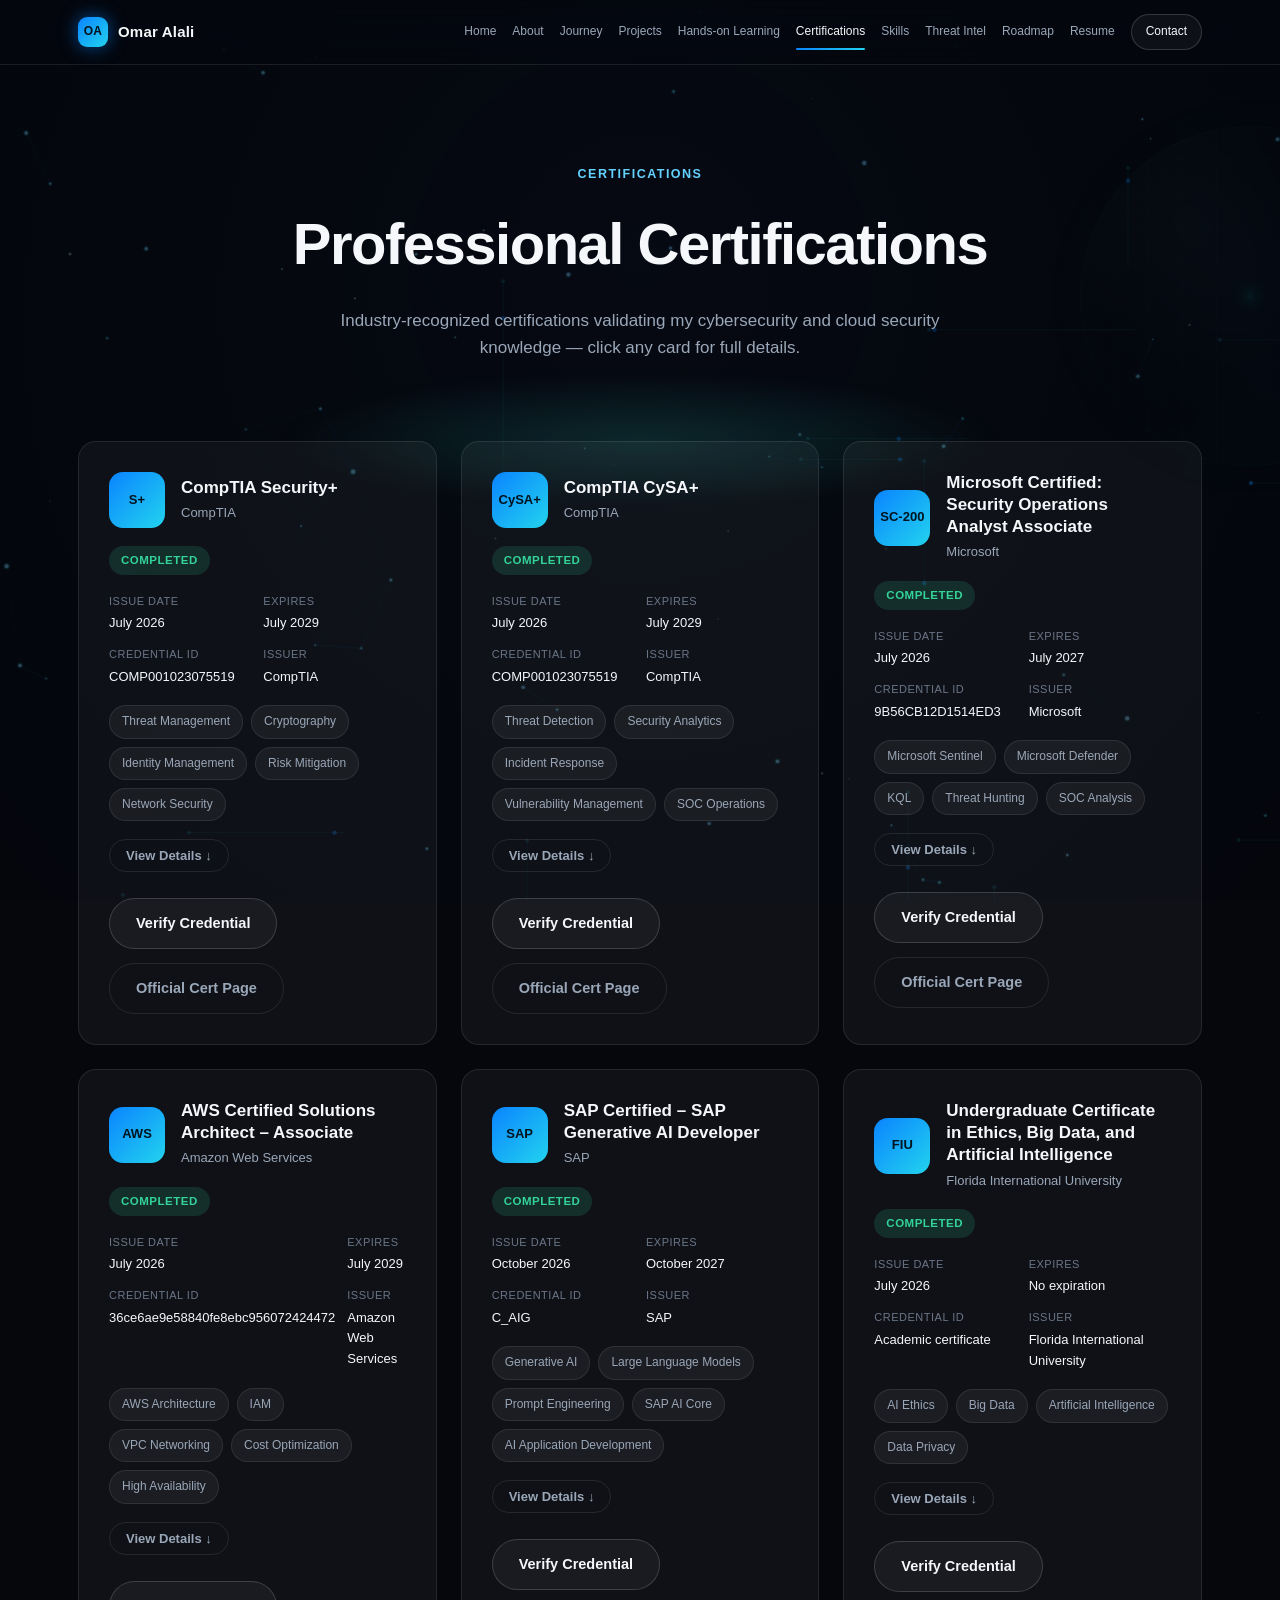
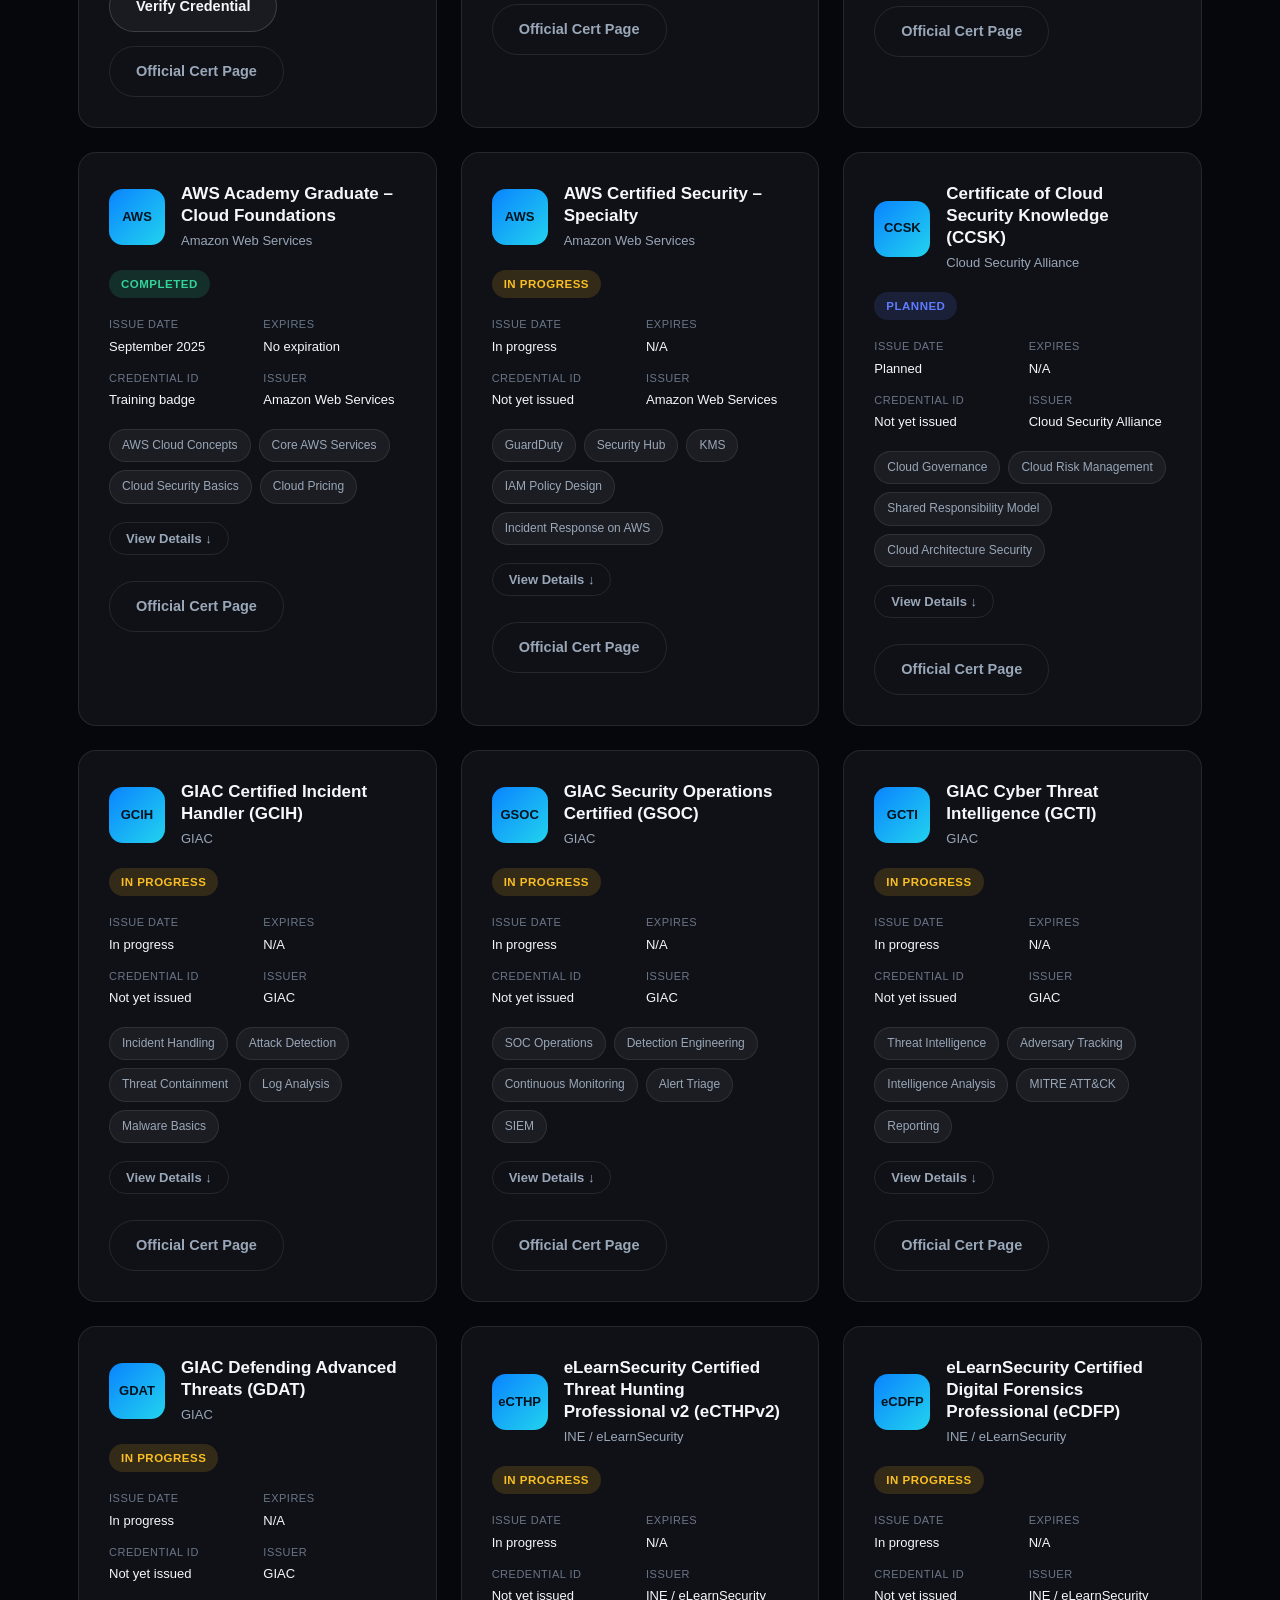
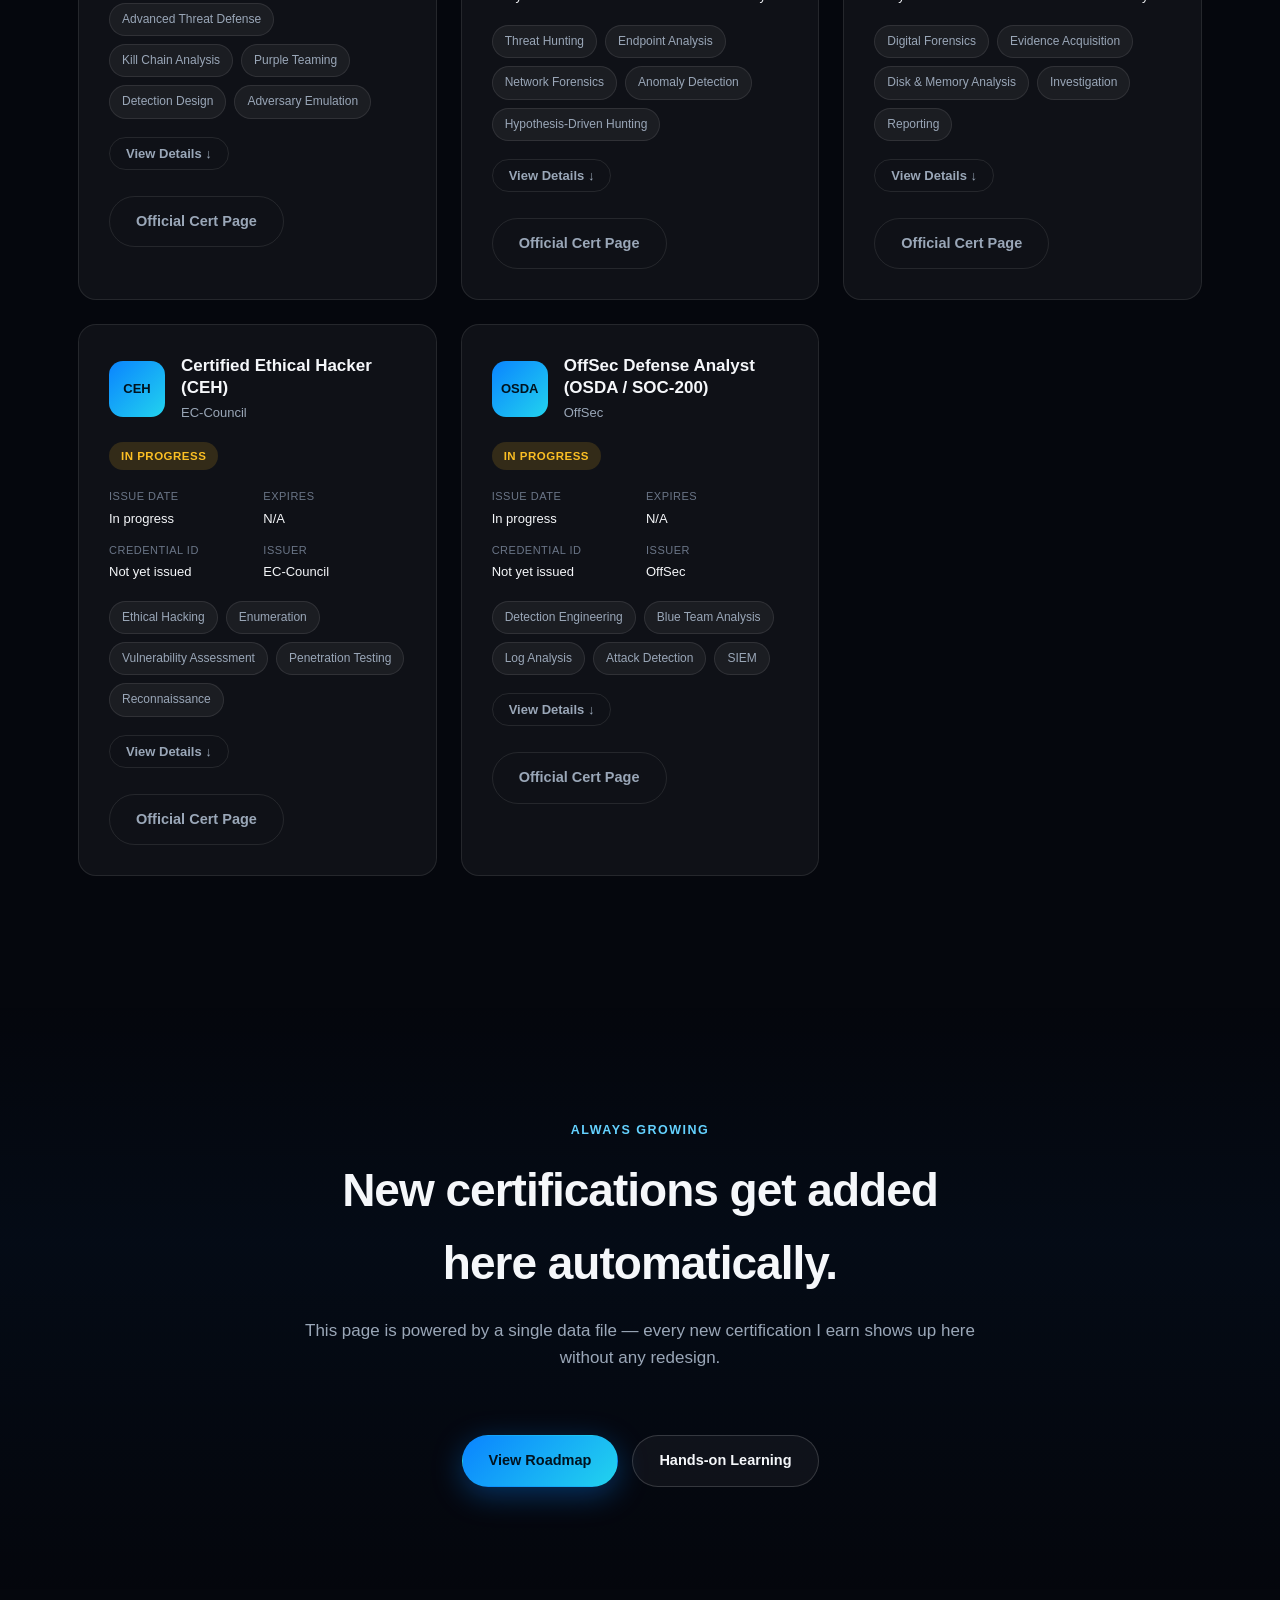
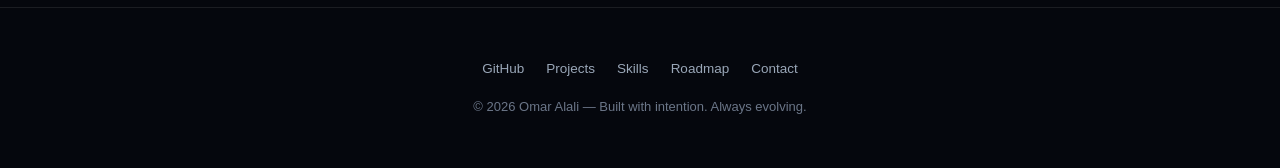
<file: certifications.html>
<!DOCTYPE html>
<html lang="en">
<head>
<meta charset="UTF-8">
<meta name="viewport" content="width=device-width, initial-scale=1.0">
<title>Certifications | Omar Alali</title>
<meta name="description" content="Professional certifications held and in progress by Omar Alali, including CompTIA Security+, CySA+, Microsoft SC-200, AWS, and SAP certifications.">
<link rel="stylesheet" href="css/style.css?v=30">
</head>
<body>
<div id="loader" class="loader" role="status" aria-label="Loading">
  <div class="loader-inner">
    <span class="loader-ring"></span>
    <span class="loader-ring"></span>
    <span class="loader-mark">OA</span>
  </div>
</div>
<canvas id="network-canvas"></canvas>

<nav class="navbar">
<div class="container">
<a href="index.html" class="brand"><span class="brand-mark">OA</span>Omar Alali</a>
<div class="nav-links">
<a href="index.html">Home</a>
<a href="about.html">About</a>
<a href="journey.html">Journey</a>
<a href="projects.html">Projects</a>
<a href="learning-platforms.html">Hands-on Learning</a>
<a href="certifications.html">Certifications</a>
<a href="skills.html">Skills</a>
<a href="threat-intel.html">Threat Intel</a>
<a href="roadmap.html">Roadmap</a>
<a href="resume.html">Resume</a>
<a href="contact.html" class="nav-cta">Contact</a>
</div>
<button class="nav-toggle" aria-label="Toggle menu"><svg class="nav-ico" xmlns="http://www.w3.org/2000/svg" width="24" height="24" viewBox="0 0 24 24" fill="none" stroke="currentColor" stroke-width="2" stroke-linecap="round" stroke-linejoin="round"><line x1="4" x2="20" y1="6" y2="6"/><line x1="4" x2="20" y1="12" y2="12"/><line x1="4" x2="20" y1="18" y2="18"/></svg></button>
</div>
</nav>
<div class="mobile-menu">
<a href="index.html">Home</a>
<a href="about.html">About</a>
<a href="journey.html">Journey</a>
<a href="projects.html">Projects</a>
<a href="learning-platforms.html">Hands-on Learning</a>
<a href="certifications.html">Certifications</a>
<a href="skills.html">Skills</a>
<a href="threat-intel.html">Threat Intel</a>
<a href="roadmap.html">Roadmap</a>
<a href="resume.html">Resume</a>
<a href="contact.html">Contact</a>
</div>

<main>

<section class="page-hero">
<div class="container">
<span class="kicker reveal">Certifications</span>
<h1 class="reveal">Professional Certifications</h1>
<p class="reveal">Industry-recognized certifications validating my cybersecurity and cloud security knowledge &mdash; click any card for full details.</p>
</div>
</section>

<section class="section" style="padding-top:10px;">
<div class="container">
<div class="grid grid-3 stagger" id="certGrid"></div>
</div>
</section>

<section class="section text-center section-alt">
<div class="container">
<div class="section-head reveal" style="margin-left:auto;margin-right:auto;">
<span class="kicker">Always Growing</span>
<h2>New certifications get added here automatically.</h2>
<p>This page is powered by a single data file &mdash; every new certification I earn shows up here without any redesign.</p>
</div>
<div class="btn-row reveal" style="justify-content:center;">
<a class="btn btn-primary" href="roadmap.html">View Roadmap</a>
<a class="btn btn-secondary" href="learning-platforms.html">Hands-on Learning</a>
</div>
</div>
</section>

</main>

<footer>
<div class="container">
<div class="footer-links">
<a href="https://github.com/OmarAlali966" target="_blank" rel="noopener">GitHub</a>
<a href="projects.html">Projects</a>
<a href="skills.html">Skills</a>
<a href="roadmap.html">Roadmap</a>
<a href="contact.html">Contact</a>
</div>
<div>&copy; 2026 Omar Alali &mdash; Built with intention. Always evolving.</div>
</div>
</footer>

<script src="js/data/config.js"></script>
<script src="js/data/certifications.js?v=3"></script>
<script src="js/data/timeline.js"></script>
<script src="js/data/projects.js"></script>
<script src="js/data/skills.js"></script>
<script src="js/data/learning-platforms.js?v=3"></script>
<script src="js/data/roadmap.js"></script>
<script src="js/main.js?v=3"></script>
</body>
</html>
</file>
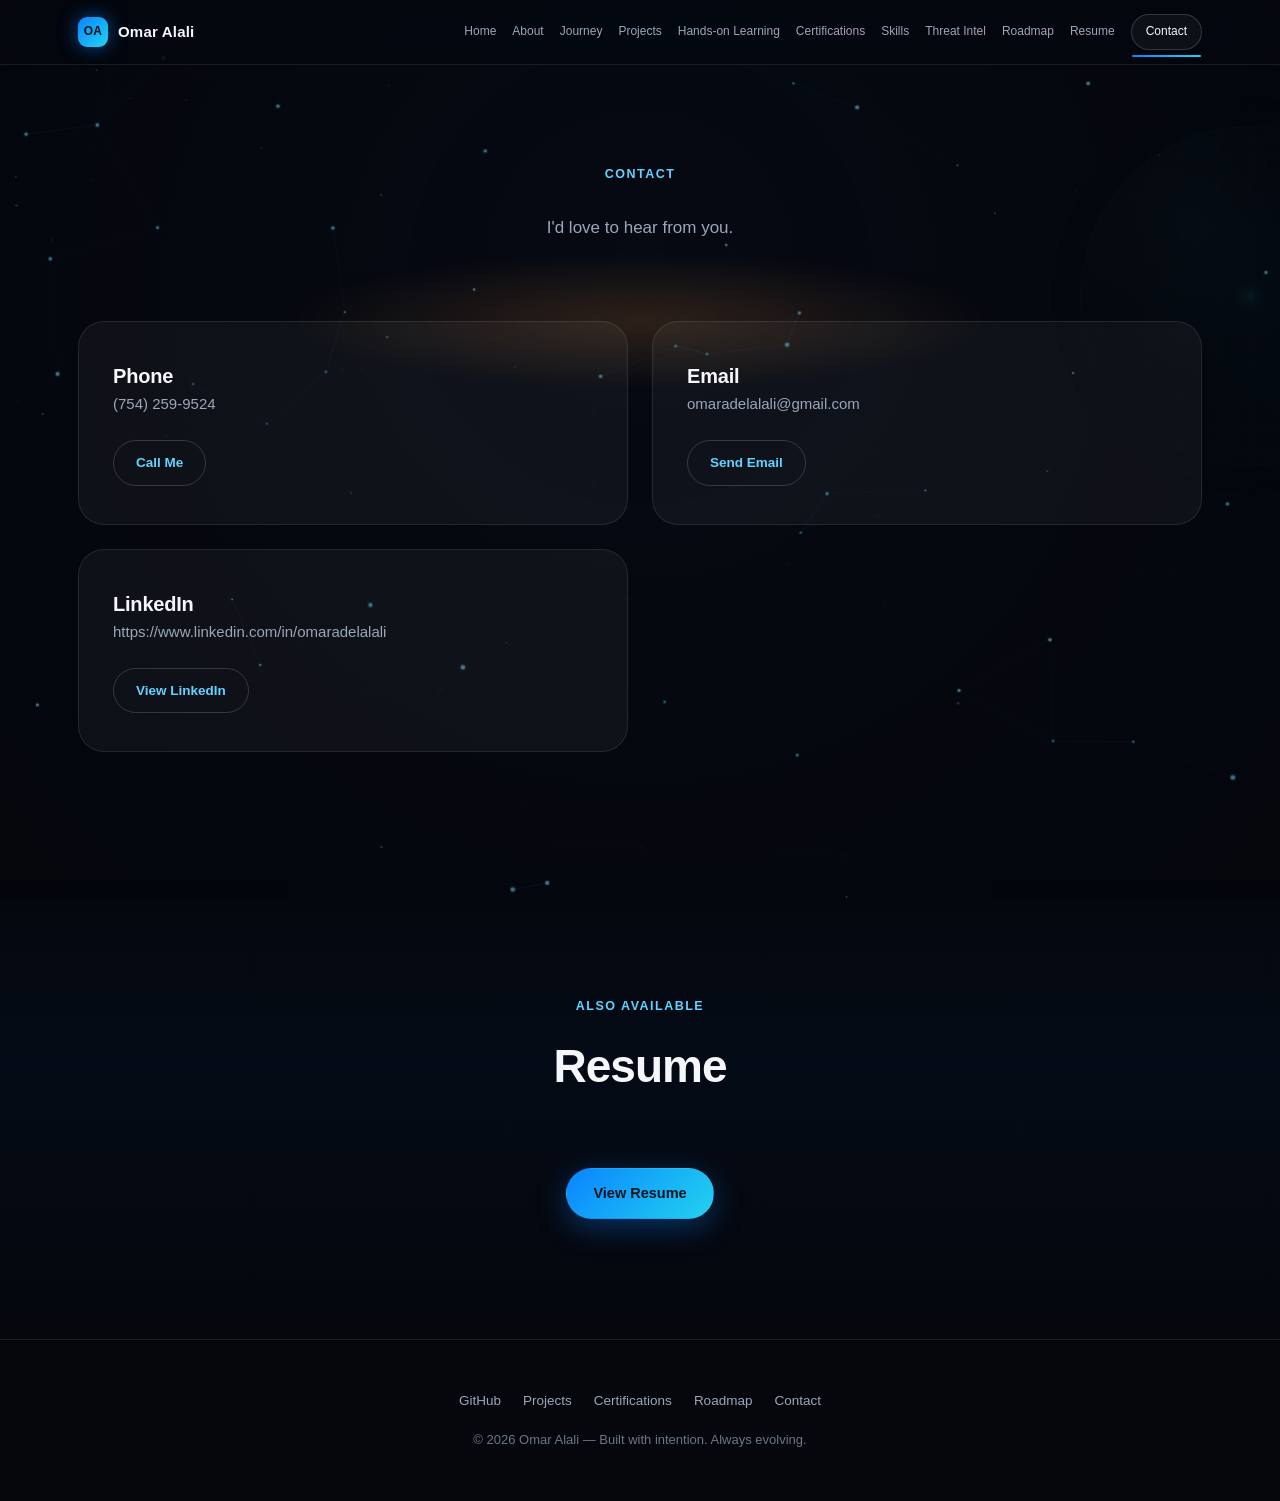
<file: contact.html>
<!DOCTYPE html>
<html lang="en">
<head>
<meta charset="UTF-8">
<meta name="viewport" content="width=device-width, initial-scale=1.0">
<title>Contact | Omar Alali</title>
<meta name="description" content="Get in touch with Omar Alali &mdash; GitHub, LinkedIn, and email.">
<link rel="stylesheet" href="css/style.css?v=30">
</head>
<body>
<div id="loader" class="loader" role="status" aria-label="Loading">
  <div class="loader-inner">
    <span class="loader-ring"></span>
    <span class="loader-ring"></span>
    <span class="loader-mark">OA</span>
  </div>
</div>
<canvas id="network-canvas"></canvas>

<nav class="navbar">
<div class="container">
<a href="index.html" class="brand"><span class="brand-mark">OA</span>Omar Alali</a>
<div class="nav-links">
<a href="index.html">Home</a>
<a href="about.html">About</a>
<a href="journey.html">Journey</a>
<a href="projects.html">Projects</a>
<a href="learning-platforms.html">Hands-on Learning</a>
<a href="certifications.html">Certifications</a>
<a href="skills.html">Skills</a>
<a href="threat-intel.html">Threat Intel</a>
<a href="roadmap.html">Roadmap</a>
<a href="resume.html">Resume</a>
<a href="contact.html" class="nav-cta">Contact</a>
</div>
<button class="nav-toggle" aria-label="Toggle menu"><svg class="nav-ico" xmlns="http://www.w3.org/2000/svg" width="24" height="24" viewBox="0 0 24 24" fill="none" stroke="currentColor" stroke-width="2" stroke-linecap="round" stroke-linejoin="round"><line x1="4" x2="20" y1="6" y2="6"/><line x1="4" x2="20" y1="12" y2="12"/><line x1="4" x2="20" y1="18" y2="18"/></svg></button>
</div>
</nav>
<div class="mobile-menu">
<a href="index.html">Home</a>
<a href="about.html">About</a>
<a href="journey.html">Journey</a>
<a href="projects.html">Projects</a>
<a href="learning-platforms.html">Hands-on Learning</a>
<a href="certifications.html">Certifications</a>
<a href="skills.html">Skills</a>
<a href="threat-intel.html">Threat Intel</a>
<a href="roadmap.html">Roadmap</a>
<a href="resume.html">Resume</a>
<a href="contact.html">Contact</a>
</div>

<main>

<section class="page-hero">
<div class="container">
<span class="kicker reveal">Contact</span>
<p class="reveal">I'd love to hear from you.</p>
</div>
</section>

<section class="section" style="padding-top:10px;">
<div class="container">
<div class="contact-grid" id="contactCards"></div>
</div>
</section>

<section class="section text-center section-alt">
<div class="container">
<div class="section-head reveal" style="margin-left:auto;margin-right:auto;">
<span class="kicker">Also Available</span>
<h2>Resume</h2>
</div>
<div class="btn-row reveal" style="justify-content:center;">
<a class="btn btn-primary" href="resume.html">View Resume</a>
</div>
</div>
</section>

</main>

<footer>
<div class="container">
<div class="footer-links">
<a href="https://github.com/OmarAlali966" target="_blank" rel="noopener">GitHub</a>
<a href="projects.html">Projects</a>
<a href="certifications.html">Certifications</a>
<a href="roadmap.html">Roadmap</a>
<a href="contact.html">Contact</a>
</div>
<div>&copy; 2026 Omar Alali &mdash; Built with intention. Always evolving.</div>
</div>
</footer>

<script src="js/data/config.js"></script>
<script src="js/data/certifications.js"></script>
<script src="js/data/timeline.js"></script>
<script src="js/data/projects.js"></script>
<script src="js/data/skills.js"></script>
<script src="js/data/learning-platforms.js?v=3"></script>
<script src="js/data/roadmap.js"></script>
<script src="js/main.js?v=3"></script>
</body>
</html>
</file>
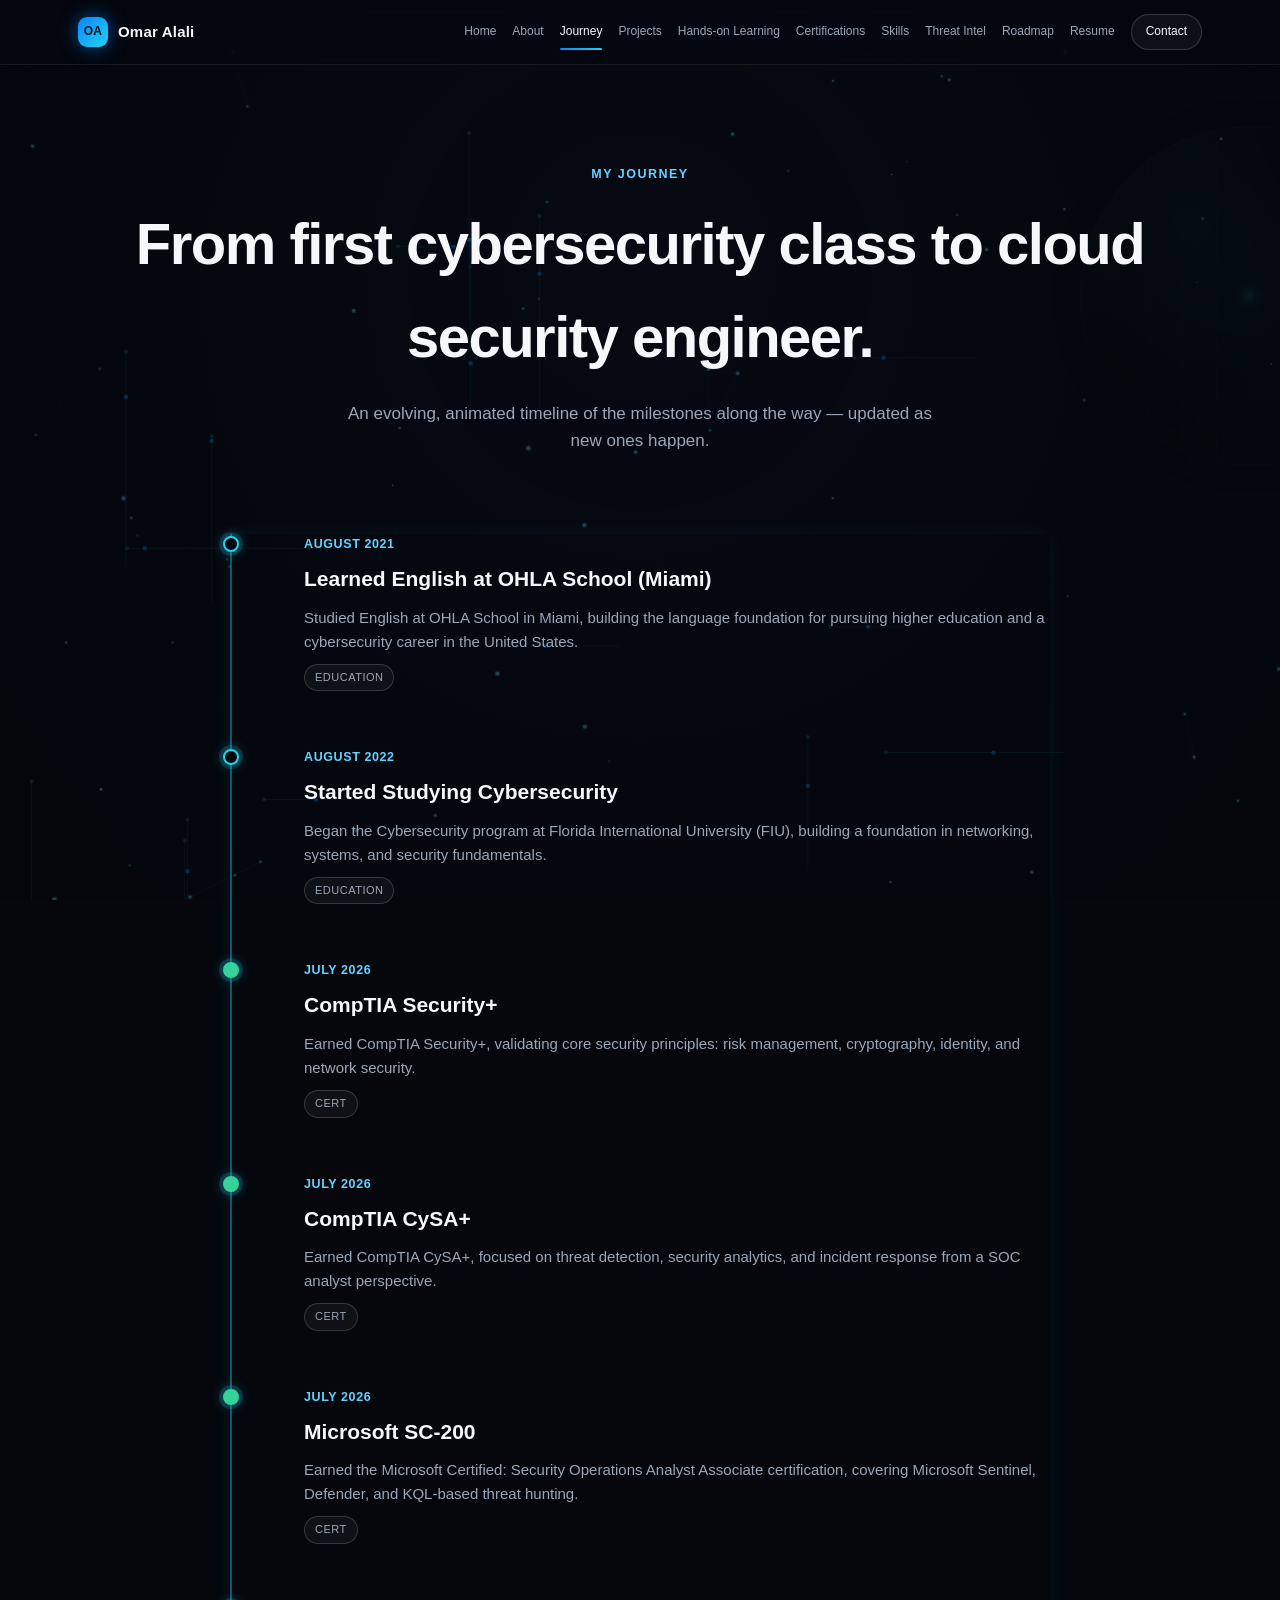
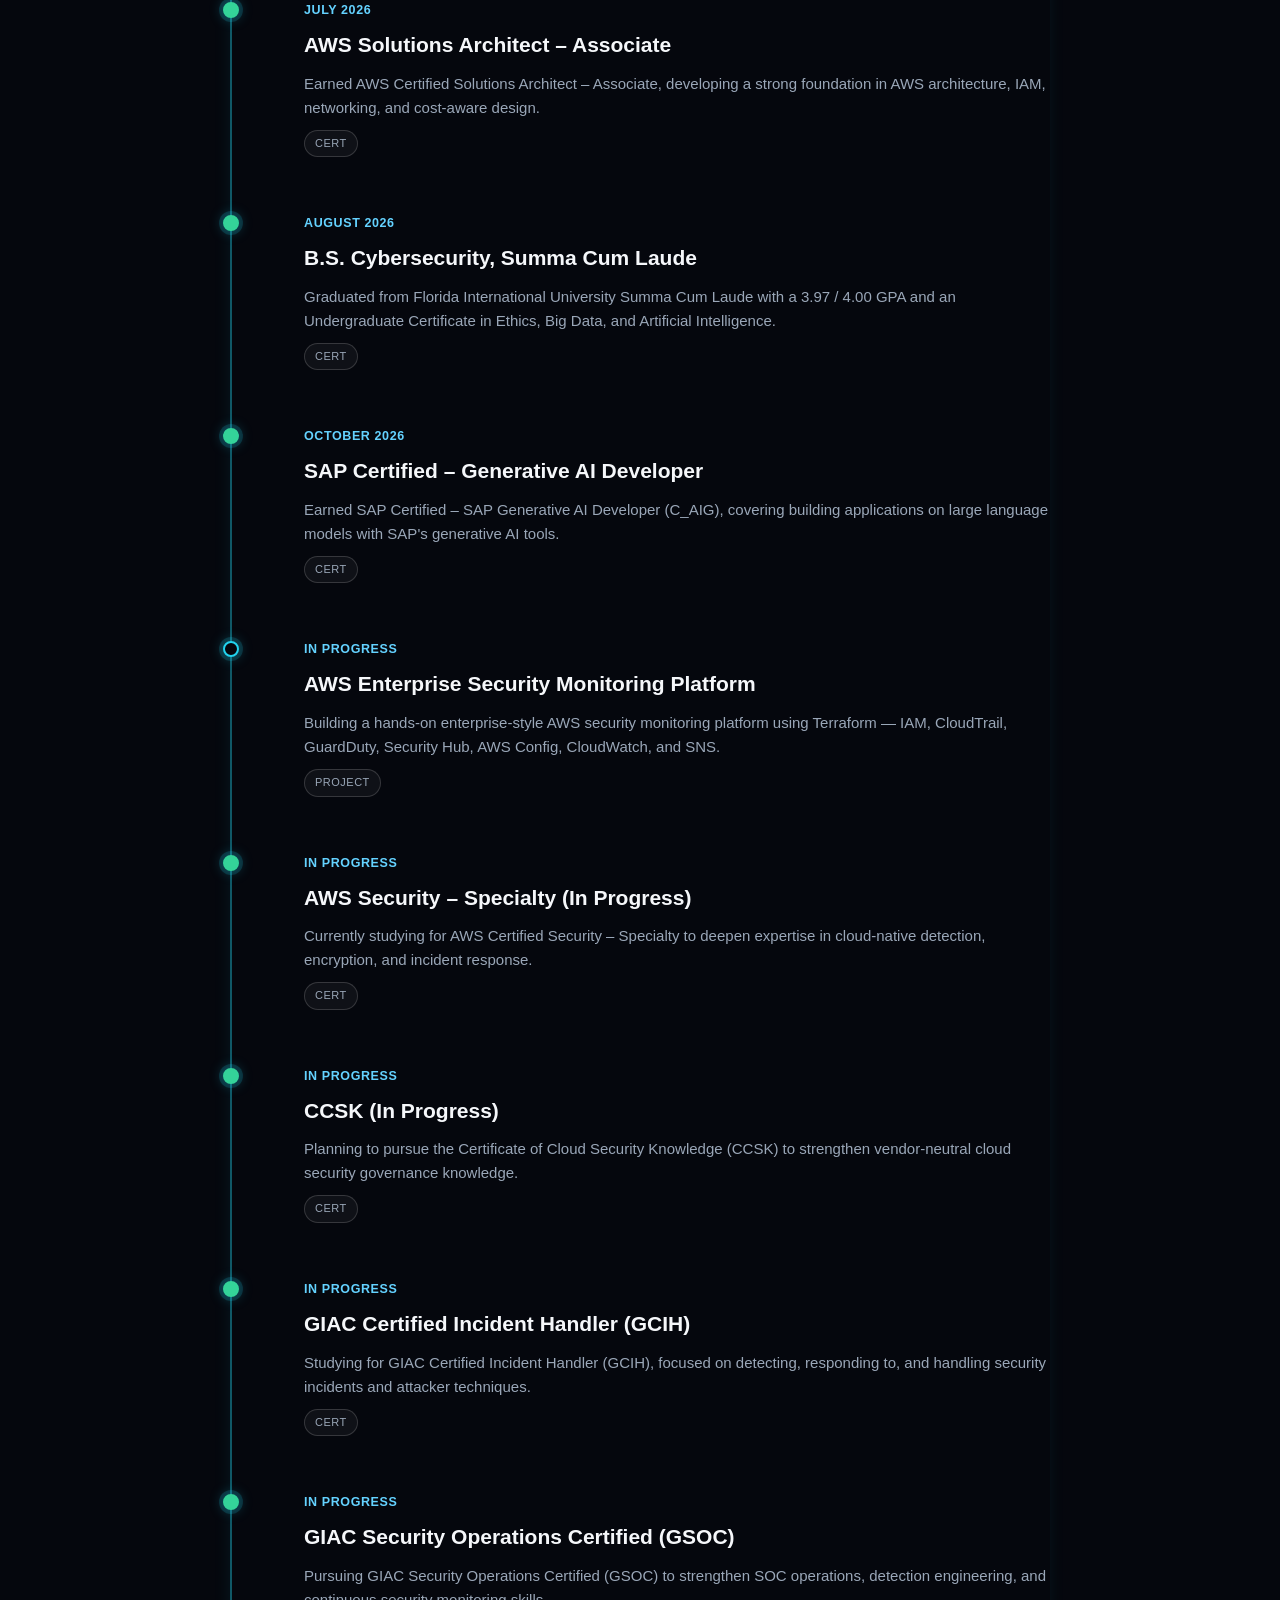
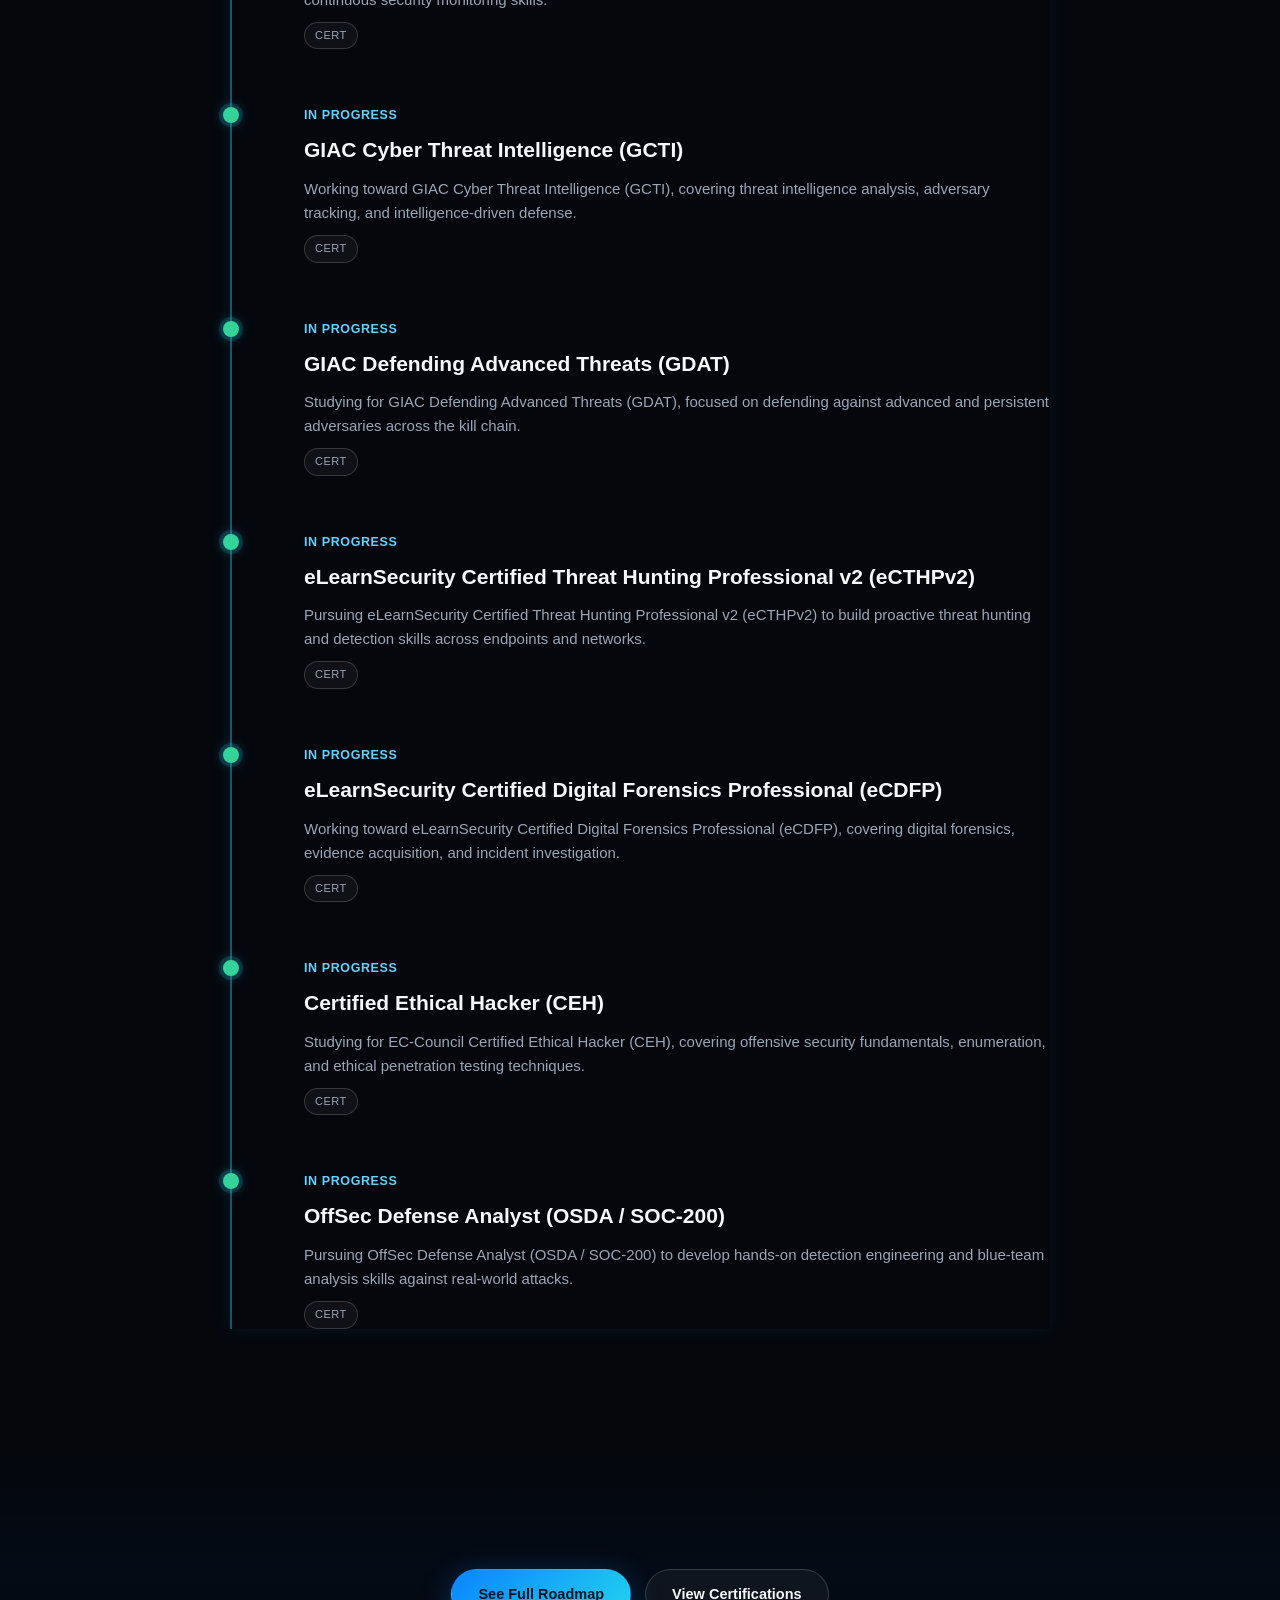
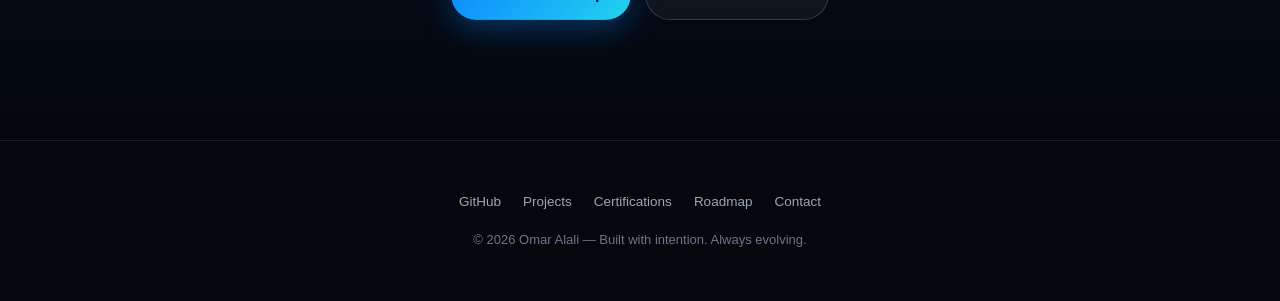
<file: journey.html>
<!DOCTYPE html>
<html lang="en">
<head>
<meta charset="UTF-8">
<meta name="viewport" content="width=device-width, initial-scale=1.0">
<title>Journey | Omar Alali</title>
<meta name="description" content="Omar Alali's cybersecurity journey &mdash; from FIU to cloud security certifications and hands-on projects.">
<link rel="stylesheet" href="css/style.css?v=30">
</head>
<body>
<div id="loader" class="loader" role="status" aria-label="Loading">
  <div class="loader-inner">
    <span class="loader-ring"></span>
    <span class="loader-ring"></span>
    <span class="loader-mark">OA</span>
  </div>
</div>
<canvas id="network-canvas"></canvas>

<nav class="navbar">
<div class="container">
<a href="index.html" class="brand"><span class="brand-mark">OA</span>Omar Alali</a>
<div class="nav-links">
<a href="index.html">Home</a>
<a href="about.html">About</a>
<a href="journey.html">Journey</a>
<a href="projects.html">Projects</a>
<a href="learning-platforms.html">Hands-on Learning</a>
<a href="certifications.html">Certifications</a>
<a href="skills.html">Skills</a>
<a href="threat-intel.html">Threat Intel</a>
<a href="roadmap.html">Roadmap</a>
<a href="resume.html">Resume</a>
<a href="contact.html" class="nav-cta">Contact</a>
</div>
<button class="nav-toggle" aria-label="Toggle menu"><svg class="nav-ico" xmlns="http://www.w3.org/2000/svg" width="24" height="24" viewBox="0 0 24 24" fill="none" stroke="currentColor" stroke-width="2" stroke-linecap="round" stroke-linejoin="round"><line x1="4" x2="20" y1="6" y2="6"/><line x1="4" x2="20" y1="12" y2="12"/><line x1="4" x2="20" y1="18" y2="18"/></svg></button>
</div>
</nav>
<div class="mobile-menu">
<a href="index.html">Home</a>
<a href="about.html">About</a>
<a href="journey.html">Journey</a>
<a href="projects.html">Projects</a>
<a href="learning-platforms.html">Hands-on Learning</a>
<a href="certifications.html">Certifications</a>
<a href="skills.html">Skills</a>
<a href="threat-intel.html">Threat Intel</a>
<a href="roadmap.html">Roadmap</a>
<a href="resume.html">Resume</a>
<a href="contact.html">Contact</a>
</div>

<main>

<section class="page-hero">
<div class="container">
<span class="kicker reveal">My Journey</span>
<h1 class="reveal">From first cybersecurity class to cloud security engineer.</h1>
<p class="reveal">An evolving, animated timeline of the milestones along the way &mdash; updated as new ones happen.</p>
</div>
</section>

<section class="section" style="padding-top:10px;">
<div class="container">
<div class="timeline" id="timelineList"></div>
</div>
</section>

<section class="section text-center section-alt">
<div class="container">
<div class="btn-row reveal" style="justify-content:center;">
<a class="btn btn-primary" href="roadmap.html">See Full Roadmap</a>
<a class="btn btn-secondary" href="certifications.html">View Certifications</a>
</div>
</div>
</section>

</main>

<footer>
<div class="container">
<div class="footer-links">
<a href="https://github.com/OmarAlali966" target="_blank" rel="noopener">GitHub</a>
<a href="projects.html">Projects</a>
<a href="certifications.html">Certifications</a>
<a href="roadmap.html">Roadmap</a>
<a href="contact.html">Contact</a>
</div>
<div>&copy; 2026 Omar Alali &mdash; Built with intention. Always evolving.</div>
</div>
</footer>

<script src="js/data/config.js"></script>
<script src="js/data/certifications.js"></script>
<script src="js/data/timeline.js?v=5"></script>
<script src="js/data/projects.js"></script>
<script src="js/data/skills.js"></script>
<script src="js/data/learning-platforms.js?v=3"></script>
<script src="js/data/roadmap.js"></script>
<script src="js/main.js?v=3"></script>
</body>
</html>
</file>
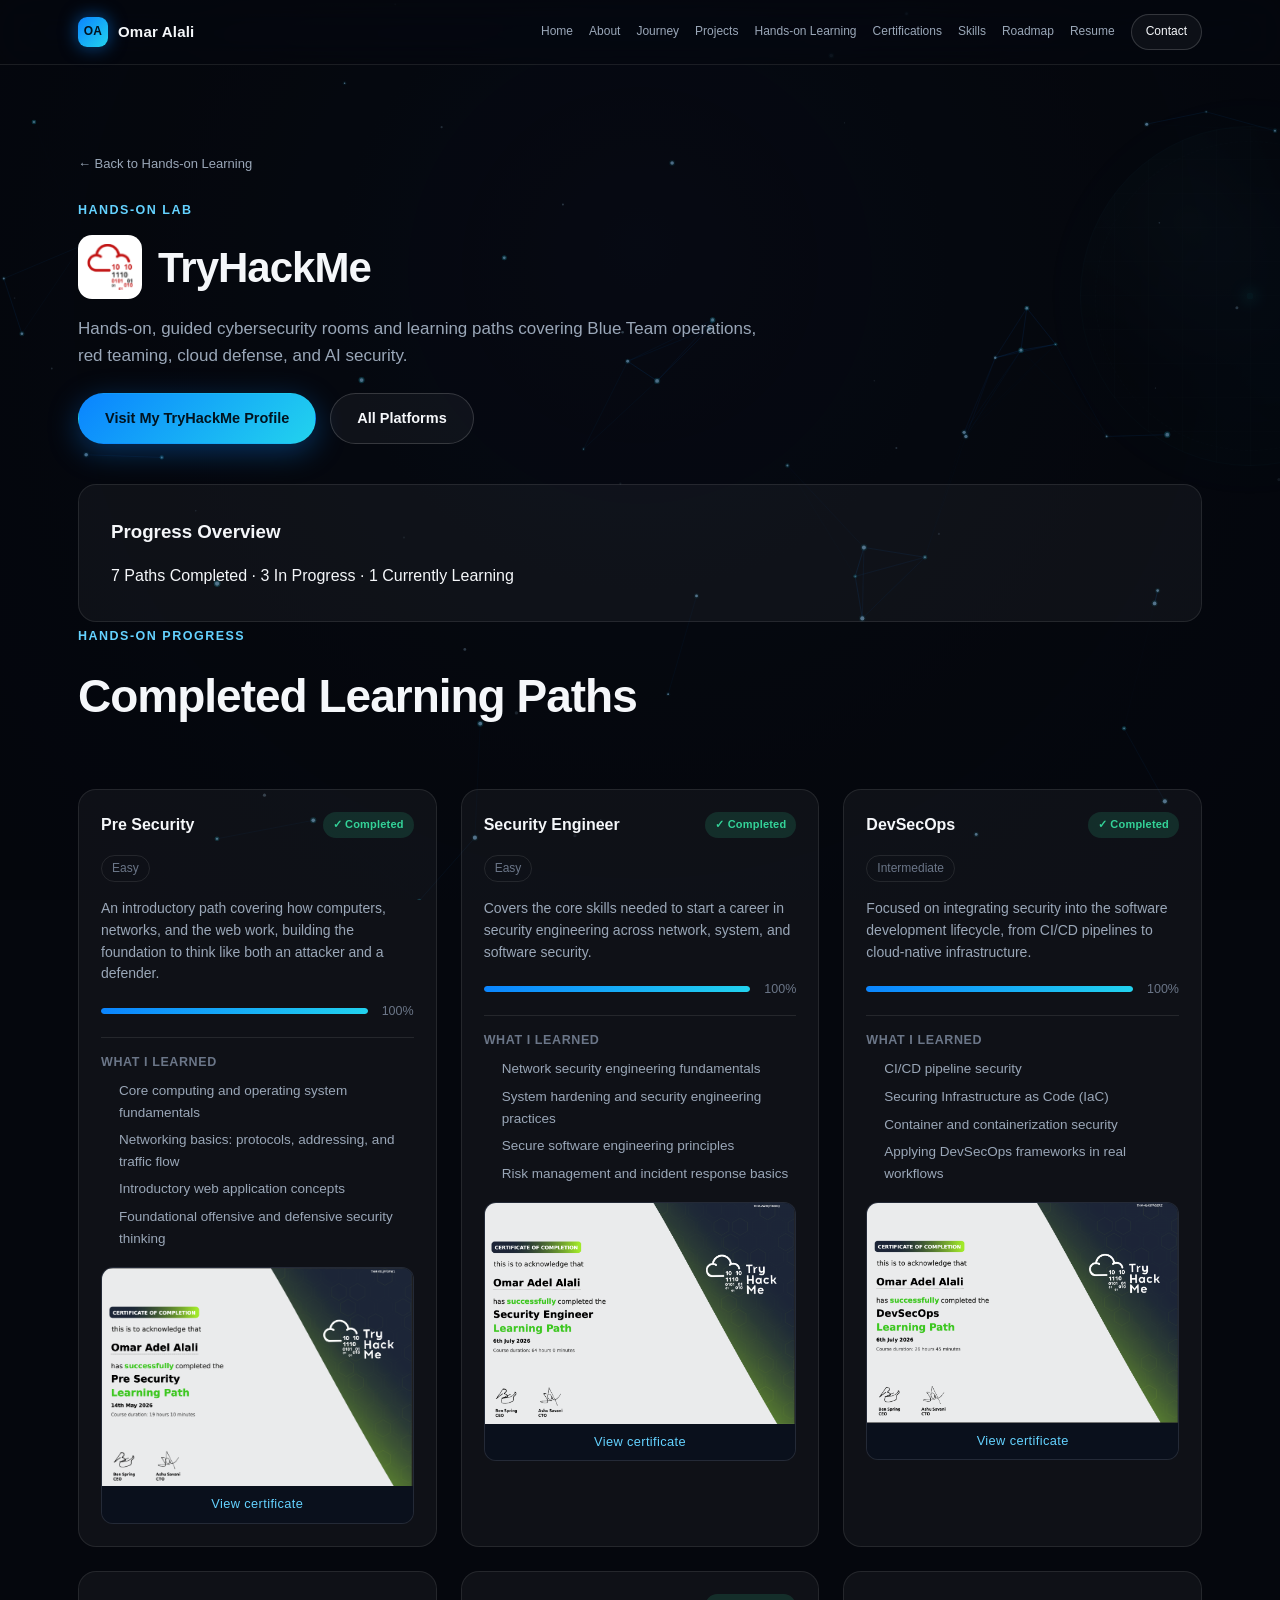
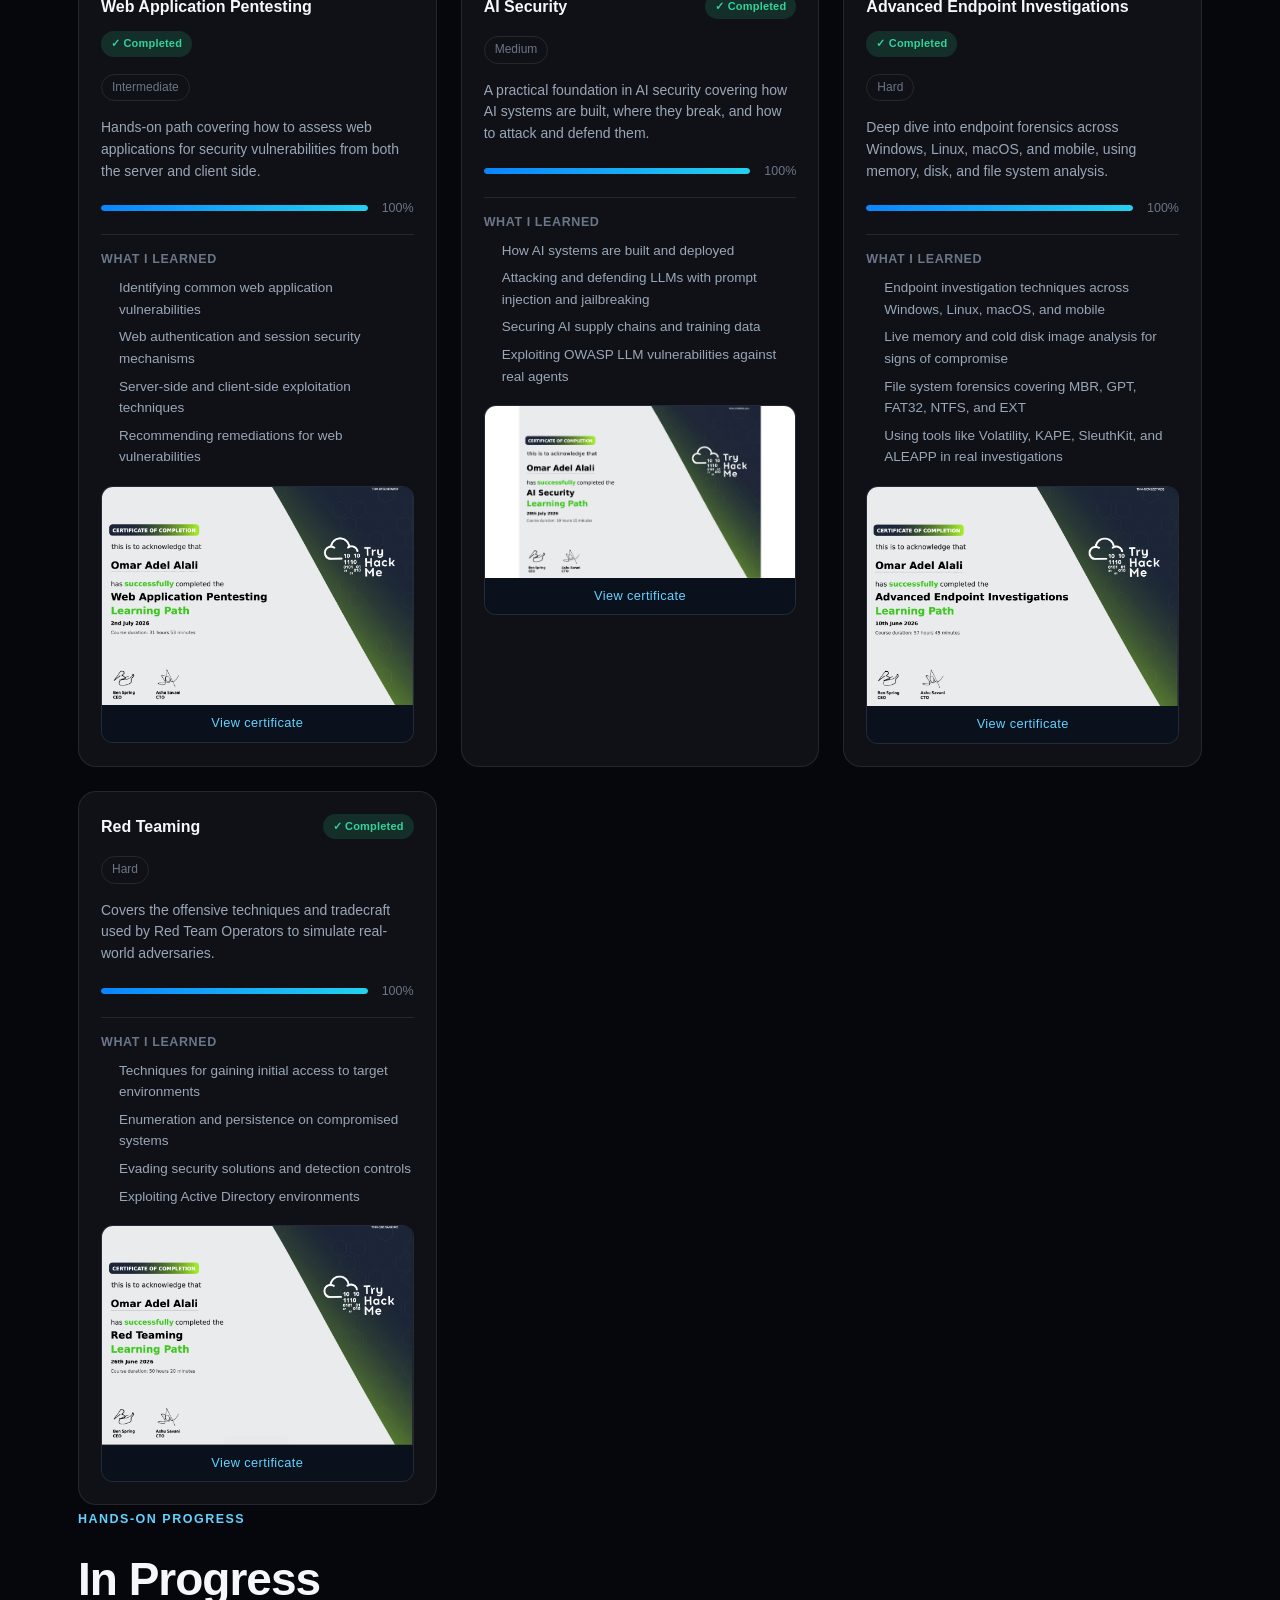
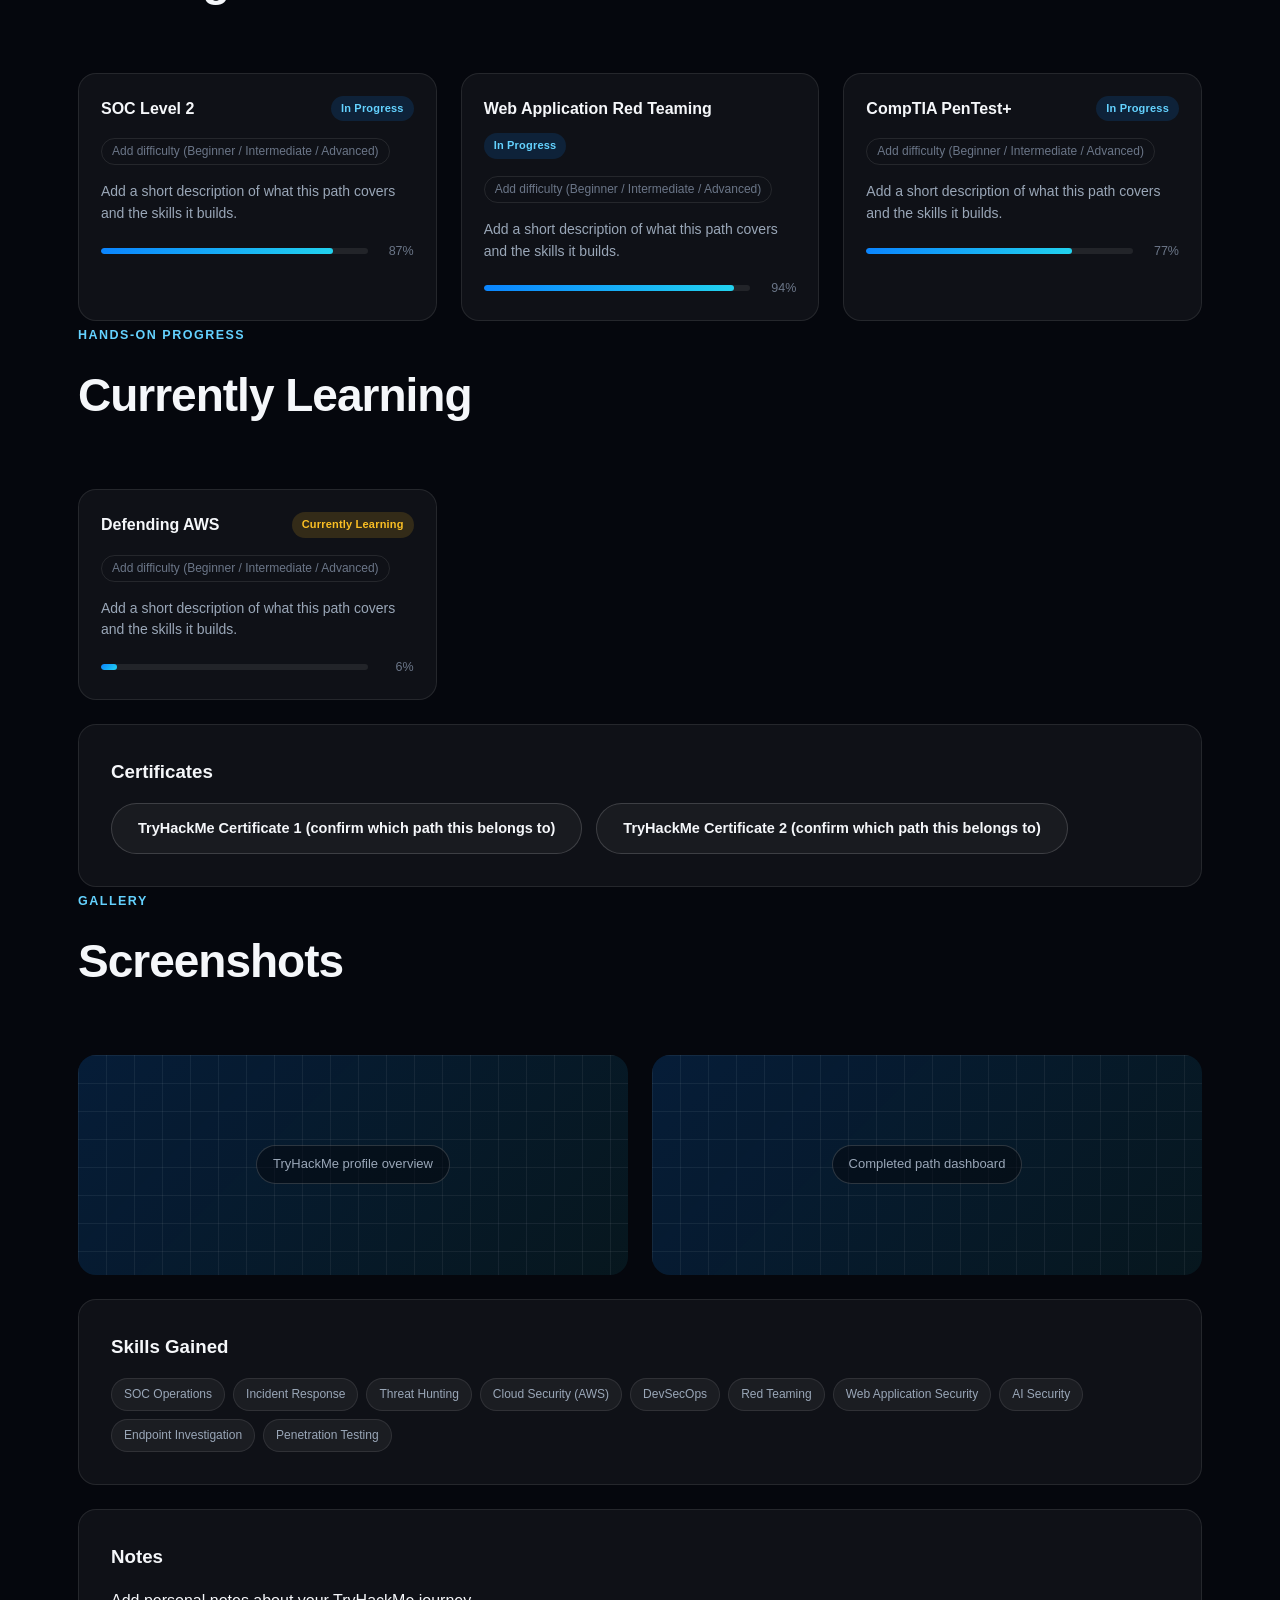
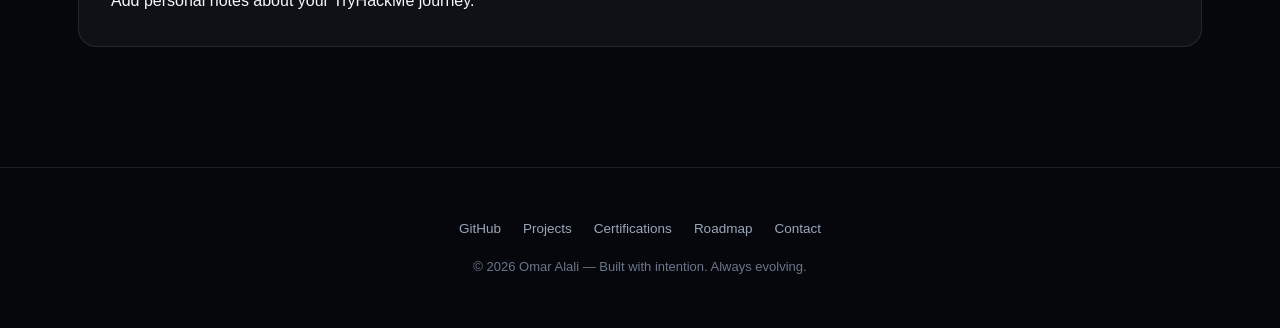
<file: learning-platform.html>
<!DOCTYPE html>
<html lang="en">
<head>
<meta charset="UTF-8">
<meta name="viewport" content="width=device-width, initial-scale=1.0">
<title>Learning Platform | Omar Alali</title>
<meta name="description" content="Learning platform detail page &mdash; Omar Alali.">
<link rel="stylesheet" href="css/style.css?v=30">
</head>
<body>
<canvas id="network-canvas"></canvas>

<nav class="navbar">
<div class="container">
<a href="index.html" class="brand"><span class="brand-mark">OA</span>Omar Alali</a>
<div class="nav-links">
<a href="index.html">Home</a>
<a href="about.html">About</a>
<a href="journey.html">Journey</a>
<a href="projects.html">Projects</a>
<a href="learning-platforms.html">Hands-on Learning</a>
<a href="certifications.html">Certifications</a>
<a href="skills.html">Skills</a>
<a href="roadmap.html">Roadmap</a>
<a href="resume.html">Resume</a>
<a href="contact.html" class="nav-cta">Contact</a>
</div>
<button class="nav-toggle" aria-label="Toggle menu"><svg class="nav-ico" xmlns="http://www.w3.org/2000/svg" width="24" height="24" viewBox="0 0 24 24" fill="none" stroke="currentColor" stroke-width="2" stroke-linecap="round" stroke-linejoin="round"><line x1="4" x2="20" y1="6" y2="6"/><line x1="4" x2="20" y1="12" y2="12"/><line x1="4" x2="20" y1="18" y2="18"/></svg></button>
</div>
</nav>
<div class="mobile-menu">
<a href="index.html">Home</a>
<a href="about.html">About</a>
<a href="journey.html">Journey</a>
<a href="projects.html">Projects</a>
<a href="learning-platforms.html">Hands-on Learning</a>
<a href="certifications.html">Certifications</a>
<a href="skills.html">Skills</a>
<a href="roadmap.html">Roadmap</a>
<a href="resume.html">Resume</a>
<a href="contact.html">Contact</a>
</div>

<main>
<section class="section" style="padding-top:150px;">
<div class="container">
<a href="learning-platforms.html" class="btn-ghost" style="font-size:13px;">&larr; Back to Hands-on Learning</a>
<div id="learningPlatformDetail" class="mt-24"></div>
</div>
</section>
</main>

<footer>
<div class="container">
<div class="footer-links">
<a href="https://github.com/OmarAlali966" target="_blank" rel="noopener">GitHub</a>
<a href="projects.html">Projects</a>
<a href="certifications.html">Certifications</a>
<a href="roadmap.html">Roadmap</a>
<a href="contact.html">Contact</a>
</div>
<div>&copy; 2026 Omar Alali &mdash; Built with intention. Always evolving.</div>
</div>
</footer>

<script src="js/data/config.js"></script>
<script src="js/data/certifications.js"></script>
<script src="js/data/timeline.js"></script>
<script src="js/data/projects.js"></script>
<script src="js/data/skills.js"></script>
<script src="js/data/learning-platforms.js?v=4"></script>
<script src="js/data/roadmap.js"></script>
<script src="js/main.js?v=5"></script>
</body>
</html>
</file>
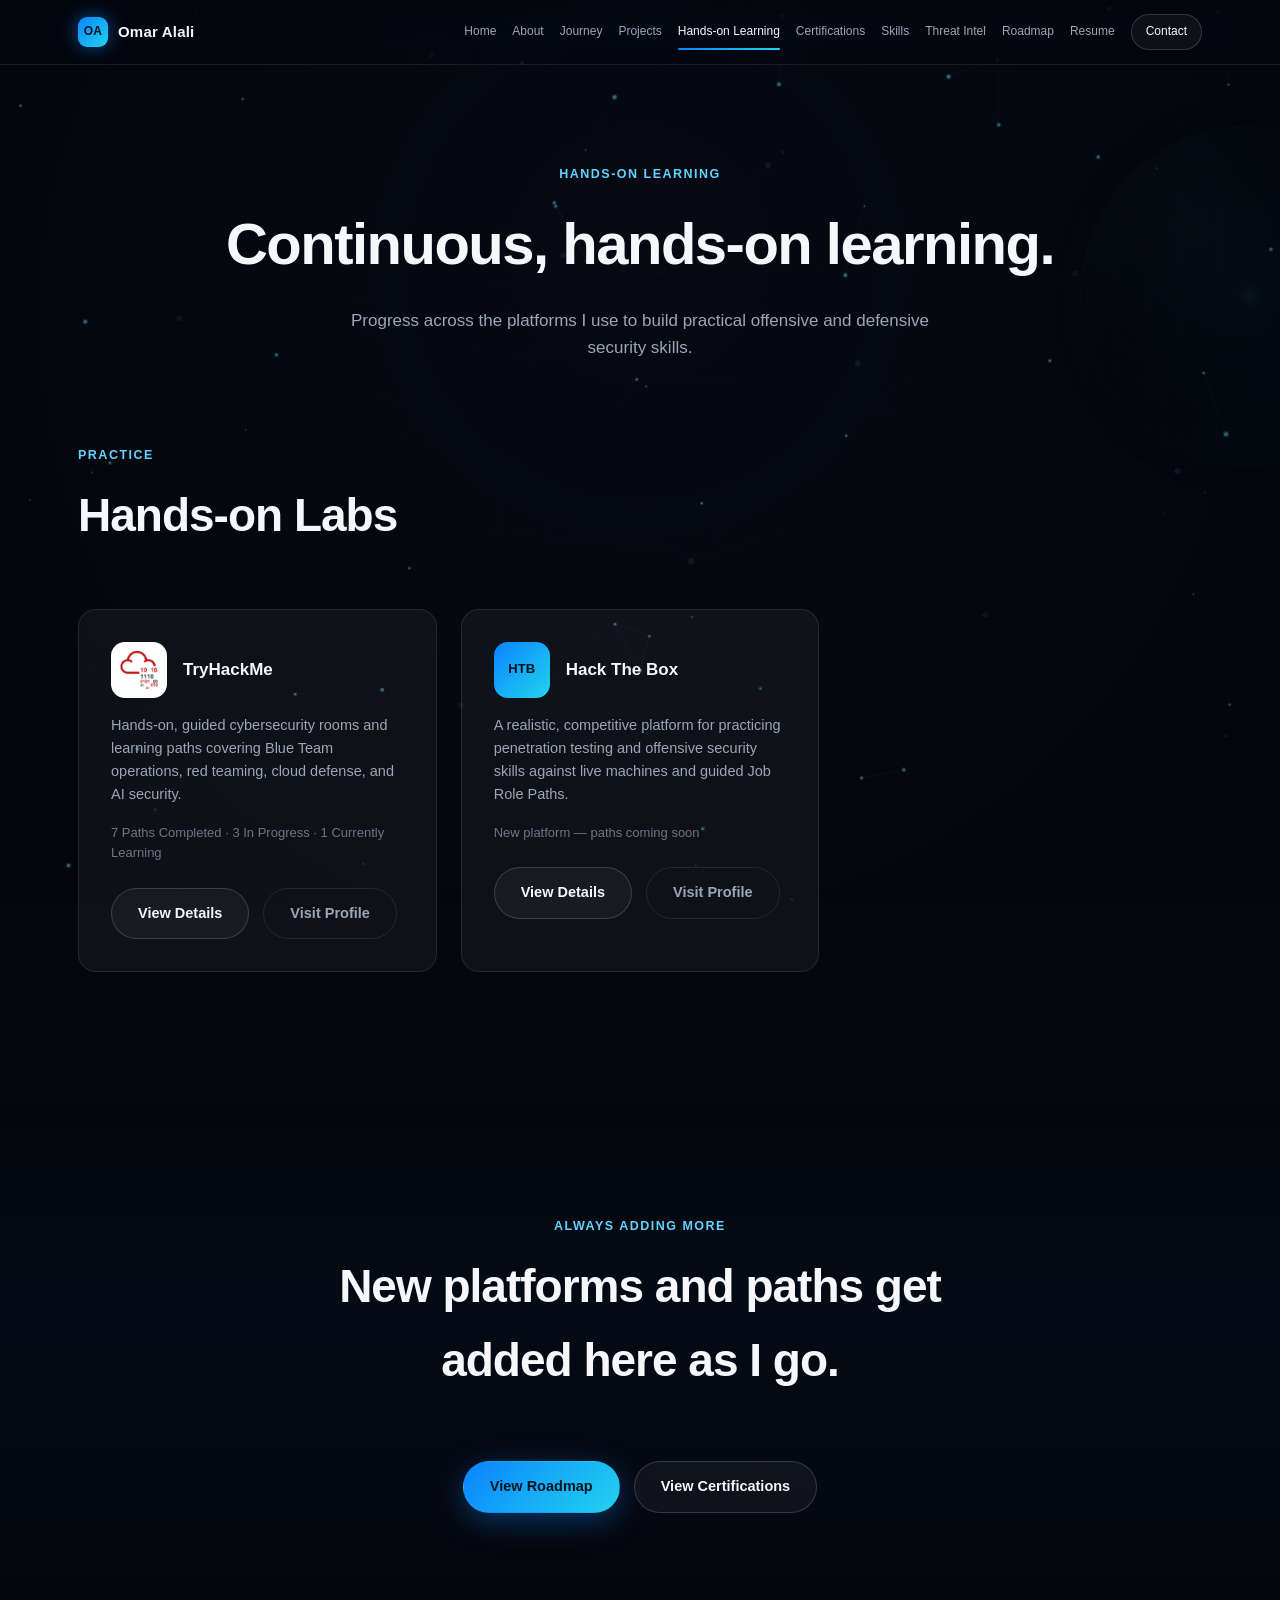
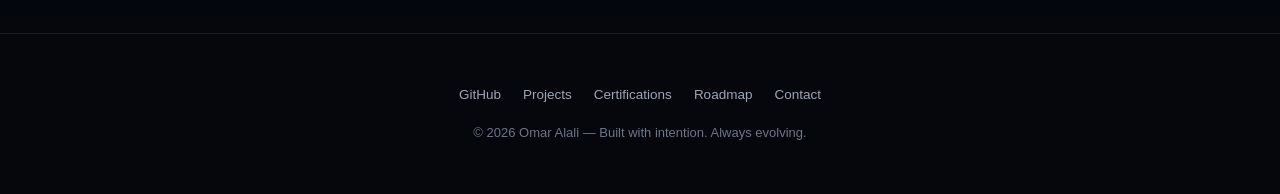
<file: learning-platforms.html>
<!DOCTYPE html>
<html lang="en">
<head>
<meta charset="UTF-8">
<meta name="viewport" content="width=device-width, initial-scale=1.0">
<title>Hands-on Learning | Omar Alali</title>
<meta name="description" content="Omar Alali's hands-on learning progress on TryHackMe and Hack The Box.">
<link rel="stylesheet" href="css/style.css?v=30">
</head>
<body>
<div id="loader" class="loader" role="status" aria-label="Loading">
  <div class="loader-inner">
    <span class="loader-ring"></span>
    <span class="loader-ring"></span>
    <span class="loader-mark">OA</span>
  </div>
</div>
<canvas id="network-canvas"></canvas>

<nav class="navbar">
<div class="container">
<a href="index.html" class="brand"><span class="brand-mark">OA</span>Omar Alali</a>
<div class="nav-links">
<a href="index.html">Home</a>
<a href="about.html">About</a>
<a href="journey.html">Journey</a>
<a href="projects.html">Projects</a>
<a href="learning-platforms.html">Hands-on Learning</a>
<a href="certifications.html">Certifications</a>
<a href="skills.html">Skills</a>
<a href="threat-intel.html">Threat Intel</a>
<a href="roadmap.html">Roadmap</a>
<a href="resume.html">Resume</a>
<a href="contact.html" class="nav-cta">Contact</a>
</div>
<button class="nav-toggle" aria-label="Toggle menu"><svg class="nav-ico" xmlns="http://www.w3.org/2000/svg" width="24" height="24" viewBox="0 0 24 24" fill="none" stroke="currentColor" stroke-width="2" stroke-linecap="round" stroke-linejoin="round"><line x1="4" x2="20" y1="6" y2="6"/><line x1="4" x2="20" y1="12" y2="12"/><line x1="4" x2="20" y1="18" y2="18"/></svg></button>
</div>
</nav>
<div class="mobile-menu">
<a href="index.html">Home</a>
<a href="about.html">About</a>
<a href="journey.html">Journey</a>
<a href="projects.html">Projects</a>
<a href="learning-platforms.html">Hands-on Learning</a>
<a href="certifications.html">Certifications</a>
<a href="skills.html">Skills</a>
<a href="threat-intel.html">Threat Intel</a>
<a href="roadmap.html">Roadmap</a>
<a href="resume.html">Resume</a>
<a href="contact.html">Contact</a>
</div>

<main>

<section class="page-hero">
<div class="container">
<span class="kicker reveal">Hands-on Learning</span>
<h1 class="reveal">Continuous, hands-on learning.</h1>
<p class="reveal">Progress across the platforms I use to build practical offensive and defensive security skills.</p>
</div>
</section>

<section class="section" style="padding-top:10px;">
<div class="container">
<div class="section-head left reveal">
  <span class="kicker">Practice</span>
  <h2>Hands-on Labs</h2>
</div>
<div class="grid grid-3" id="learningPlatformsGrid"></div>
</div>
</section>

<section class="section text-center section-alt">
<div class="container">
<div class="section-head reveal" style="margin-left:auto;margin-right:auto;">
<span class="kicker">Always Adding More</span>
<h2>New platforms and paths get added here as I go.</h2>
</div>
<div class="btn-row reveal" style="justify-content:center;">
<a class="btn btn-primary" href="roadmap.html">View Roadmap</a>
<a class="btn btn-secondary" href="certifications.html">View Certifications</a>
</div>
</div>
</section>

</main>

<footer>
<div class="container">
<div class="footer-links">
<a href="https://github.com/OmarAlali966" target="_blank" rel="noopener">GitHub</a>
<a href="projects.html">Projects</a>
<a href="certifications.html">Certifications</a>
<a href="roadmap.html">Roadmap</a>
<a href="contact.html">Contact</a>
</div>
<div>&copy; 2026 Omar Alali &mdash; Built with intention. Always evolving.</div>
</div>
</footer>

<script src="js/data/config.js"></script>
<script src="js/data/certifications.js"></script>
<script src="js/data/timeline.js"></script>
<script src="js/data/projects.js"></script>
<script src="js/data/skills.js"></script>
<script src="js/data/learning-platforms.js?v=4"></script>
<script src="js/data/roadmap.js"></script>
<script src="js/main.js?v=5"></script>
</body>
</html>
</file>
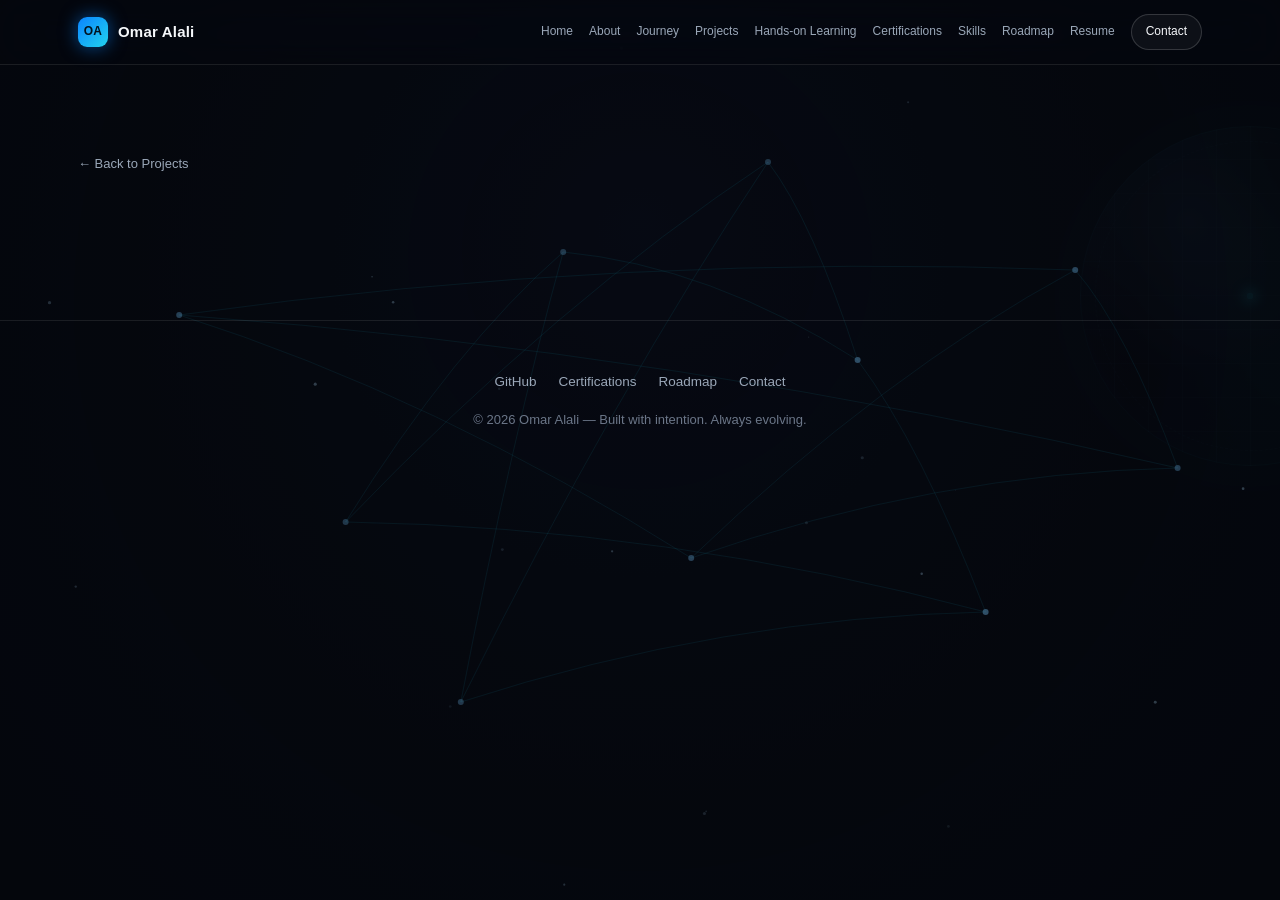
<file: project-aws-security.html>
<!DOCTYPE html>
<html lang="en">
<head>
<meta charset="UTF-8">
<meta name="viewport" content="width=device-width, initial-scale=1.0">
<title>AWS Enterprise Security Monitoring Platform | Omar Alali</title>
<meta name="description" content="Case study: AWS Enterprise Security Monitoring Platform built with Terraform by Omar Alali.">
<link rel="stylesheet" href="css/style.css?v=30">
</head>
<body>
<canvas id="network-canvas"></canvas>

<nav class="navbar">
<div class="container">
<a href="index.html" class="brand"><span class="brand-mark">OA</span>Omar Alali</a>
<div class="nav-links">
<a href="index.html">Home</a>
<a href="about.html">About</a>
<a href="journey.html">Journey</a>
<a href="projects.html">Projects</a>
<a href="learning-platforms.html">Hands-on Learning</a>
<a href="certifications.html">Certifications</a>
<a href="skills.html">Skills</a>
<a href="roadmap.html">Roadmap</a>
<a href="resume.html">Resume</a>
<a href="contact.html" class="nav-cta">Contact</a>
</div>
<button class="nav-toggle" aria-label="Toggle menu"><svg class="nav-ico" xmlns="http://www.w3.org/2000/svg" width="24" height="24" viewBox="0 0 24 24" fill="none" stroke="currentColor" stroke-width="2" stroke-linecap="round" stroke-linejoin="round"><line x1="4" x2="20" y1="6" y2="6"/><line x1="4" x2="20" y1="12" y2="12"/><line x1="4" x2="20" y1="18" y2="18"/></svg></button>
</div>
</nav>
<div class="mobile-menu">
<a href="index.html">Home</a>
<a href="about.html">About</a>
<a href="journey.html">Journey</a>
<a href="projects.html">Projects</a>
<a href="learning-platforms.html">Hands-on Learning</a>
<a href="certifications.html">Certifications</a>
<a href="skills.html">Skills</a>
<a href="roadmap.html">Roadmap</a>
<a href="resume.html">Resume</a>
<a href="contact.html">Contact</a>
</div>

<main>
<section class="section" style="padding-top:150px;">
<div class="container">
<a href="projects.html" class="btn-ghost" style="font-size:13px;">&larr; Back to Projects</a>
<div id="projectDetail" class="mt-24" data-project-id="aws-enterprise-security-monitoring-platform"></div>
</div>
</section>
</main>

<footer>
<div class="container">
<div class="footer-links">
<a href="https://github.com/OmarAlali966" target="_blank" rel="noopener">GitHub</a>
<a href="certifications.html">Certifications</a>
<a href="roadmap.html">Roadmap</a>
<a href="contact.html">Contact</a>
</div>
<div>&copy; 2026 Omar Alali &mdash; Built with intention. Always evolving.</div>
</div>
</footer>

<script src="js/data/config.js"></script>
<script src="js/data/certifications.js"></script>
<script src="js/data/timeline.js"></script>
<script src="js/data/projects.js"></script>
<script src="js/data/skills.js"></script>
<script src="js/data/learning-platforms.js?v=3"></script>
<script src="js/data/roadmap.js"></script>
<script src="js/main.js?v=3"></script>
</body>
</html>
</file>
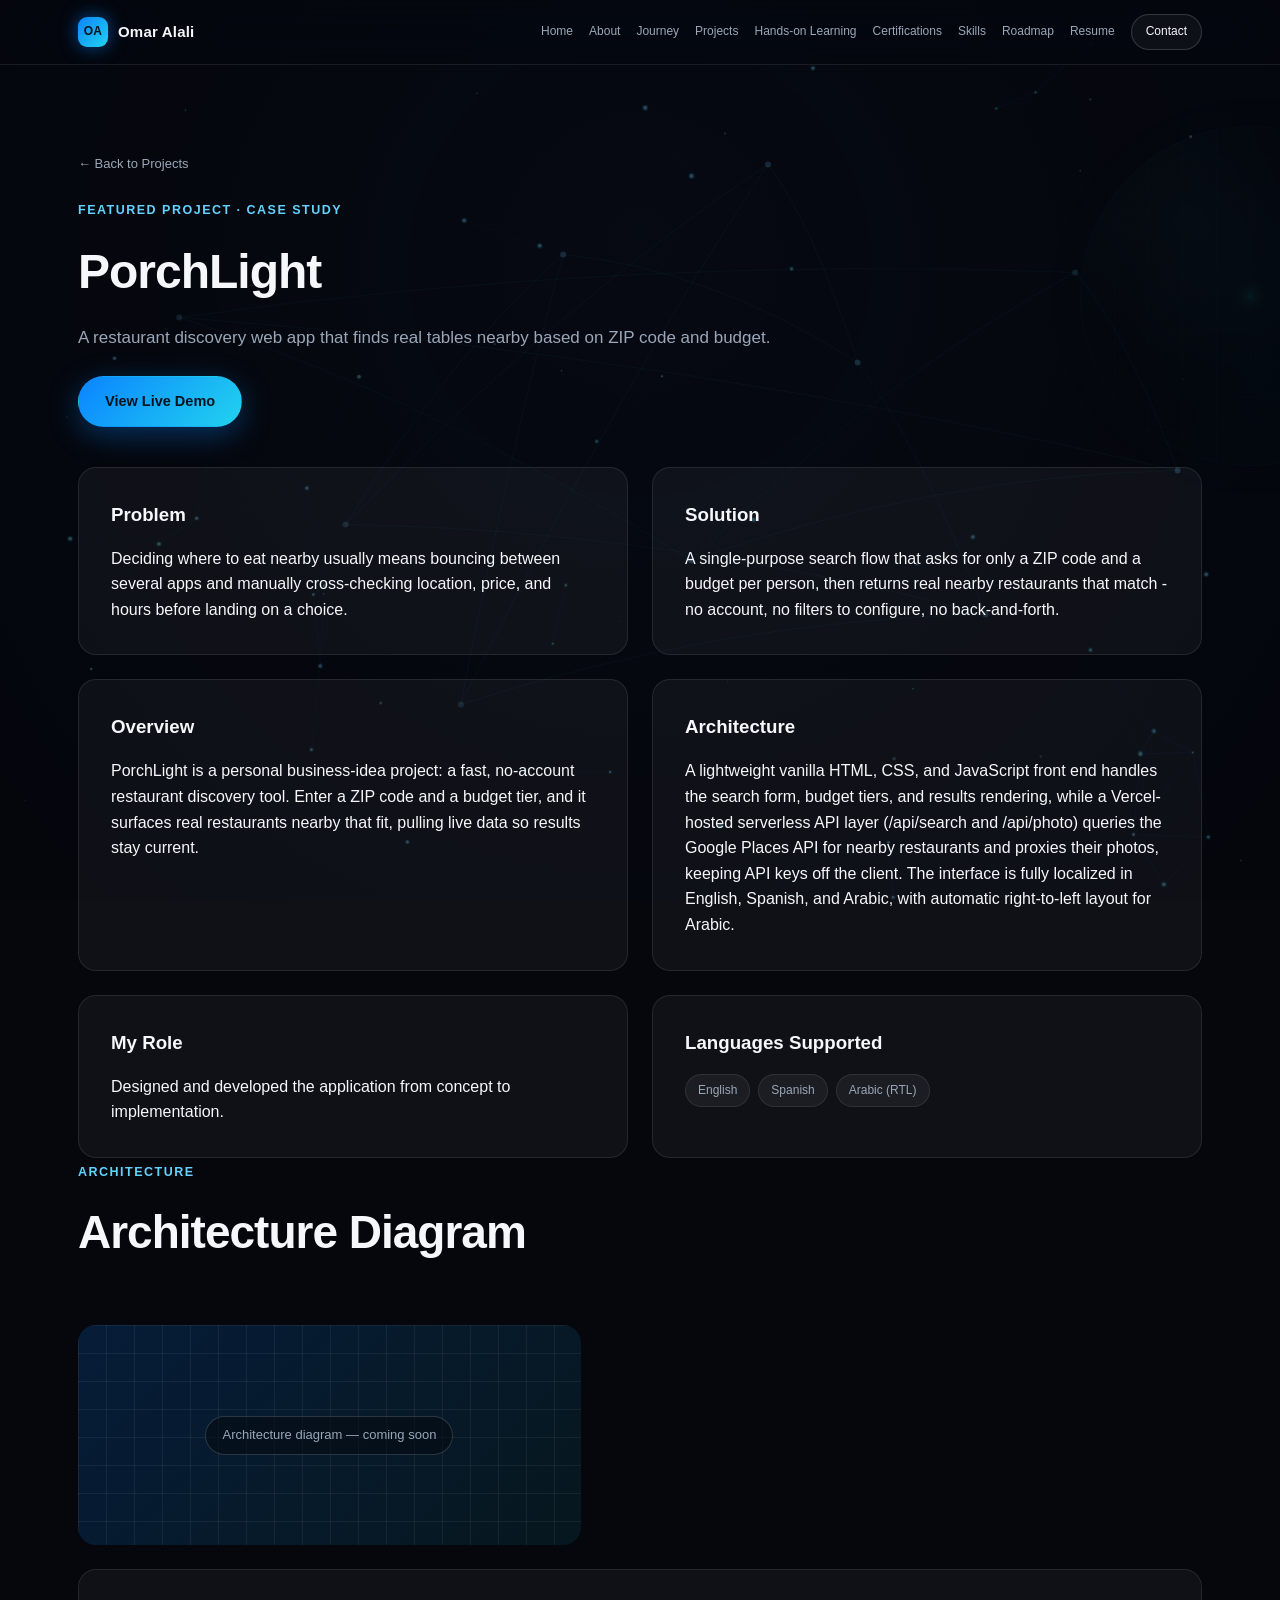
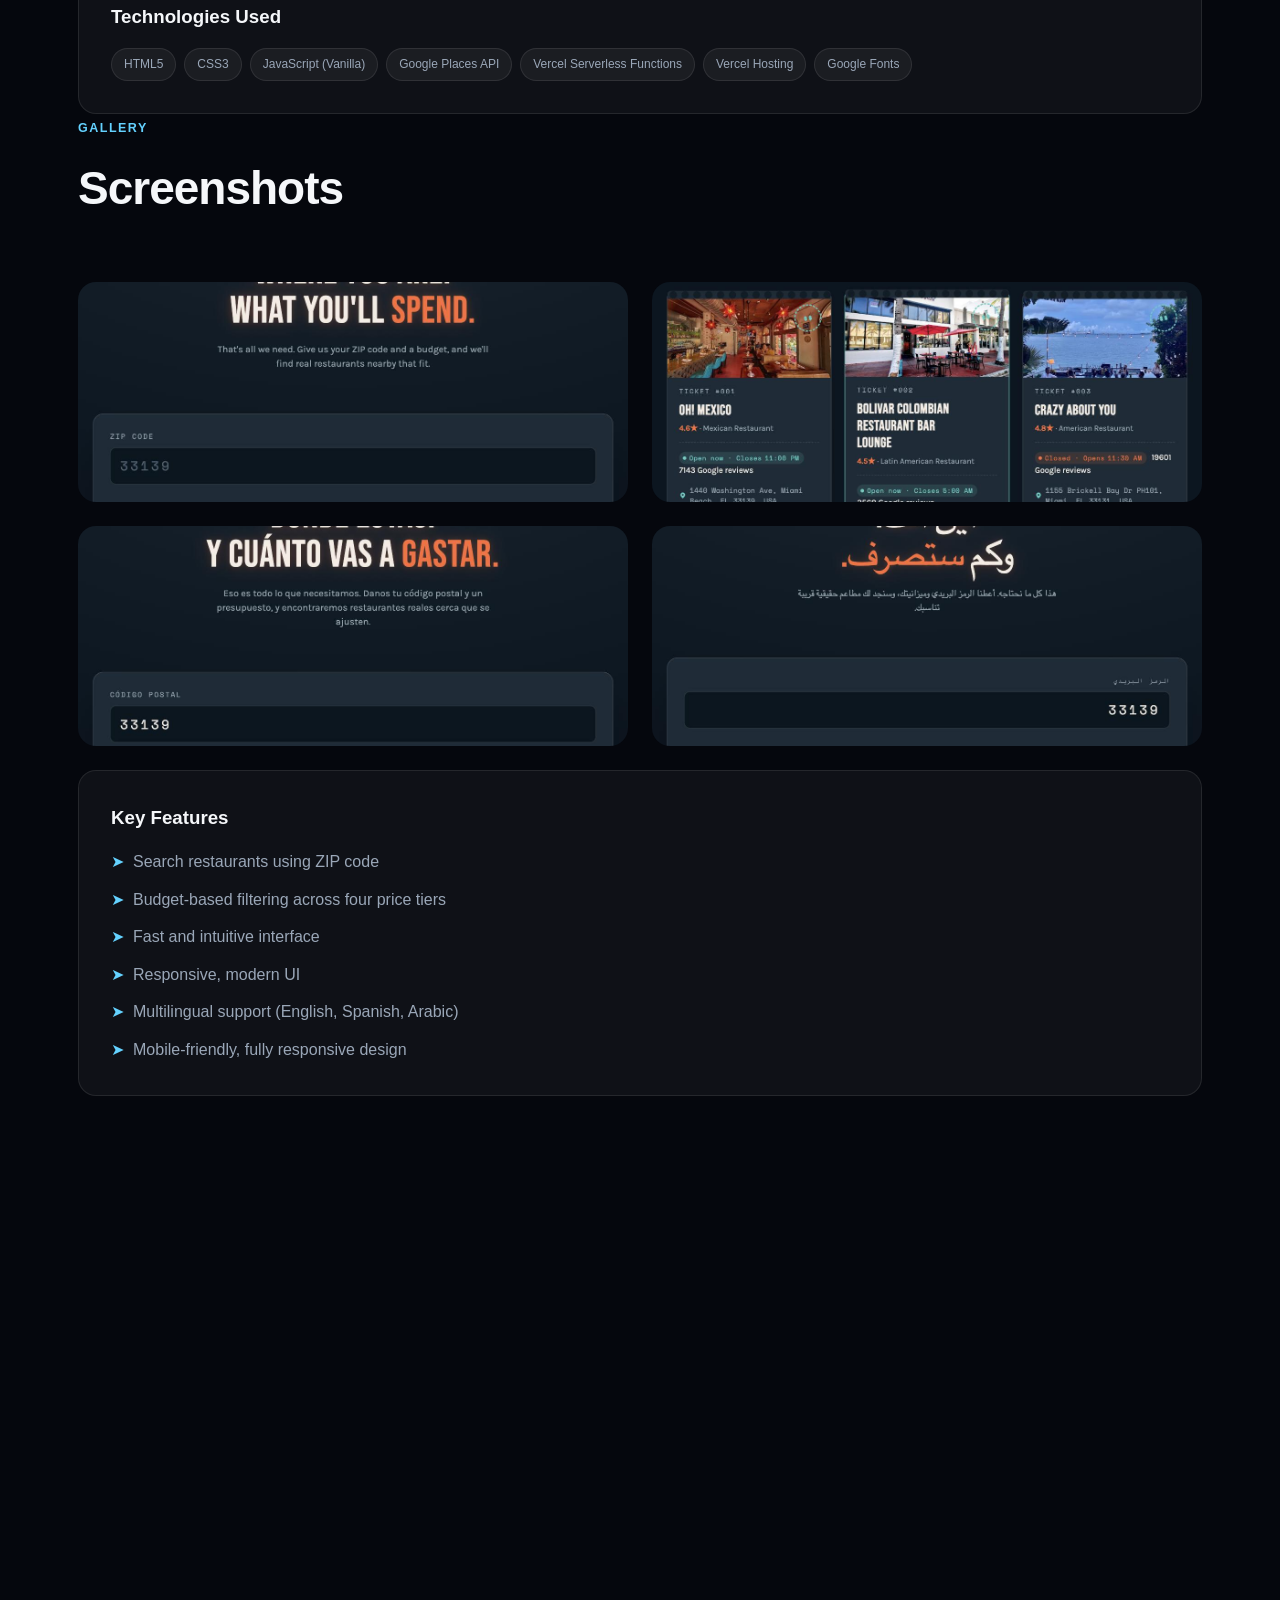
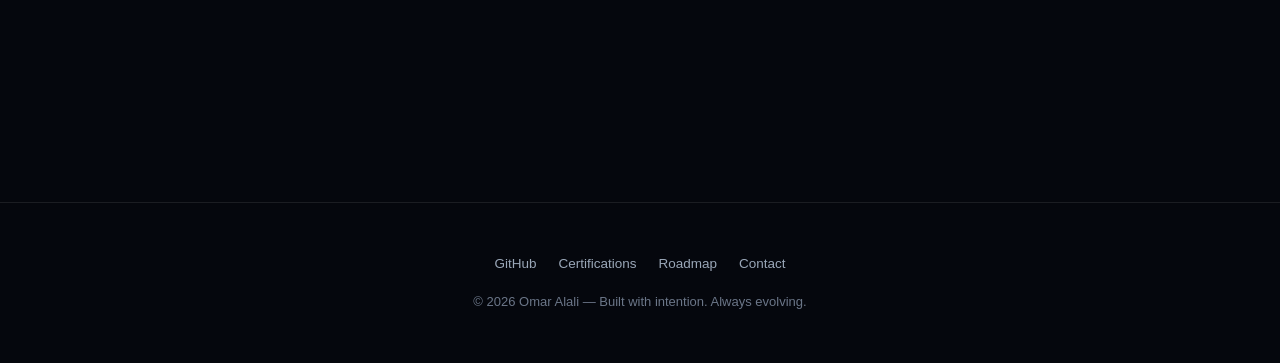
<file: project-porchlight.html>
<!DOCTYPE html>
  <html lang="en">
  <head>
  <meta charset="UTF-8">
  <meta name="viewport" content="width=device-width, initial-scale=1.0">
  <title>PorchLight | Omar Alali</title>
  <meta name="description" content="Case study: PorchLight restaurant discovery web app built by Omar Alali.">
  <link rel="stylesheet" href="css/style.css?v=30">
  </head>
  <body>
  <canvas id="network-canvas"></canvas>

  <nav class="navbar">
  <div class="container">
  <a href="index.html" class="brand"><span class="brand-mark">OA</span>Omar Alali</a>
  <div class="nav-links">
  <a href="index.html">Home</a>
  <a href="about.html">About</a>
  <a href="journey.html">Journey</a>
  <a href="projects.html">Projects</a>
  <a href="learning-platforms.html">Hands-on Learning</a>
  <a href="certifications.html">Certifications</a>
  <a href="skills.html">Skills</a>
  <a href="roadmap.html">Roadmap</a>
  <a href="resume.html">Resume</a>
  <a href="contact.html" class="nav-cta">Contact</a>
  </div>
  <button class="nav-toggle" aria-label="Toggle menu"><svg class="nav-ico" xmlns="http://www.w3.org/2000/svg" width="24" height="24" viewBox="0 0 24 24" fill="none" stroke="currentColor" stroke-width="2" stroke-linecap="round" stroke-linejoin="round"><line x1="4" x2="20" y1="6" y2="6"/><line x1="4" x2="20" y1="12" y2="12"/><line x1="4" x2="20" y1="18" y2="18"/></svg></button>
  </div>
  </nav>
  <div class="mobile-menu">
  <a href="index.html">Home</a>
  <a href="about.html">About</a>
  <a href="journey.html">Journey</a>
  <a href="projects.html">Projects</a>
  <a href="learning-platforms.html">Hands-on Learning</a>
  <a href="certifications.html">Certifications</a>
  <a href="skills.html">Skills</a>
  <a href="roadmap.html">Roadmap</a>
  <a href="resume.html">Resume</a>
  <a href="contact.html">Contact</a>
  </div>

  <main>
  <section class="section" style="padding-top:150px;">
  <div class="container">
  <a href="projects.html" class="btn-ghost" style="font-size:13px;">&larr; Back to Projects</a>
  <div id="projectDetail" class="mt-24" data-project-id="porchlight"></div>
  </div>
  </section>
  </main>

  <footer>
  <div class="container">
  <div class="footer-links">
  <a href="https://github.com/OmarAlali966" target="_blank" rel="noopener">GitHub</a>
  <a href="certifications.html">Certifications</a>
  <a href="roadmap.html">Roadmap</a>
  <a href="contact.html">Contact</a>
  </div>
  <div>&copy; 2026 Omar Alali &mdash; Built with intention. Always evolving.</div>
  </div>
  </footer>

  <script src="js/data/config.js"></script>
  <script src="js/data/certifications.js"></script>
  <script src="js/data/timeline.js"></script>
  <script src="js/data/projects.js"></script>
  <script src="js/data/skills.js"></script>
  <script src="js/data/learning-platforms.js?v=3"></script>
  <script src="js/data/roadmap.js"></script>
  <script src="js/main.js?v=3"></script>
  </body>
  </html>
</file>
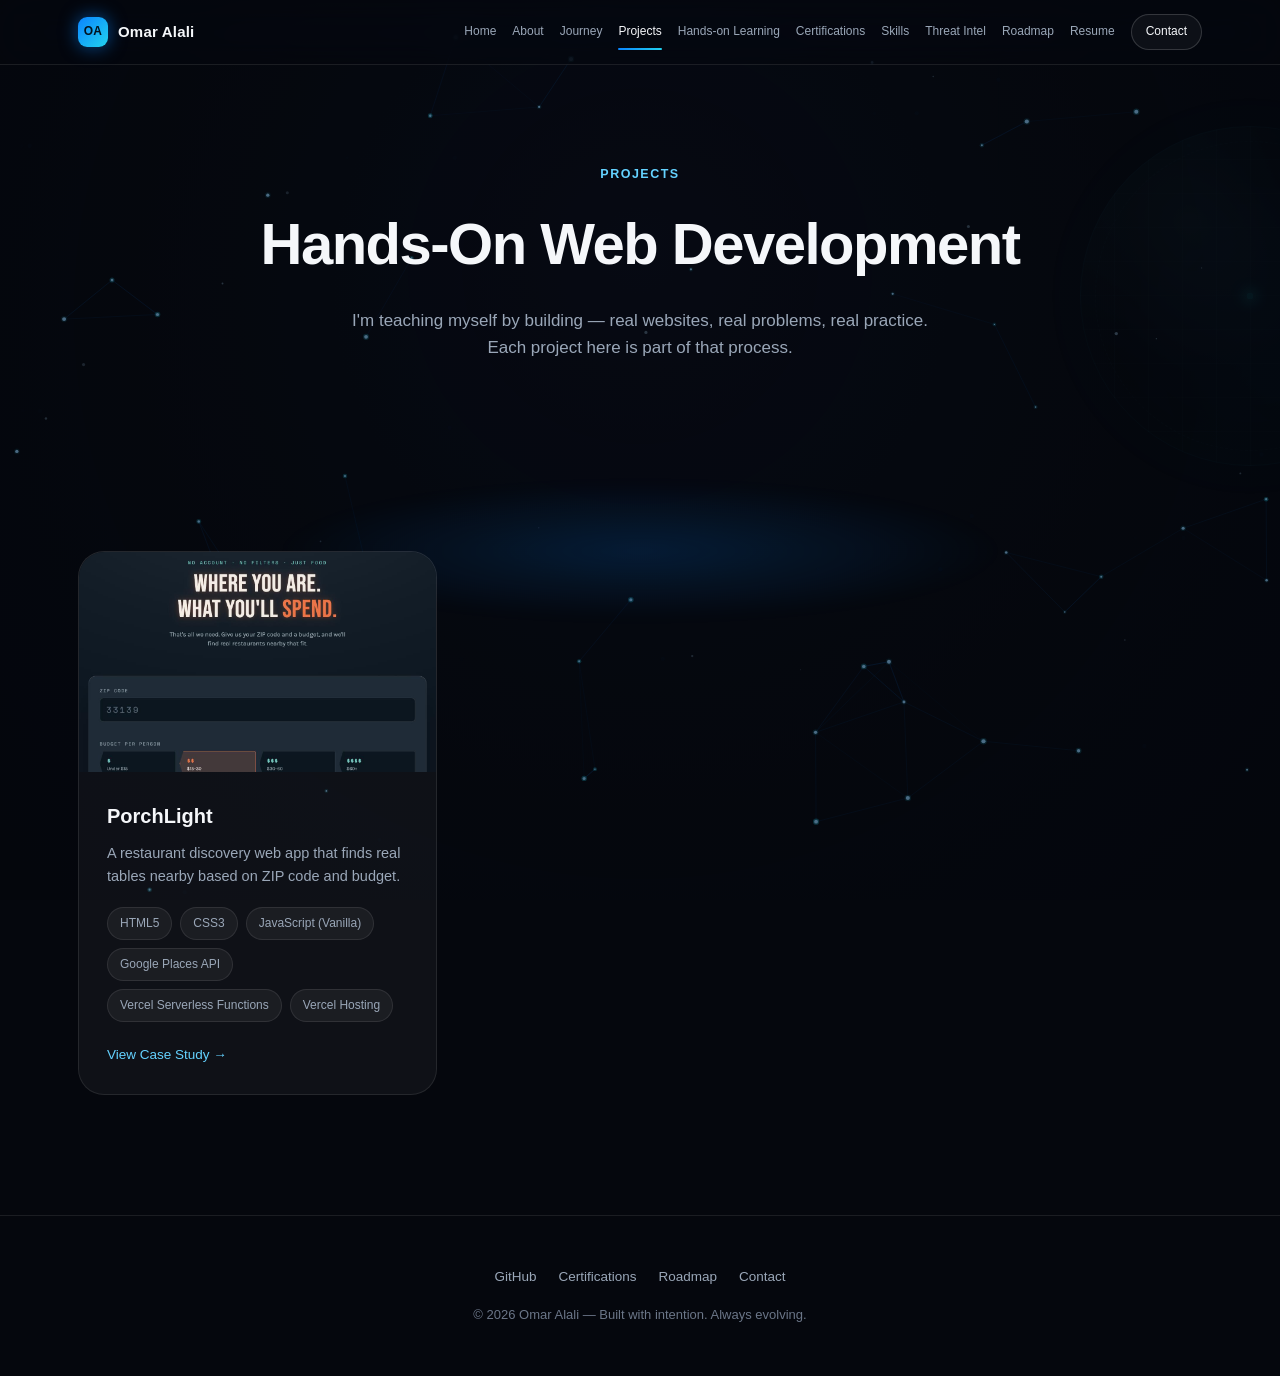
<file: projects.html>
<!DOCTYPE html>
<html lang="en">
<head>
<meta charset="UTF-8">
<meta name="viewport" content="width=device-width, initial-scale=1.0">
<title>Projects | Omar Alali</title>
<meta name="description" content="Cloud security projects by Omar Alali, including the AWS Enterprise Security Monitoring Platform.">
<link rel="stylesheet" href="css/style.css?v=30">
</head>
<body>
<div id="loader" class="loader" role="status" aria-label="Loading">
  <div class="loader-inner">
    <span class="loader-ring"></span>
    <span class="loader-ring"></span>
    <span class="loader-mark">OA</span>
  </div>
</div>
<canvas id="network-canvas"></canvas>

<nav class="navbar">
<div class="container">
<a href="index.html" class="brand"><span class="brand-mark">OA</span>Omar Alali</a>
<div class="nav-links">
<a href="index.html">Home</a>
<a href="about.html">About</a>
<a href="journey.html">Journey</a>
<a href="projects.html">Projects</a>
<a href="learning-platforms.html">Hands-on Learning</a>
<a href="certifications.html">Certifications</a>
<a href="skills.html">Skills</a>
<a href="threat-intel.html">Threat Intel</a>
<a href="roadmap.html">Roadmap</a>
<a href="resume.html">Resume</a>
<a href="contact.html" class="nav-cta">Contact</a>
</div>
<button class="nav-toggle" aria-label="Toggle menu"><svg class="nav-ico" xmlns="http://www.w3.org/2000/svg" width="24" height="24" viewBox="0 0 24 24" fill="none" stroke="currentColor" stroke-width="2" stroke-linecap="round" stroke-linejoin="round"><line x1="4" x2="20" y1="6" y2="6"/><line x1="4" x2="20" y1="12" y2="12"/><line x1="4" x2="20" y1="18" y2="18"/></svg></button>
</div>
</nav>
<div class="mobile-menu">
<a href="index.html">Home</a>
<a href="about.html">About</a>
<a href="journey.html">Journey</a>
<a href="projects.html">Projects</a>
<a href="learning-platforms.html">Hands-on Learning</a>
<a href="certifications.html">Certifications</a>
<a href="skills.html">Skills</a>
<a href="threat-intel.html">Threat Intel</a>
<a href="roadmap.html">Roadmap</a>
<a href="resume.html">Resume</a>
<a href="contact.html">Contact</a>
</div>

<main>


<section class="page-hero">
<div class="container">
<span class="kicker reveal">PROJECTS</span>
<h1 class="reveal">Hands-On Web Development</h1>
<p class="reveal">I'm teaching myself by building &mdash; real websites, real problems, real practice. Each project here is part of that process.</p>
</div>
</section>

<section class="section">
<div class="container">
<div class="grid grid-3" id="featuredProjectsGrid"></div>
</div>
</section>

</main>

<footer>
<div class="container">
<div class="footer-links">
<a href="https://github.com/OmarAlali966" target="_blank" rel="noopener">GitHub</a>
<a href="certifications.html">Certifications</a>
<a href="roadmap.html">Roadmap</a>
<a href="contact.html">Contact</a>
</div>
<div>&copy; 2026 Omar Alali &mdash; Built with intention. Always evolving.</div>
</div>
</footer>

<script src="js/data/config.js"></script>
<script src="js/data/certifications.js"></script>
<script src="js/data/timeline.js"></script>
<script src="js/data/projects.js"></script>
<script src="js/data/skills.js"></script>
<script src="js/data/learning-platforms.js?v=3"></script>
<script src="js/data/roadmap.js"></script>
<script src="js/main.js?v=3"></script>
</body>
</html>
</file>
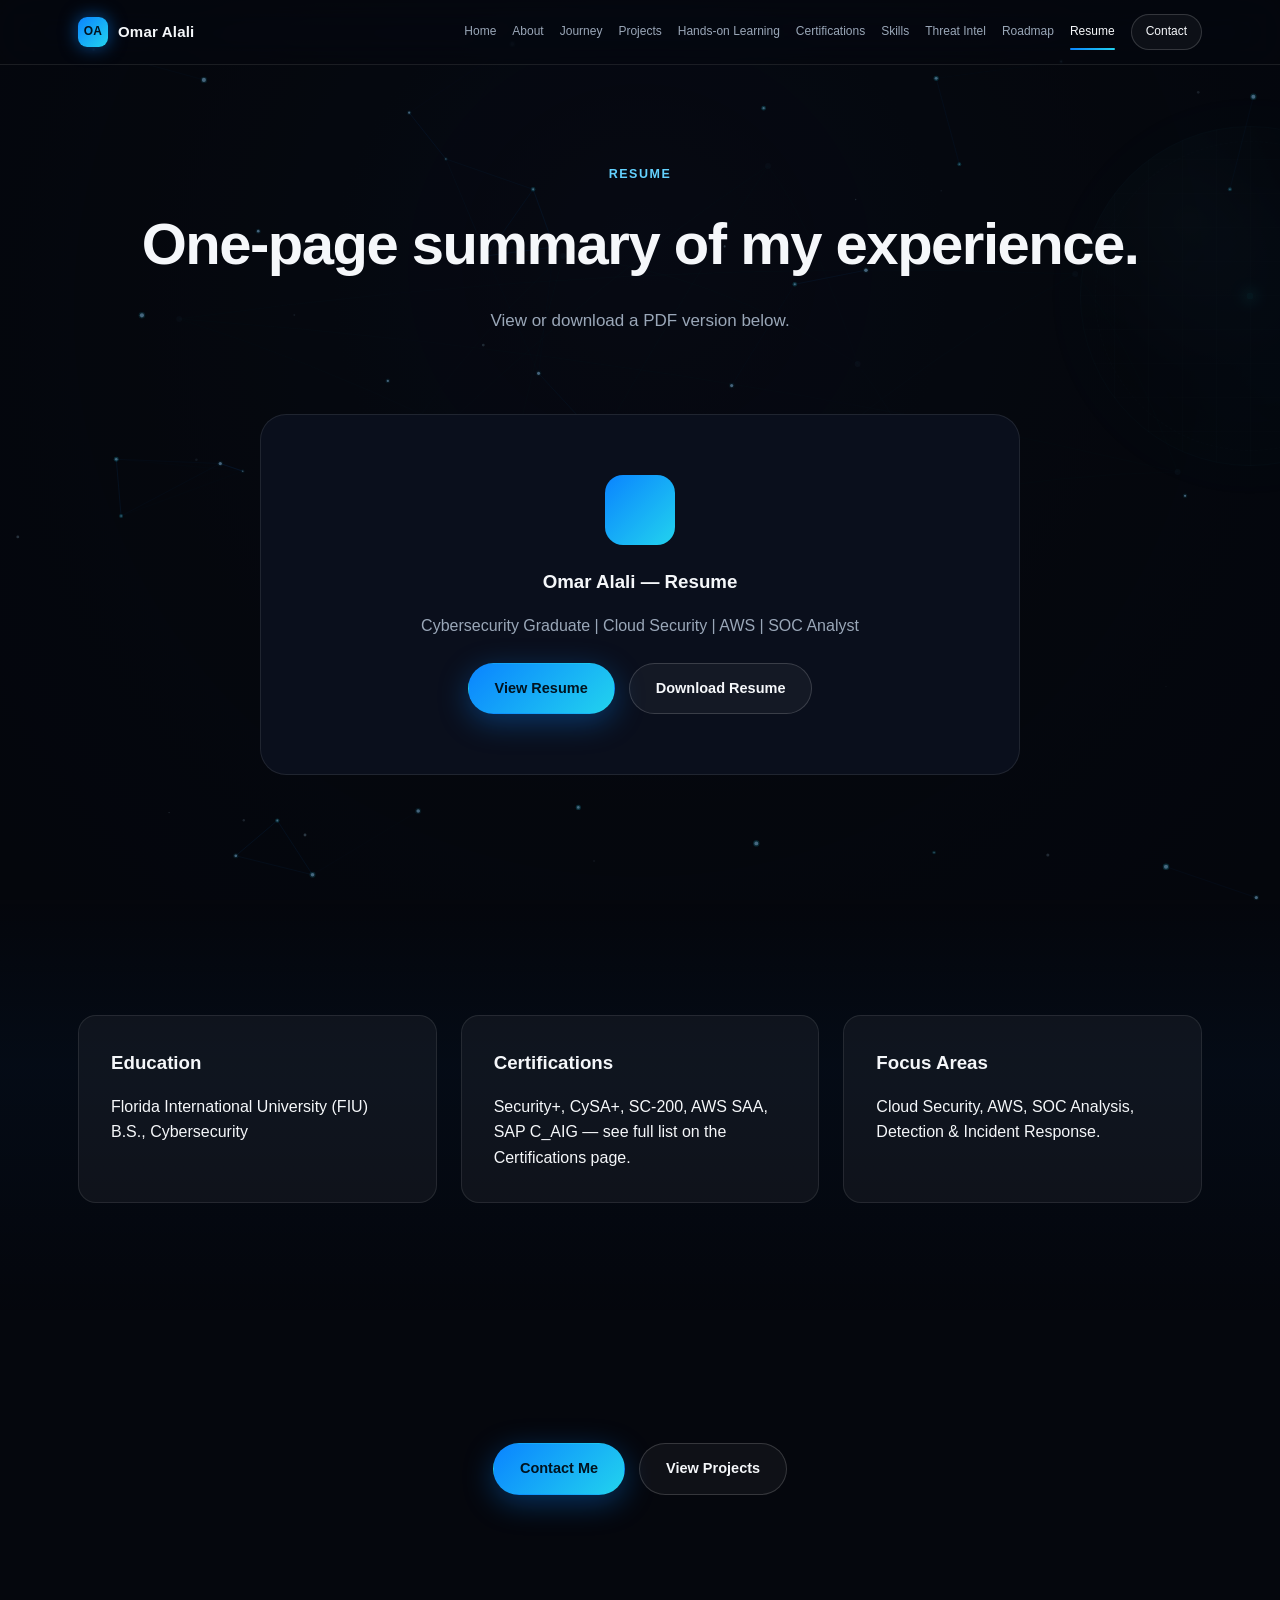
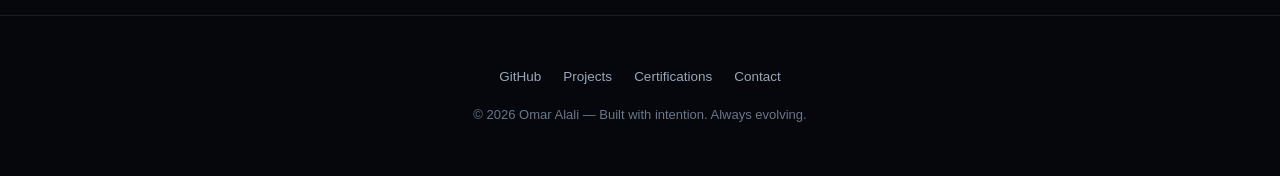
<file: resume.html>
<!DOCTYPE html>
<html lang="en">
<head>
<meta charset="UTF-8">
<meta name="viewport" content="width=device-width, initial-scale=1.0">
<title>Resume | Omar Alali</title>
<meta name="description" content="View or download Omar Alali's resume.">
<link rel="stylesheet" href="css/style.css?v=30">
</head>
<body>
<div id="loader" class="loader" role="status" aria-label="Loading">
  <div class="loader-inner">
    <span class="loader-ring"></span>
    <span class="loader-ring"></span>
    <span class="loader-mark">OA</span>
  </div>
</div>
<canvas id="network-canvas"></canvas>

<nav class="navbar">
<div class="container">
<a href="index.html" class="brand"><span class="brand-mark">OA</span>Omar Alali</a>
<div class="nav-links">
<a href="index.html">Home</a>
<a href="about.html">About</a>
<a href="journey.html">Journey</a>
<a href="projects.html">Projects</a>
<a href="learning-platforms.html">Hands-on Learning</a>
<a href="certifications.html">Certifications</a>
<a href="skills.html">Skills</a>
<a href="threat-intel.html">Threat Intel</a>
<a href="roadmap.html">Roadmap</a>
<a href="resume.html">Resume</a>
<a href="contact.html" class="nav-cta">Contact</a></div>
<button class="nav-toggle" aria-label="Toggle menu"><svg class="nav-ico" xmlns="http://www.w3.org/2000/svg" width="24" height="24" viewBox="0 0 24 24" fill="none" stroke="currentColor" stroke-width="2" stroke-linecap="round" stroke-linejoin="round"><line x1="4" x2="20" y1="6" y2="6"/><line x1="4" x2="20" y1="12" y2="12"/><line x1="4" x2="20" y1="18" y2="18"/></svg></button>
</div>
</nav>
<div class="mobile-menu">
<a href="index.html">Home</a>
<a href="about.html">About</a>
<a href="journey.html">Journey</a>
<a href="projects.html">Projects</a>
<a href="learning-platforms.html">Hands-on Learning</a>
<a href="certifications.html">Certifications</a>
<a href="skills.html">Skills</a>
<a href="threat-intel.html">Threat Intel</a>
<a href="roadmap.html">Roadmap</a>
<a href="resume.html">Resume</a>
<a href="contact.html">Contact</a>
</div>

<main>

<section class="page-hero">
<div class="container">
<span class="kicker reveal">Resume</span>
<h1 class="reveal">One-page summary of my experience.</h1>
<p class="reveal">View or download a PDF version below.</p>
</div>
</section>

<section class="section" style="padding-top:10px;">
<div class="container">
<div class="resume-viewer reveal">
<div class="doc-icon"></div>
<h3>Omar Alali &mdash; Resume</h3>
<p class="mt-16" style="color:var(--text-muted);">Cybersecurity Graduate | Cloud Security | AWS | SOC Analyst</p>
<div class="btn-row mt-24" style="justify-content:center;">
<a class="btn btn-primary" data-resume-link href="#" target="_blank" rel="noopener">View Resume</a>
<a class="btn btn-secondary" data-resume-link href="#" download>Download Resume</a>
</div>
<p class="resume-note">Resume PDF coming soon &mdash; check back shortly, or reach out directly via the Contact page.</p>
</div>
</div>
</section>

<section class="section section-alt">
<div class="container">
<div class="grid grid-3">
<div class="card reveal">
<h3>Education</h3>
<p class="mt-16">Florida International University (FIU)<br>B.S., Cybersecurity</p>
</div>
<div class="card reveal">
<h3>Certifications</h3>
<p class="mt-16">Security+, CySA+, SC-200, AWS SAA, SAP C_AIG &mdash; see full list on the Certifications page.</p>
</div>
<div class="card reveal">
<h3>Focus Areas</h3>
<p class="mt-16">Cloud Security, AWS, SOC Analysis, Detection &amp; Incident Response.</p>
</div>
</div>
</div>
</section>

<section class="section text-center">
<div class="container">
<div class="btn-row reveal" style="justify-content:center;">
<a class="btn btn-primary" href="contact.html">Contact Me</a>
<a class="btn btn-secondary" href="projects.html">View Projects</a>
</div>
</div>
</section>

</main>

<footer>
<div class="container">
<div class="footer-links">
<a href="https://github.com/OmarAlali966" target="_blank" rel="noopener">GitHub</a>
<a href="projects.html">Projects</a>
<a href="certifications.html">Certifications</a>
<a href="contact.html">Contact</a>
</div>
<div>&copy; 2026 Omar Alali &mdash; Built with intention. Always evolving.</div>
</div>
</footer>

<script src="js/data/config.js"></script>
<script src="js/data/certifications.js"></script>
<script src="js/data/timeline.js"></script>
<script src="js/data/projects.js"></script>
<script src="js/data/skills.js"></script>
<script src="js/data/learning-platforms.js?v=3"></script>
<script src="js/data/roadmap.js"></script>
<script src="js/main.js?v=3"></script>
</body>
</html>
</file>
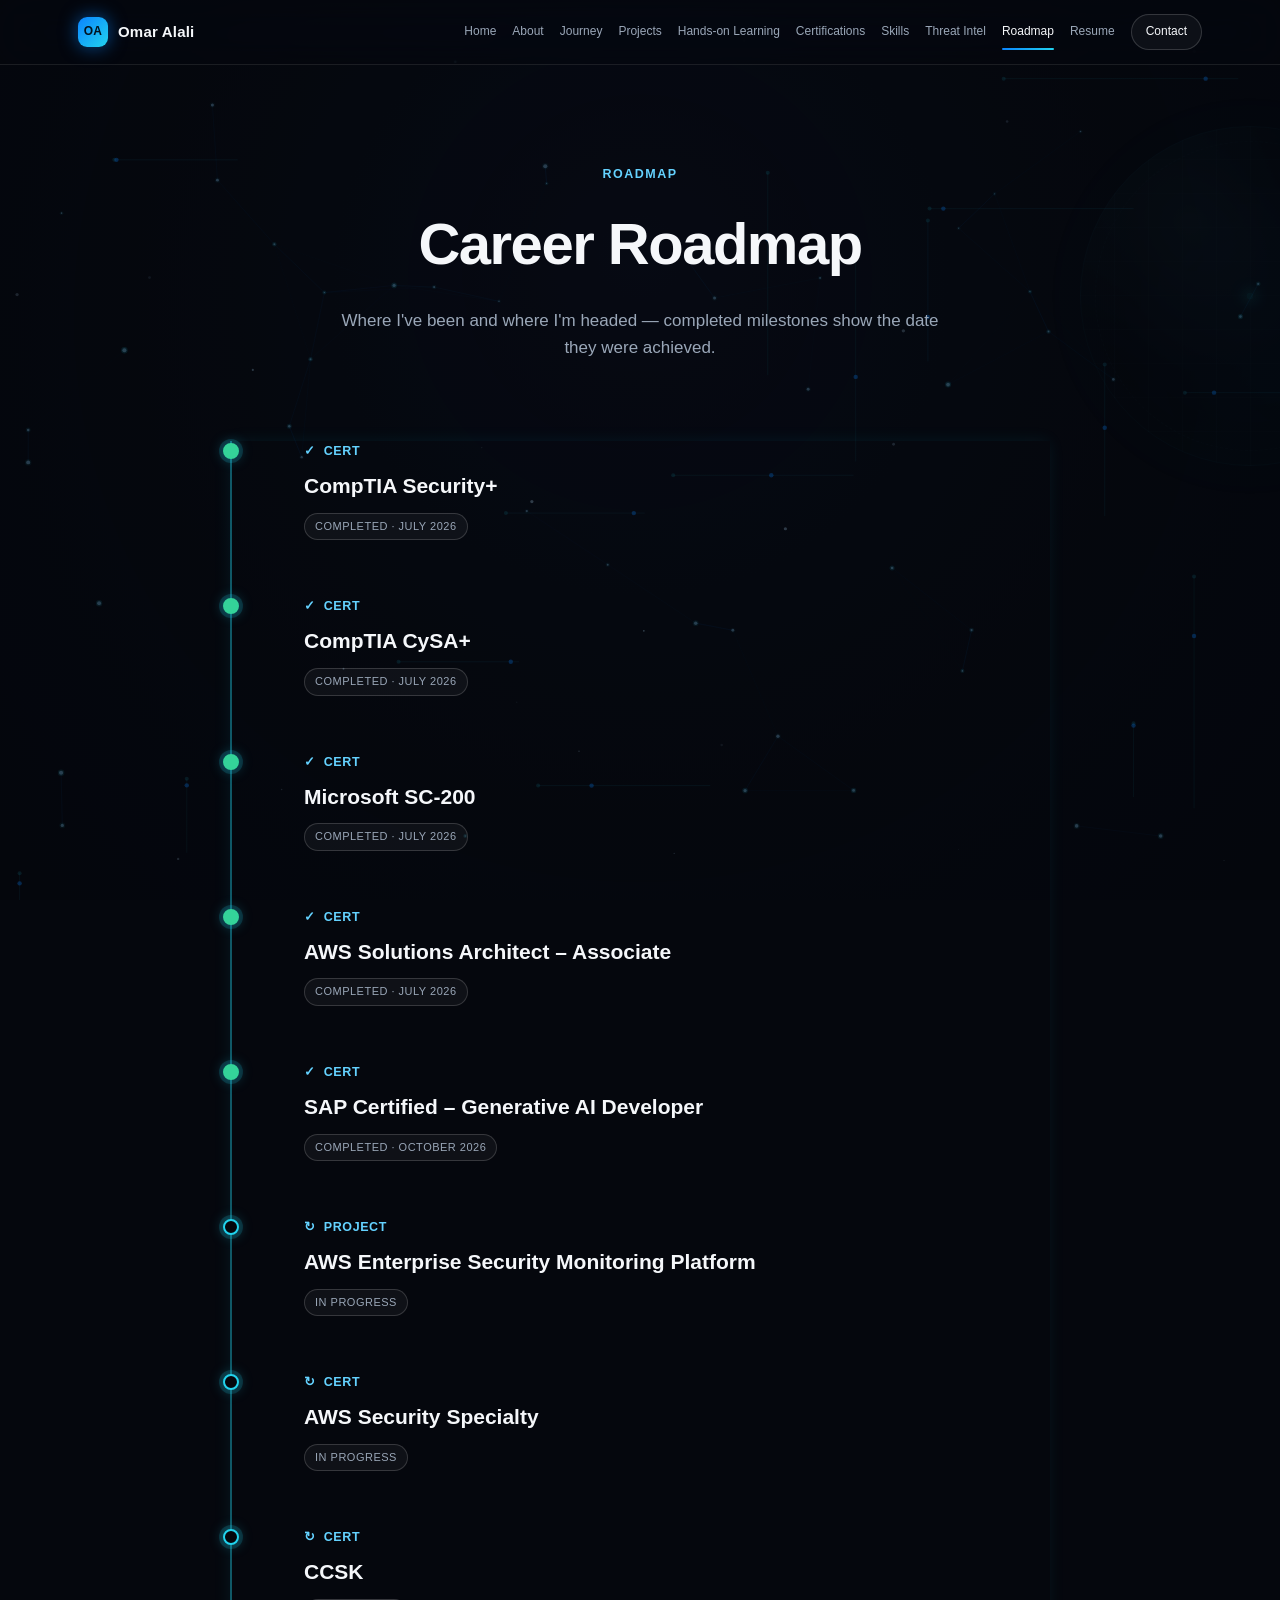
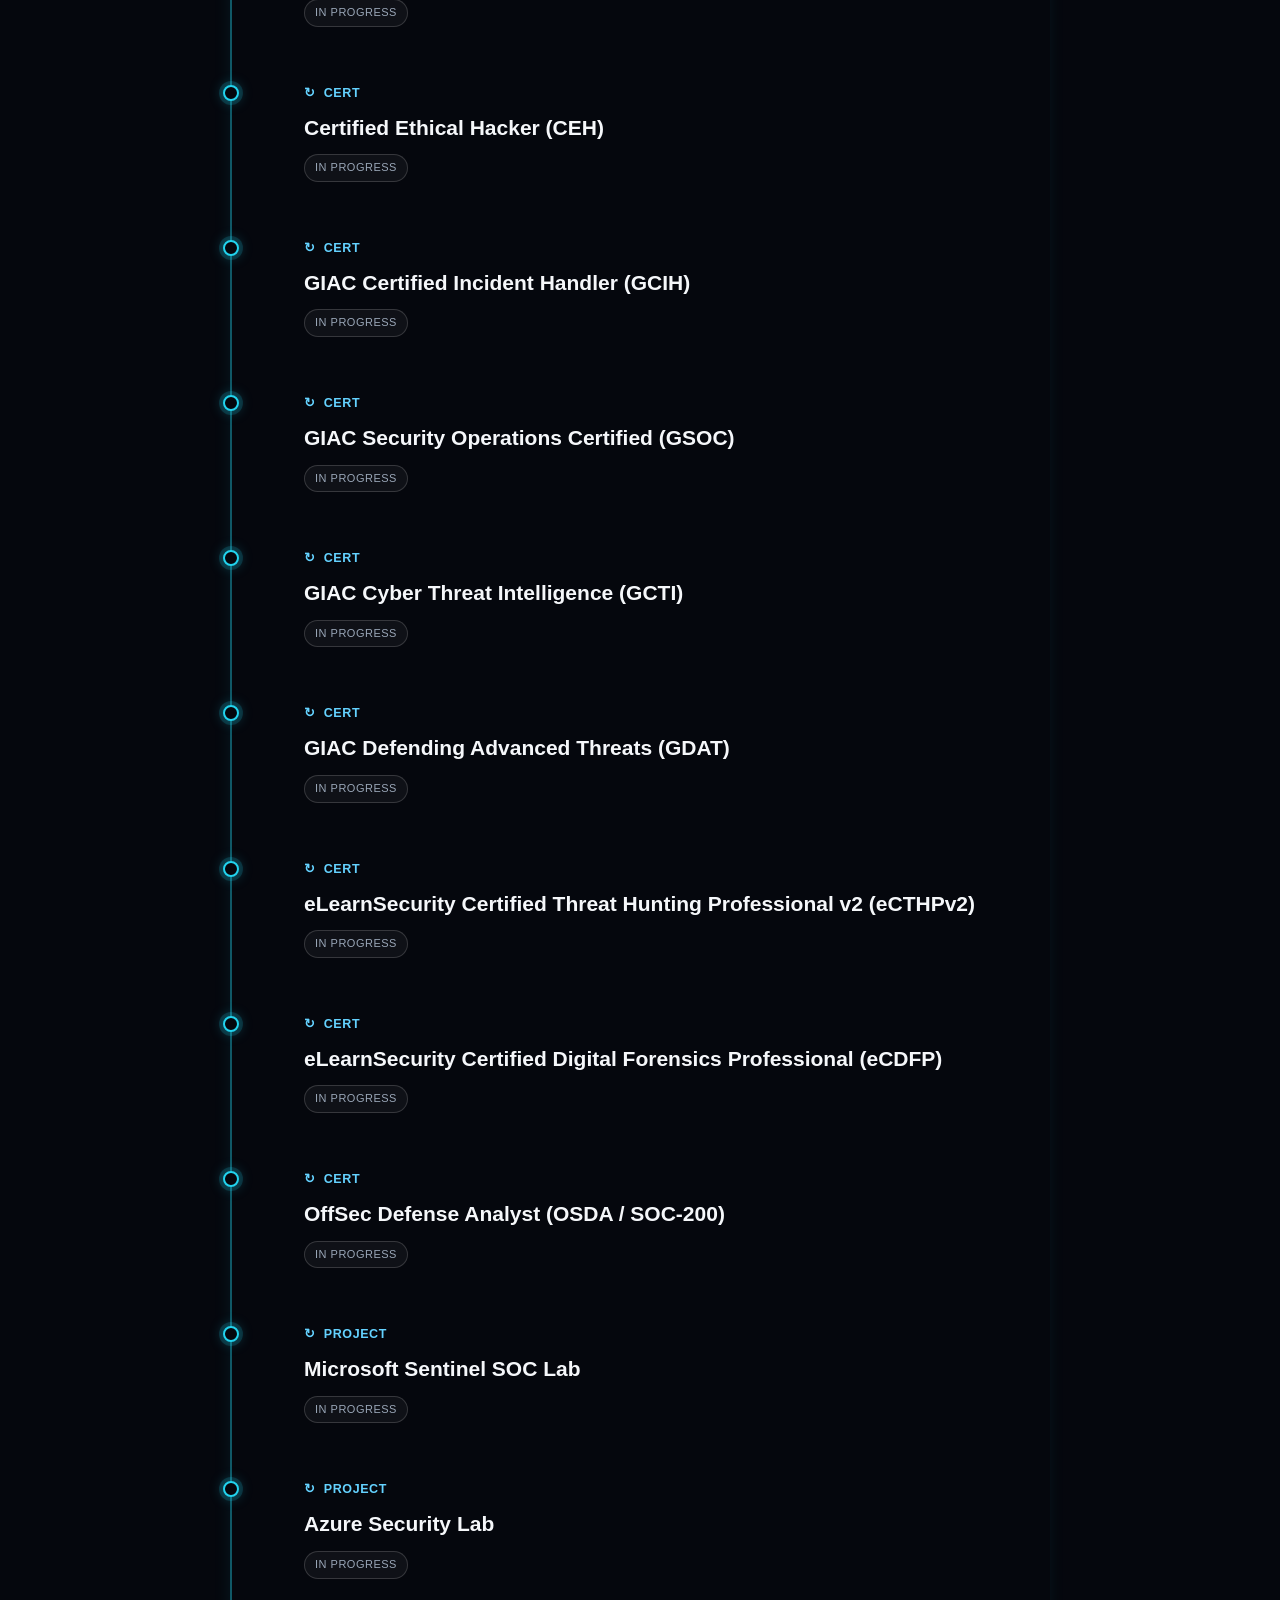
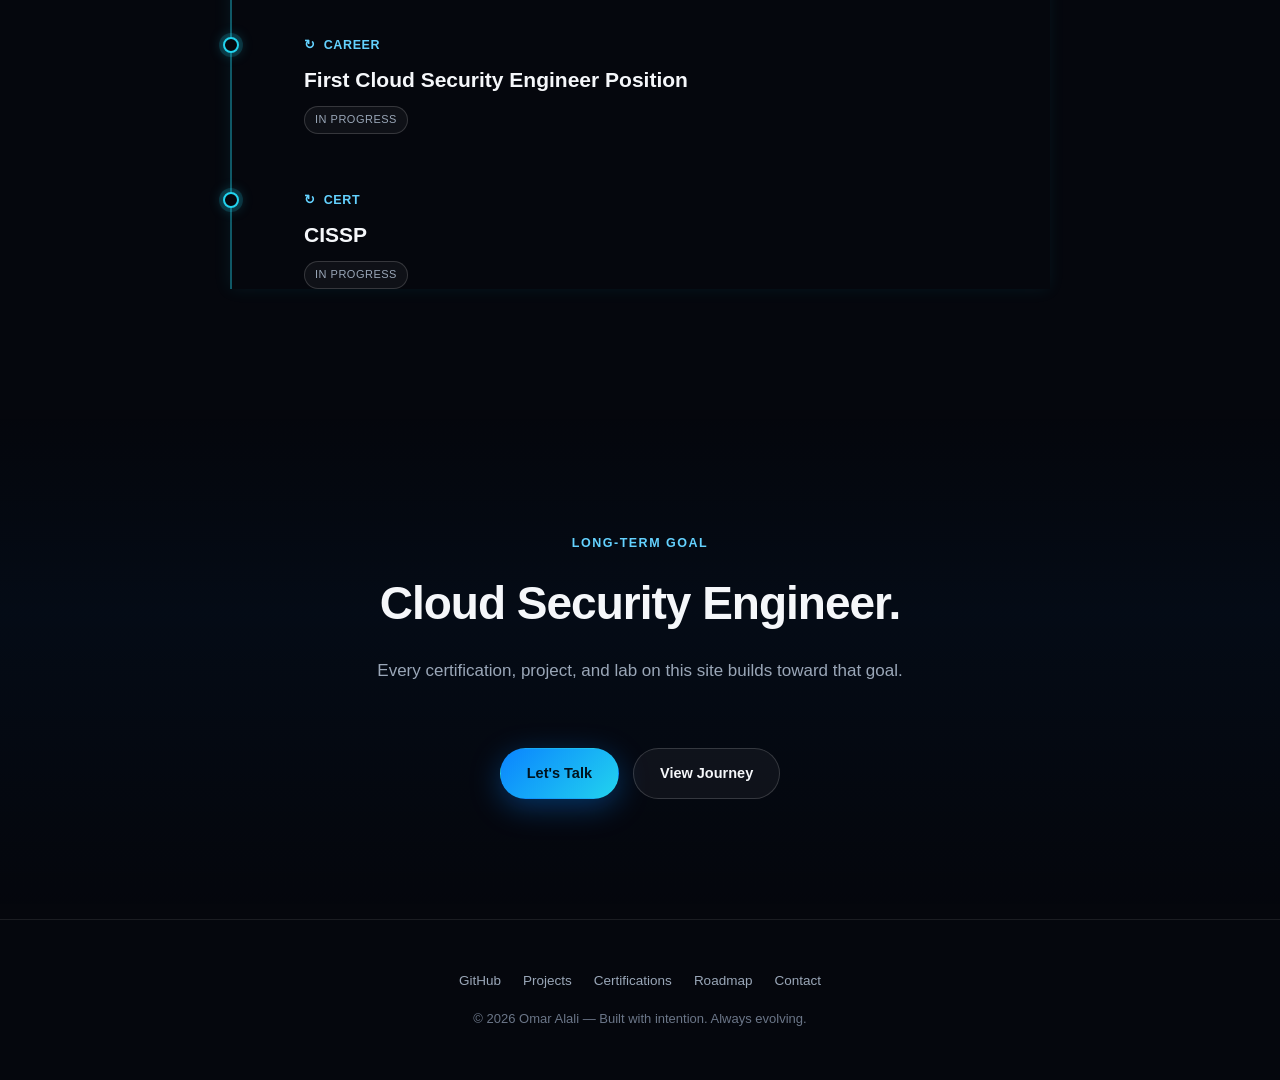
<file: roadmap.html>
<!DOCTYPE html>
<html lang="en">
<head>
<meta charset="UTF-8">
<meta name="viewport" content="width=device-width, initial-scale=1.0">
<title>Roadmap | Omar Alali</title>
<meta name="description" content="Omar Alali's career roadmap toward becoming a Cloud Security Engineer.">
<link rel="stylesheet" href="css/style.css?v=30">
</head>
<body>
<div id="loader" class="loader" role="status" aria-label="Loading">
  <div class="loader-inner">
    <span class="loader-ring"></span>
    <span class="loader-ring"></span>
    <span class="loader-mark">OA</span>
  </div>
</div>
<canvas id="network-canvas"></canvas>

<nav class="navbar">
<div class="container">
<a href="index.html" class="brand"><span class="brand-mark">OA</span>Omar Alali</a>
<div class="nav-links">
<a href="index.html">Home</a>
<a href="about.html">About</a>
<a href="journey.html">Journey</a>
<a href="projects.html">Projects</a>
<a href="learning-platforms.html">Hands-on Learning</a>
<a href="certifications.html">Certifications</a>
<a href="skills.html">Skills</a>
<a href="threat-intel.html">Threat Intel</a>
<a href="roadmap.html">Roadmap</a>
<a href="resume.html">Resume</a>
<a href="contact.html" class="nav-cta">Contact</a>
</div>
<button class="nav-toggle" aria-label="Toggle menu"><svg class="nav-ico" xmlns="http://www.w3.org/2000/svg" width="24" height="24" viewBox="0 0 24 24" fill="none" stroke="currentColor" stroke-width="2" stroke-linecap="round" stroke-linejoin="round"><line x1="4" x2="20" y1="6" y2="6"/><line x1="4" x2="20" y1="12" y2="12"/><line x1="4" x2="20" y1="18" y2="18"/></svg></button>
</div>
</nav>
<div class="mobile-menu">
<a href="index.html">Home</a>
<a href="about.html">About</a>
<a href="journey.html">Journey</a>
<a href="projects.html">Projects</a>
<a href="learning-platforms.html">Hands-on Learning</a>
<a href="certifications.html">Certifications</a>
<a href="skills.html">Skills</a>
<a href="threat-intel.html">Threat Intel</a>
<a href="roadmap.html">Roadmap</a>
<a href="resume.html">Resume</a>
<a href="contact.html">Contact</a>
</div>

<main>

<section class="page-hero">
<div class="container">
<span class="kicker reveal">Roadmap</span>
<h1 class="reveal">Career Roadmap</h1>
<p class="reveal">Where I've been and where I'm headed &mdash; completed milestones show the date they were achieved.</p>
</div>
</section>

<section class="section" style="padding-top:10px;">
<div class="container">
<div class="timeline" id="roadmapList"></div>
</div>
</section>

<section class="section text-center section-alt">
<div class="container">
<div class="section-head reveal" style="margin-left:auto;margin-right:auto;">
<span class="kicker">Long-Term Goal</span>
<h2>Cloud Security Engineer.</h2>
<p>Every certification, project, and lab on this site builds toward that goal.</p>
</div>
<div class="btn-row reveal" style="justify-content:center;">
<a class="btn btn-primary" href="contact.html">Let's Talk</a>
<a class="btn btn-secondary" href="journey.html">View Journey</a>
</div>
</div>
</section>

</main>

<footer>
<div class="container">
<div class="footer-links">
<a href="https://github.com/OmarAlali966" target="_blank" rel="noopener">GitHub</a>
<a href="projects.html">Projects</a>
<a href="certifications.html">Certifications</a>
<a href="roadmap.html">Roadmap</a>
<a href="contact.html">Contact</a>
</div>
<div>&copy; 2026 Omar Alali &mdash; Built with intention. Always evolving.</div>
</div>
</footer>

<script src="js/data/config.js"></script>
<script src="js/data/certifications.js"></script>
<script src="js/data/timeline.js"></script>
<script src="js/data/projects.js"></script>
<script src="js/data/skills.js"></script>
<script src="js/data/learning-platforms.js?v=3"></script>
<script src="js/data/roadmap.js?v=5"></script>
<script src="js/main.js?v=3"></script>
</body>
</html>
</file>
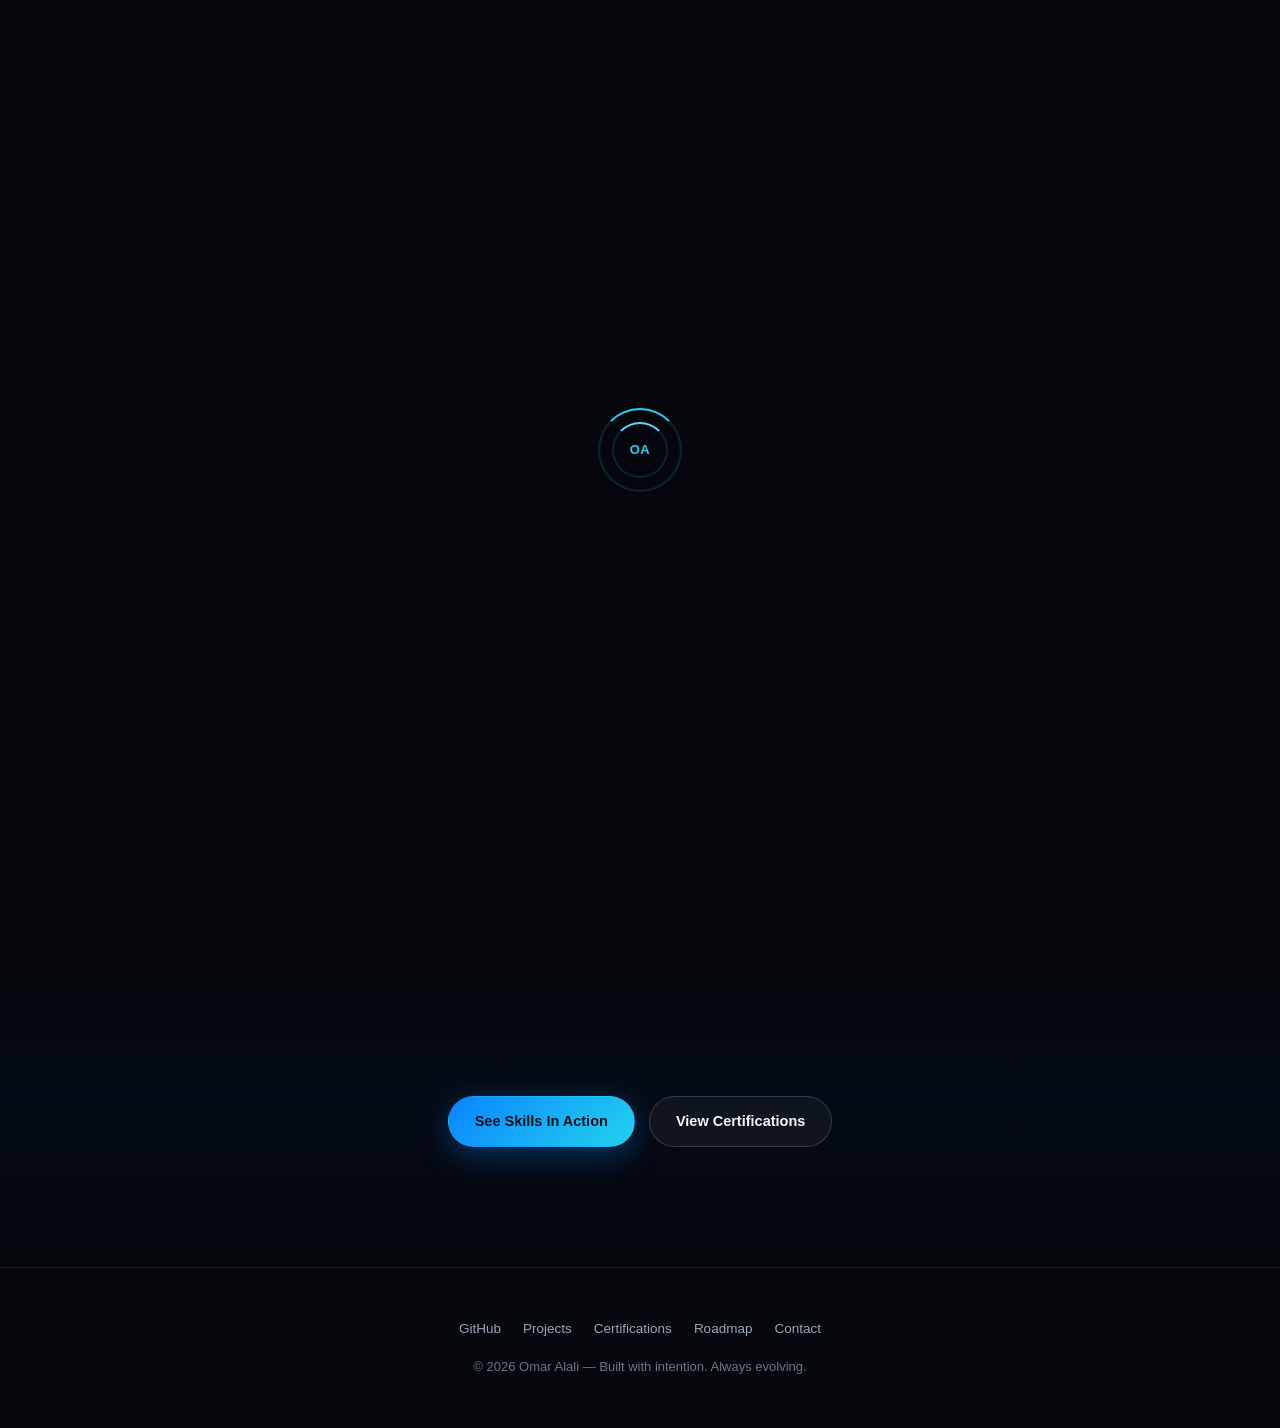
<file: skills.html>
<!DOCTYPE html>
<html lang="en">
<head>
<meta charset="UTF-8">
<meta name="viewport" content="width=device-width, initial-scale=1.0">
<title>Skills | Omar Alali</title>
<meta name="description" content="Cloud, security, programming, operating systems, and networking skills of Omar Alali.">
<link rel="stylesheet" href="css/style.css?v=30">
</head>
<body>
<div id="loader" class="loader" role="status" aria-label="Loading">
  <div class="loader-inner">
    <span class="loader-ring"></span>
    <span class="loader-ring"></span>
    <span class="loader-mark">OA</span>
  </div>
</div>
<canvas id="network-canvas"></canvas>

<nav class="navbar">
<div class="container">
<a href="index.html" class="brand"><span class="brand-mark">OA</span>Omar Alali</a>
<div class="nav-links">
<a href="index.html">Home</a>
<a href="about.html">About</a>
<a href="journey.html">Journey</a>
<a href="projects.html">Projects</a>

<a href="learning-platforms.html">Hands-on Learning</a>
<a href="certifications.html">Certifications</a>
<a href="skills.html">Skills</a>
<a href="threat-intel.html">Threat Intel</a>
<a href="roadmap.html">Roadmap</a>
<a href="resume.html">Resume</a>
<a href="contact.html" class="nav-cta">Contact</a>
</div>
<button class="nav-toggle" aria-label="Toggle menu"><svg class="nav-ico" xmlns="http://www.w3.org/2000/svg" width="24" height="24" viewBox="0 0 24 24" fill="none" stroke="currentColor" stroke-width="2" stroke-linecap="round" stroke-linejoin="round"><line x1="4" x2="20" y1="6" y2="6"/><line x1="4" x2="20" y1="12" y2="12"/><line x1="4" x2="20" y1="18" y2="18"/></svg></button>
</div>
</nav>
<div class="mobile-menu">
<a href="index.html">Home</a>
<a href="about.html">About</a>
<a href="journey.html">Journey</a>
<a href="projects.html">Projects</a>
<a href="learning-platforms.html">Hands-on Learning</a>
<a href="certifications.html">Certifications</a>
<a href="skills.html">Skills</a>
<a href="threat-intel.html">Threat Intel</a>
<a href="roadmap.html">Roadmap</a>
<a href="resume.html">Resume</a>
<a href="contact.html">Contact</a>
</div>

<main>

<section class="page-hero">
<div class="container">
<span class="kicker reveal">Skills</span>
<h1 class="reveal">Tools and technologies I work with.</h1>
<p class="reveal">Organized by category &mdash; hover any card to explore.</p>
</div>
</section>

<section class="section" style="padding-top:10px;">
<div class="container">
<div class="grid grid-3" id="skillsGrid"></div>
</div>
</section>

<section class="section text-center section-alt">
<div class="container">
<div class="btn-row reveal" style="justify-content:center;">
<a class="btn btn-primary" href="projects.html">See Skills In Action</a>
<a class="btn btn-secondary" href="certifications.html">View Certifications</a>
</div>
</div>
</section>

</main>

<footer>
<div class="container">
<div class="footer-links">
<a href="https://github.com/OmarAlali966" target="_blank" rel="noopener">GitHub</a>
<a href="projects.html">Projects</a>
<a href="certifications.html">Certifications</a>
<a href="roadmap.html">Roadmap</a>
<a href="contact.html">Contact</a>
</div>
<div>&copy; 2026 Omar Alali &mdash; Built with intention. Always evolving.</div>
</div>
</footer>

<script src="js/data/config.js"></script>
<script src="js/data/certifications.js"></script>
<script src="js/data/timeline.js"></script>
<script src="js/data/projects.js"></script>
<script src="js/data/skills.js"></script>
<script src="js/data/learning-platforms.js?v=3"></script>
<script src="js/data/roadmap.js"></script>
<script src="js/main.js?v=3"></script>
</body>
</html>
</file>
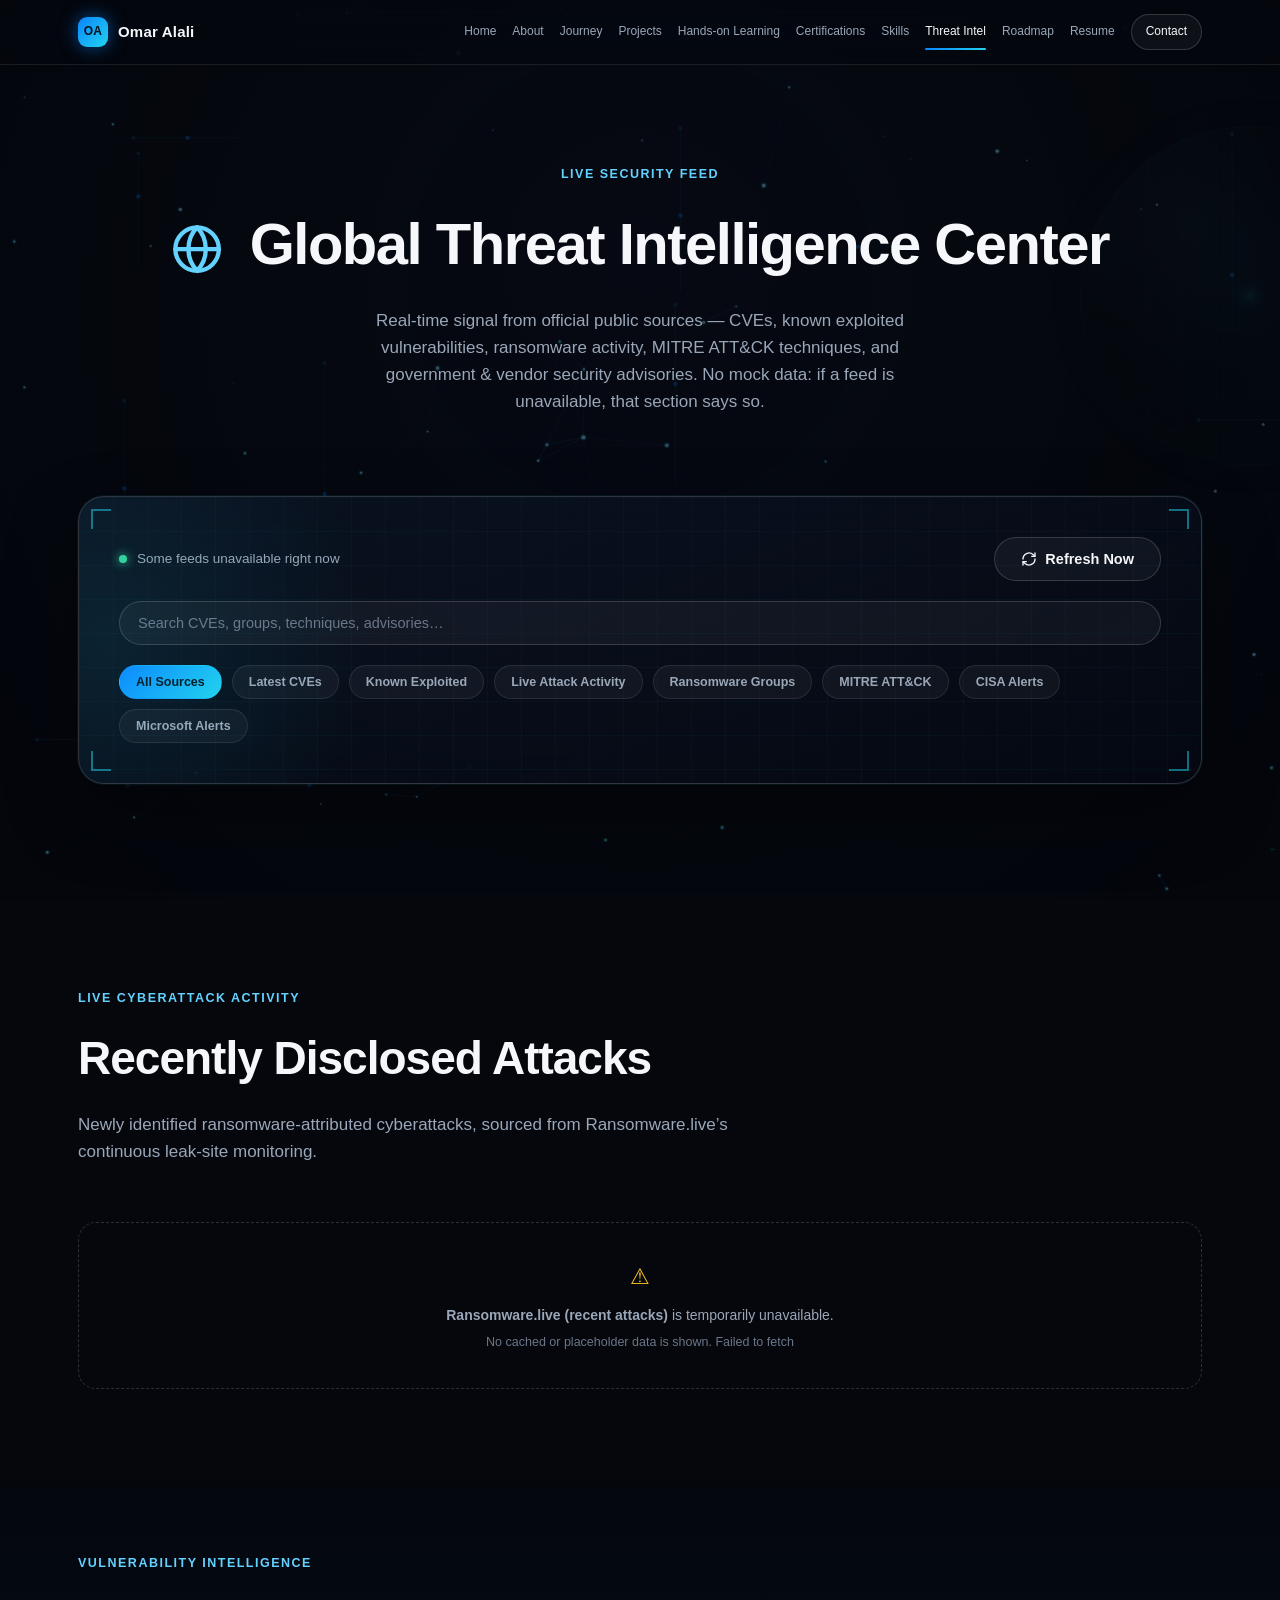
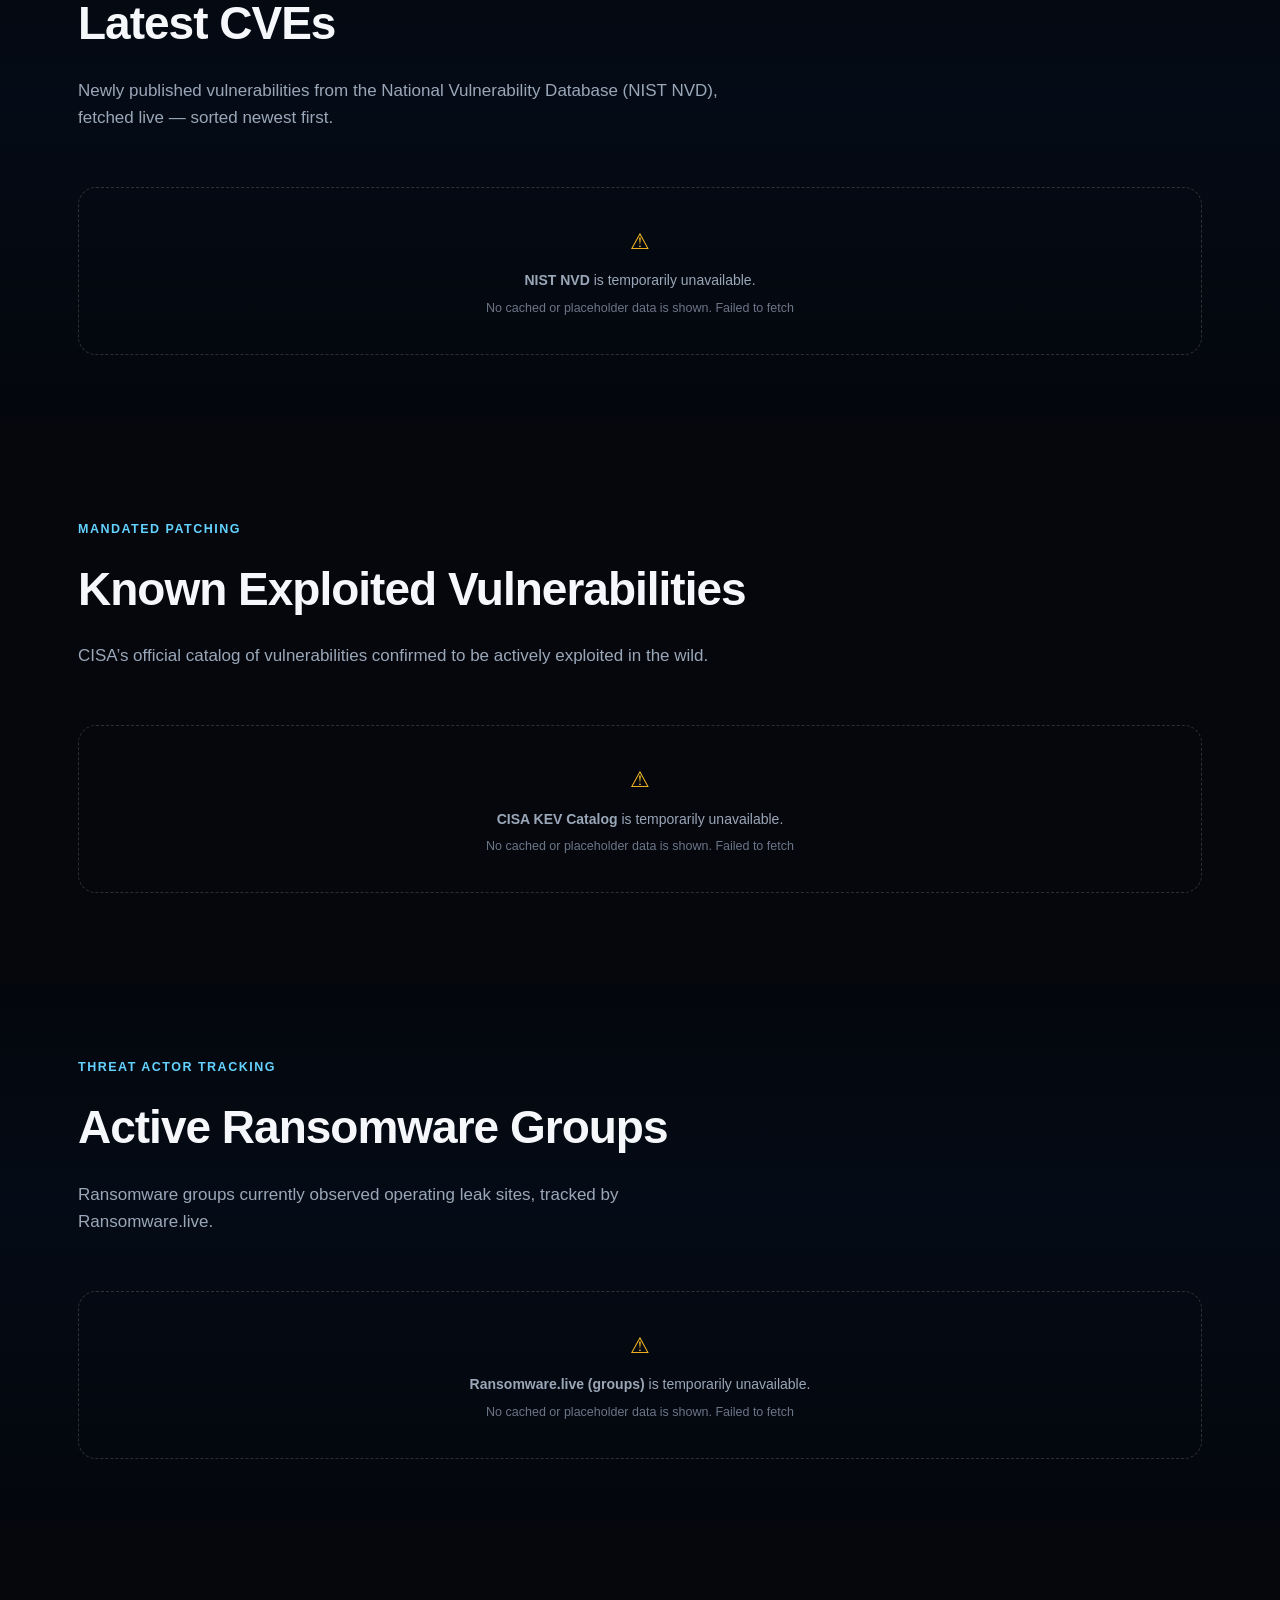
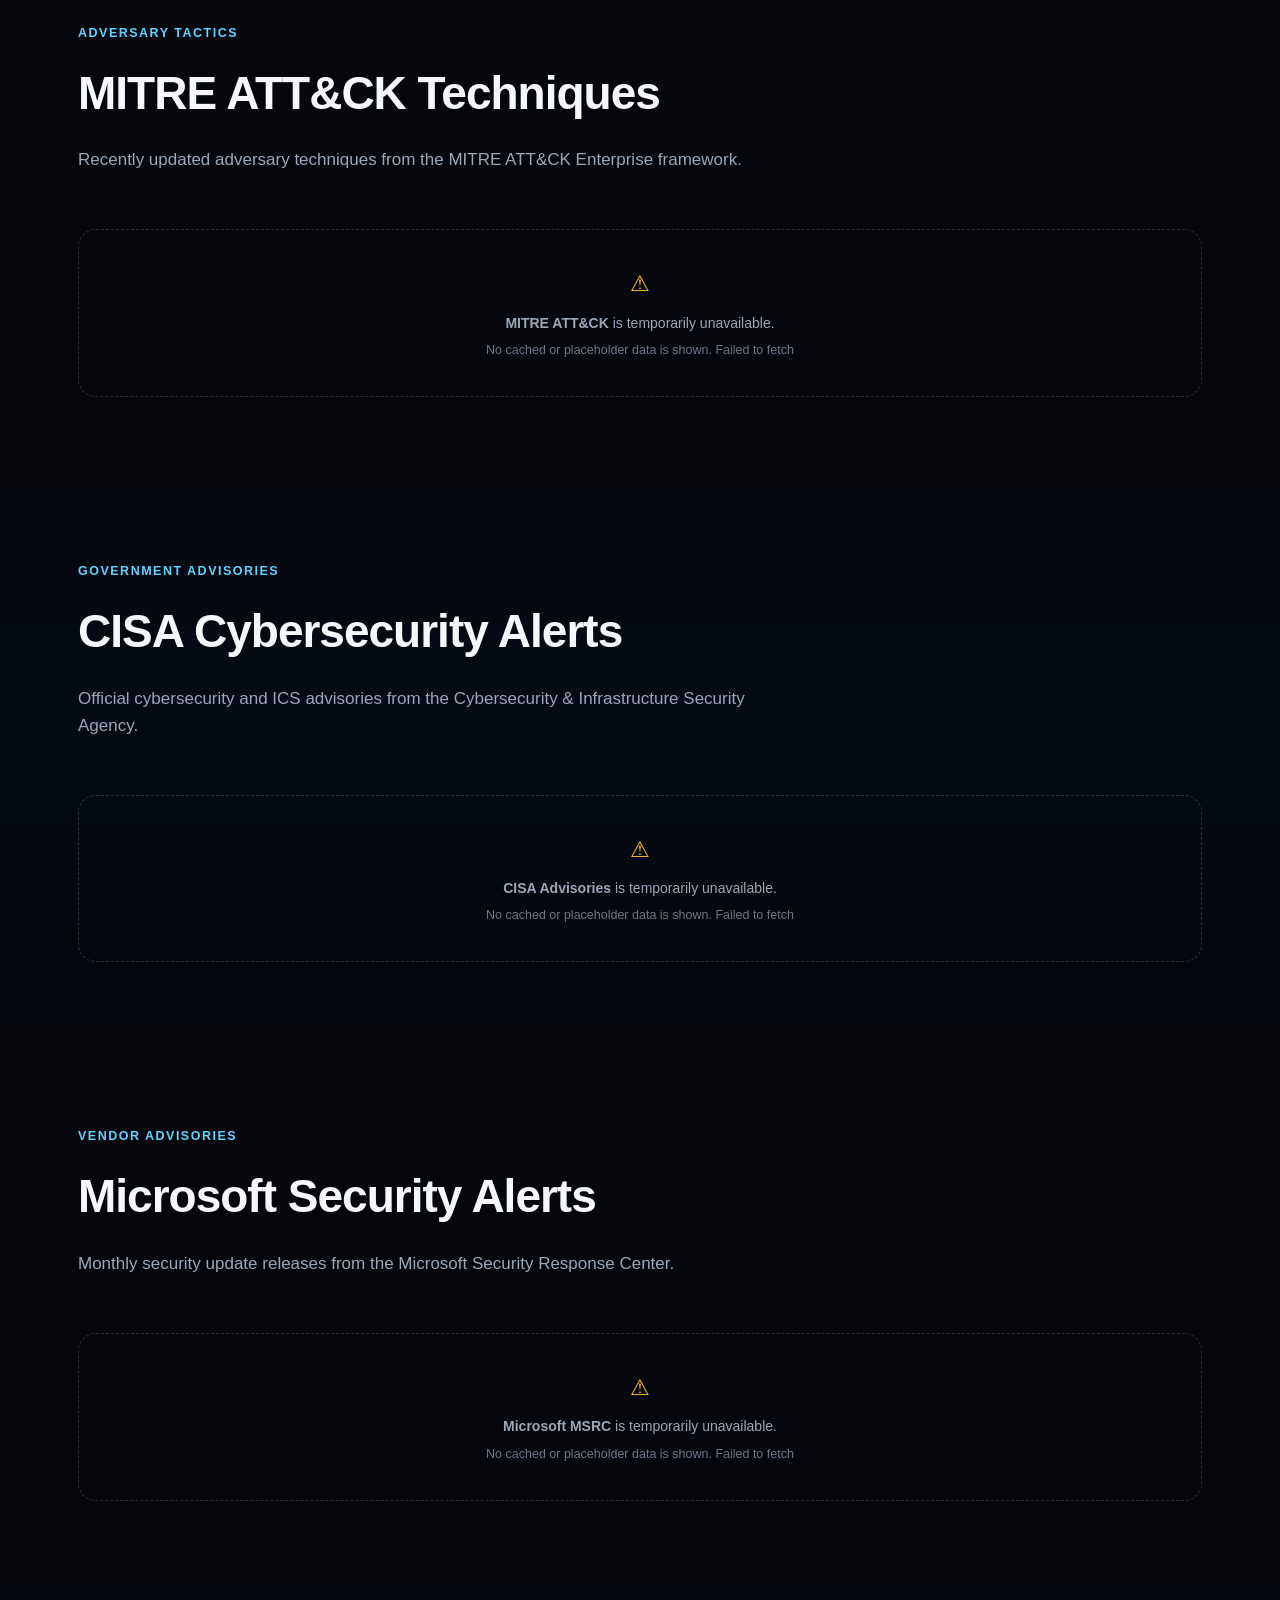
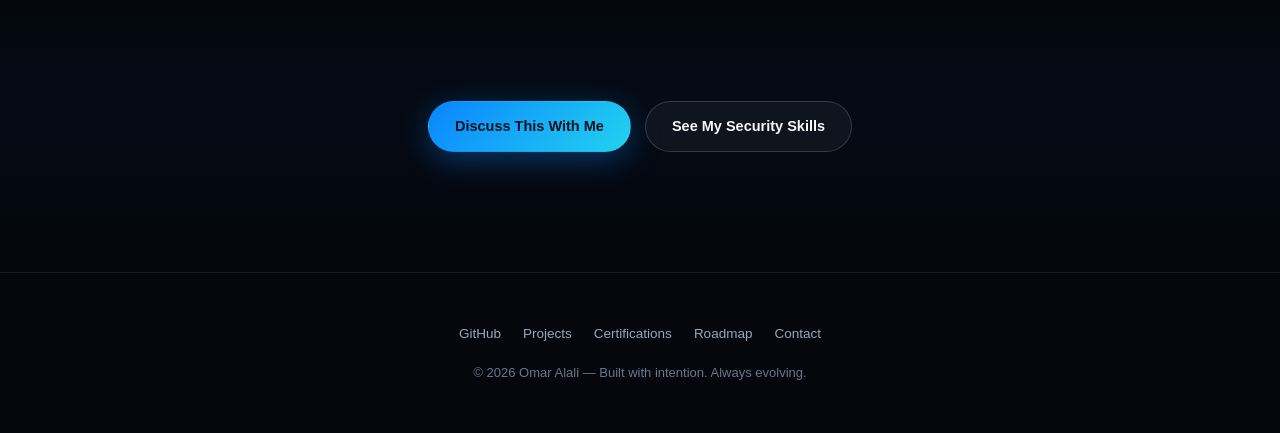
<file: threat-intel.html>
<!DOCTYPE html>
<html lang="en">
<head>
<meta charset="UTF-8">
<meta name="viewport" content="width=device-width, initial-scale=1.0">
<title>Global Threat Intelligence Center | Omar Alali</title>
<meta name="description" content="Live, automatically updated cybersecurity intelligence: CVEs, known exploited vulnerabilities, ransomware activity, MITRE ATT&amp;CK techniques, and official CISA &amp; Microsoft security alerts.">
<link rel="stylesheet" href="css/style.css?v=30">
</head>
<body>
<div id="loader" class="loader" role="status" aria-label="Loading">
<div class="loader-inner">
<span class="loader-ring"></span>
<span class="loader-ring"></span>
<span class="loader-mark">OA</span>
</div>
</div>
<canvas id="network-canvas"></canvas>

<nav class="navbar">
<div class="container">
<a href="index.html" class="brand"><span class="brand-mark">OA</span>Omar Alali</a>
<div class="nav-links">
<a href="index.html">Home</a>
<a href="about.html">About</a>
<a href="journey.html">Journey</a>
<a href="projects.html">Projects</a>
<a href="learning-platforms.html">Hands-on Learning</a>
<a href="certifications.html">Certifications</a>
<a href="skills.html">Skills</a>
<a href="threat-intel.html" class="active">Threat Intel</a>
<a href="roadmap.html">Roadmap</a>
<a href="resume.html">Resume</a>
<a href="contact.html" class="nav-cta">Contact</a>
</div>
<button class="nav-toggle" aria-label="Toggle menu"><svg class="nav-ico" xmlns="http://www.w3.org/2000/svg" width="24" height="24" viewBox="0 0 24 24" fill="none" stroke="currentColor" stroke-width="2" stroke-linecap="round" stroke-linejoin="round"><line x1="4" x2="20" y1="6" y2="6"/><line x1="4" x2="20" y1="12" y2="12"/><line x1="4" x2="20" y1="18" y2="18"/></svg></button>
</div>
</nav>
<div class="mobile-menu">
<a href="index.html">Home</a>
<a href="about.html">About</a>
<a href="journey.html">Journey</a>
<a href="projects.html">Projects</a>
<a href="learning-platforms.html">Hands-on Learning</a>
<a href="certifications.html">Certifications</a>
<a href="skills.html">Skills</a>
<a href="threat-intel.html">Threat Intel</a>
<a href="roadmap.html">Roadmap</a>
<a href="resume.html">Resume</a>
<a href="contact.html">Contact</a>
</div>

<main>

<section class="page-hero">
<div class="container">
<span class="kicker reveal">Live Security Feed</span>
<h1 class="reveal"><span class="hero-ico" aria-hidden="true"><svg xmlns="http://www.w3.org/2000/svg" width="24" height="24" viewBox="0 0 24 24" fill="none" stroke="currentColor" stroke-width="2" stroke-linecap="round" stroke-linejoin="round"><circle cx="12" cy="12" r="10"/><path d="M12 2a14.5 14.5 0 0 0 0 20 14.5 14.5 0 0 0 0-20"/><path d="M2 12h20"/></svg></span> Global Threat Intelligence Center</h1>
<p class="reveal">Real-time signal from official public sources &mdash; CVEs, known exploited vulnerabilities, ransomware activity, MITRE ATT&amp;CK techniques, and government &amp; vendor security advisories. No mock data: if a feed is unavailable, that section says so.</p>
</div>
</section>

<section class="section" style="padding-top:10px;">
<div class="container">
<div class="ti-toolbar cyber-panel reveal">
<span class="corner corner-tl"></span><span class="corner corner-tr"></span><span class="corner corner-bl"></span><span class="corner corner-br"></span>
<div class="ti-toolbar-row">
<div class="ti-updated" id="tiLastUpdated"><span class="ti-live-dot"></span>Loading feeds&hellip;</div>
<button class="btn btn-secondary btn-icon" id="tiRefreshBtn" type="button"><svg class="btn-icon-svg" xmlns="http://www.w3.org/2000/svg" viewBox="0 0 24 24" fill="none" stroke="currentColor" stroke-width="2" stroke-linecap="round" stroke-linejoin="round" aria-hidden="true"><path d="M3 12a9 9 0 0 1 15-6.7L21 8"/><path d="M21 3v5h-5"/><path d="M21 12a9 9 0 0 1-15 6.7L3 16"/><path d="M8 16H3v5"/></svg> Refresh Now</button>
</div>
<div class="ti-toolbar-row">
<input type="text" id="tiSearch" class="ti-search" placeholder="Search CVEs, groups, techniques, advisories&hellip;" autocomplete="off">
</div>
<div class="ti-filter-row" id="tiFilterChips">
<button class="ti-chip active" data-filter="all" type="button">All Sources</button>
<button class="ti-chip" data-filter="cves" type="button">Latest CVEs</button>
<button class="ti-chip" data-filter="kev" type="button">Known Exploited</button>
<button class="ti-chip" data-filter="attacks" type="button">Live Attack Activity</button>
<button class="ti-chip" data-filter="ransomware" type="button">Ransomware Groups</button>
<button class="ti-chip" data-filter="attck" type="button">MITRE ATT&amp;CK</button>
<button class="ti-chip" data-filter="cisa" type="button">CISA Alerts</button>
<button class="ti-chip" data-filter="msrc" type="button">Microsoft Alerts</button>
</div>
</div>
</div>
</section>

<section class="section section-tight ti-section" data-section="attacks">
<div class="container">
<div class="section-head left reveal">
<span class="kicker">Live Cyberattack Activity</span>
<h2>Recently Disclosed Attacks</h2>
<p>Newly identified ransomware-attributed cyberattacks, sourced from Ransomware.live&rsquo;s continuous leak-site monitoring.</p>
</div>
<div class="ti-grid grid grid-3 reveal" id="feedAttacks"></div>
</div>
</section>

<section class="section section-tight section-alt ti-section" data-section="cves">
<div class="container">
<div class="section-head left reveal">
<span class="kicker">Vulnerability Intelligence</span>
<h2>Latest CVEs</h2>
<p>Newly published vulnerabilities from the National Vulnerability Database (NIST NVD), fetched live &mdash; sorted newest first.</p>
</div>
<div class="ti-grid grid grid-3 reveal" id="feedCves"></div>
</div>
</section>

<section class="section section-tight ti-section" data-section="kev">
<div class="container">
<div class="section-head left reveal">
<span class="kicker">Mandated Patching</span>
<h2>Known Exploited Vulnerabilities</h2>
<p>CISA&rsquo;s official catalog of vulnerabilities confirmed to be actively exploited in the wild.</p>
</div>
<div class="ti-grid grid grid-3 reveal" id="feedKev"></div>
</div>
</section>

<section class="section section-tight section-alt ti-section" data-section="ransomware">
<div class="container">
<div class="section-head left reveal">
<span class="kicker">Threat Actor Tracking</span>
<h2>Active Ransomware Groups</h2>
<p>Ransomware groups currently observed operating leak sites, tracked by Ransomware.live.</p>
</div>
<div class="ti-grid grid grid-3 reveal" id="feedRansomware"></div>
</div>
</section>

<section class="section section-tight ti-section" data-section="attck">
<div class="container">
<div class="section-head left reveal">
<span class="kicker">Adversary Tactics</span>
<h2>MITRE ATT&amp;CK Techniques</h2>
<p>Recently updated adversary techniques from the MITRE ATT&amp;CK Enterprise framework.</p>
</div>
<div class="ti-grid grid grid-3 reveal" id="feedAttck"></div>
</div>
</section>

<section class="section section-tight section-alt ti-section" data-section="cisa">
<div class="container">
<div class="section-head left reveal">
<span class="kicker">Government Advisories</span>
<h2>CISA Cybersecurity Alerts</h2>
<p>Official cybersecurity and ICS advisories from the Cybersecurity &amp; Infrastructure Security Agency.</p>
</div>
<div class="ti-grid grid grid-3 reveal" id="feedCisa"></div>
</div>
</section>

<section class="section section-tight ti-section" data-section="msrc">
<div class="container">
<div class="section-head left reveal">
<span class="kicker">Vendor Advisories</span>
<h2>Microsoft Security Alerts</h2>
<p>Monthly security update releases from the Microsoft Security Response Center.</p>
</div>
<div class="ti-grid grid grid-3 reveal" id="feedMsrc"></div>
</div>
</section>

<section class="section text-center section-alt">
<div class="container">
<div class="btn-row reveal" style="justify-content:center;">
<a class="btn btn-primary" href="contact.html">Discuss This With Me</a>
<a class="btn btn-secondary" href="skills.html">See My Security Skills</a>
</div>
</div>
</section>

</main>

<footer>
<div class="container">
<div class="footer-links">
<a href="https://github.com/OmarAlali966" target="_blank" rel="noopener">GitHub</a>
<a href="projects.html">Projects</a>
<a href="certifications.html">Certifications</a>
<a href="roadmap.html">Roadmap</a>
<a href="contact.html">Contact</a>
</div>
<div>&copy; 2026 Omar Alali &mdash; Built with intention. Always evolving.</div>
</div>
</footer>

<script src="js/data/config.js"></script>
<script src="js/threat-intel.js"></script>
<script src="js/main.js?v=3"></script>
</body>
</html>
</file>
<file: css/style.css>
/* ============================================================
   OMAR ALALI \u2014 PORTFOLIO DESIGN SYSTEM
   Premium, Apple-inspired, blue cloud-security theme.
   ============================================================ */

:root {
    --bg: #05070d;
    --bg-elevated: #0a0f1c;
    --bg-elevated-2: #0e1526;
    --surface: rgba(255, 255, 255, 0.045);
    --surface-hover: rgba(255, 255, 255, 0.08);
    --border: rgba(255, 255, 255, 0.09);
    --border-strong: rgba(255, 255, 255, 0.16);
    --text: #f5f7fa;
    --text-muted: #9aa7b8;
    --text-faint: #6b7688;
    --blue: #0a84ff;
    --blue-light: #64d2ff;
    --cyan: #22d3ee;
    --indigo: #5e7cff;
    --teal: #2dd4bf;
    --orange: #ff9f40;
    --success: #34d399;
    --warning: #fbbf24;
    --radius-sm: 10px;
    --radius: 18px;
    --radius-lg: 26px;
    --gradient-blue: linear-gradient(135deg, #0a84ff 0%, #22d3ee 100%);
    --gradient-hero: radial-gradient(ellipse 80% 60% at 50% -10%, rgba(10, 132, 255, 0.25), transparent 60%);
    --ease: cubic-bezier(0.16, 0.8, 0.24, 1);
    --dur: 0.5s;
    --max-width: 1180px;
}

* { box-sizing: border-box; }
html { scroll-behavior: smooth; }

body {
    margin: 0;
    background: var(--bg);
    color: var(--text);
    font-family: -apple-system, BlinkMacSystemFont, "SF Pro Display", "Segoe UI", Roboto, Helvetica, Arial, sans-serif;
    -webkit-font-smoothing: antialiased;
    line-height: 1.6;
    overflow-x: hidden;
}

img, svg { display: block; max-width: 100%; }
a { color: inherit; text-decoration: none; }
ul { list-style: none; margin: 0; padding: 0; }
h1, h2, h3, h4, p { margin: 0; }

.container {
    max-width: var(--max-width);
    margin: 0 auto;
    padding: 0 28px;
}

/* ---------- Background network canvas ---------- */
#network-canvas {
    position: fixed;
    inset: 0;
    width: 100%;
    height: 100%;
    z-index: 0;
    opacity: 0.55;
    pointer-events: none;
}

/* ---------- Navbar ---------- */
.navbar {
    position: fixed;
    top: 0;
    left: 0;
    right: 0;
    z-index: 100;
    backdrop-filter: saturate(180%) blur(20px);
    -webkit-backdrop-filter: saturate(180%) blur(20px);
    background: rgba(5, 7, 13, 0.6);
    border-bottom: 1px solid var(--border);
    transition: background var(--dur) var(--ease);
}

.navbar .container {
    display: flex;
    align-items: center;
    justify-content: space-between;
    height: 64px;
}

.brand {
    display: flex;
    align-items: center;
    gap: 10px;
    font-weight: 600;
    font-size: 15px;
    letter-spacing: 0.2px;
}

.brand-mark {
    width: 30px;
    height: 30px;
    border-radius: 9px;
    background: var(--gradient-blue);
    display: flex;
    align-items: center;
    justify-content: center;
    font-size: 12px;
    font-weight: 700;
    color: #01131f;
    box-shadow: 0 0 18px rgba(10, 132, 255, 0.55);
}

.nav-links {
    display: flex;
    align-items: center;
    gap: 28px;
}

.nav-links a {
    font-size: 13.5px;
    color: var(--text-muted);
    transition: color 0.25s var(--ease);
    position: relative;
}

.nav-links a:hover, .nav-links a.active { color: var(--text); }

.nav-links a.active::after {
    content: "";
    position: absolute;
    left: 0;
    right: 0;
    bottom: -8px;
    height: 2px;
    background: var(--gradient-blue);
    border-radius: 2px;
}

.nav-cta {
    padding: 8px 16px !important;
    border-radius: 100px;
    background: var(--surface);
    border: 1px solid var(--border-strong);
    color: var(--text) !important;
}

.nav-toggle {
    display: none;
    background: none;
    border: none;
    color: var(--text);
    cursor: pointer;
}

.mobile-menu {
    display: none;
    position: fixed;
    top: 64px;
    left: 0;
    right: 0;
    background: var(--bg-elevated);
    border-bottom: 1px solid var(--border);
    padding: 12px 28px 24px;
    z-index: 99;
}

.mobile-menu.open { display: block; }
.mobile-menu a {
    display: block;
    padding: 12px 0;
    border-bottom: 1px solid var(--border);
    color: var(--text-muted);
    font-size: 15px;
}

@media (max-width: 860px) {
    .nav-links { display: none; }
    .nav-toggle { display: block; }
}

/* ---------- Buttons ---------- */
.btn {
    display: inline-flex;
    align-items: center;
    justify-content: center;
    gap: 8px;
    padding: 13px 26px;
    border-radius: 100px;
    font-size: 14.5px;
    font-weight: 600;
    cursor: pointer;
    border: 1px solid transparent;
    transition: transform 0.3s var(--ease), box-shadow 0.3s var(--ease), background 0.3s var(--ease), border-color 0.3s var(--ease);
    white-space: nowrap;
}
.btn:hover { transform: translateY(-2px); }
.btn-primary {
    background: var(--gradient-blue);
    color: #01131f;
    box-shadow: 0 8px 30px rgba(10, 132, 255, 0.35);
}
.btn-primary:hover { box-shadow: 0 12px 36px rgba(10, 132, 255, 0.5); }
.btn-secondary {
    background: var(--surface);
    border-color: var(--border-strong);
    color: var(--text);
}
.btn-secondary:hover { background: var(--surface-hover); }
.btn-ghost {
    background: transparent;
    color: var(--text-muted);
    border-color: var(--border);
}
.btn-ghost:hover { color: var(--text); background: var(--surface-hover); border-color: rgba(100, 210, 255, 0.4); box-shadow: 0 8px 30px rgba(100, 210, 255, 0.15); }
.btn-row { display: flex; flex-wrap: wrap; gap: 14px; }
.btn[disabled] { opacity: 0.45; cursor: not-allowed; pointer-events: none; }

/* ---------- Hero ---------- */
.hero {
    position: relative;
    padding: 200px 0 140px;
    background: var(--gradient-hero);
    text-align: center;
    overflow: hidden;
}
.eyebrow {
    display: inline-flex;
    align-items: center;
    gap: 8px;
    padding: 7px 16px;
    border-radius: 100px;
    background: var(--surface);
    border: 1px solid var(--border-strong);
    font-size: 12.5px;
    color: var(--blue-light);
    letter-spacing: 0.4px;
    text-transform: uppercase;
    margin-bottom: 28px;
}
.eyebrow .dot {
    width: 7px; height: 7px; border-radius: 50%;
    background: var(--success);
    box-shadow: 0 0 8px var(--success);
}
.hero h1 {
    font-size: clamp(48px, 8vw, 96px);
    font-weight: 700;
    letter-spacing: -2px;
    background: linear-gradient(180deg, #ffffff 20%, #b9c6d6 100%);
    -webkit-background-clip: text;
    background-clip: text;
    color: transparent;
}
.hero .subtitle {
    margin: 22px auto 0;
    max-width: 640px;
    font-size: clamp(16px, 2.4vw, 21px);
    color: var(--text-muted);
    font-weight: 400;
}
.hero .btn-row { justify-content: center; margin-top: 44px; }

/* ---------- Sections ---------- */
.section { position: relative; padding: 120px 0; z-index: 1; }
.section-tight { padding: 80px 0; }
.section-head { max-width: 680px; margin: 0 auto 64px; text-align: center; }
.section-head.left { margin: 0 0 56px; text-align: left; }
.kicker {
    font-size: 12.5px;
    font-weight: 600;
    letter-spacing: 1.5px;
    text-transform: uppercase;
    color: var(--blue-light);
    margin-bottom: 14px;
    display: block;
}
.section-head h2 {
    font-size: clamp(30px, 5vw, 46px);
    font-weight: 700;
    letter-spacing: -1px;
}
.section-head p {
    margin-top: 16px;
    color: var(--text-muted);
    font-size: 17px;
}
.section-alt { background: linear-gradient(180deg, transparent, rgba(10,132,255,0.04) 40%, transparent); }

/* ---------- Reveal animation ---------- */
.reveal {
    opacity: 0;
    transform: translateY(28px);
    transition: opacity 0.9s var(--ease), transform 0.9s var(--ease);
}
.reveal.in-view { opacity: 1; transform: translateY(0); }
.stagger.in-view > * { transition-delay: calc(var(--i, 0) * 90ms); }

/* ---------- Generic card ---------- */
.card {
    background: var(--surface);
    border: 1px solid var(--border);
    border-radius: var(--radius);
    padding: 32px;
    transition: transform 0.4s var(--ease), border-color 0.4s var(--ease), background 0.4s var(--ease), box-shadow 0.4s var(--ease);
    position: relative;
}
.card:hover {
    transform: translateY(-6px);
    border-color: var(--border-strong);
    background: var(--surface-hover);
    box-shadow: 0 20px 50px rgba(0,0,0,0.35);
}
.card-icon {
    width: 46px; height: 46px;
    border-radius: 13px;
    display: flex; align-items: center; justify-content: center;
    background: rgba(10,132,255,0.12);
    color: var(--blue-light);
    margin-bottom: 20px;
}
.grid {
    display: grid;
    gap: 24px;
}
.grid-2 { grid-template-columns: repeat(2, 1fr); }
.grid-3 { grid-template-columns: repeat(3, 1fr); }
.grid-4 { grid-template-columns: repeat(4, 1fr); }
@media (max-width: 900px) {
    .grid-2, .grid-3, .grid-4 { grid-template-columns: repeat(2, 1fr); }
}
@media (max-width: 620px) {
    .grid-2, .grid-3, .grid-4 { grid-template-columns: 1fr; }
}

/* ---------- Dashboard stats ---------- */
.stat-card {
    background: var(--surface);
    border: 1px solid var(--border);
    border-radius: var(--radius);
    padding: 28px;
    text-align: center;
}
.stat-value {
    font-size: 40px;
    font-weight: 700;
    background: var(--gradient-blue);
    -webkit-background-clip: text;
    background-clip: text;
    color: transparent;
    letter-spacing: -1px;
}
.stat-label {
    margin-top: 8px;
    font-size: 13px;
    color: var(--text-muted);
    text-transform: uppercase;
    letter-spacing: 0.6px;
}

/* ---------- Timeline (Journey page) ---------- */
.timeline {
    position: relative;
    max-width: 820px;
    margin: 0 auto;
    padding-left: 40px;
    border-left: 2px solid var(--border);
}
.timeline-item {
    position: relative;
    padding: 0 0 56px 32px;
}
.timeline-item:last-child { padding-bottom: 0; }
.timeline-dot {
    position: absolute;
    left: -49px;
    top: 2px;
    width: 16px; height: 16px;
    border-radius: 50%;
    background: var(--bg);
    border: 2px solid var(--blue);
    box-shadow: 0 0 0 4px rgba(10,132,255,0.15);
}
.timeline-item.type-future .timeline-dot { border-color: var(--teal); box-shadow: 0 0 0 4px rgba(45,212,191,0.15); }
.timeline-date {
    font-size: 12.5px;
    text-transform: uppercase;
    letter-spacing: 0.6px;
    color: var(--blue-light);
    font-weight: 600;
}
.timeline-item h3 { margin-top: 8px; font-size: 21px; font-weight: 650; }
.timeline-item p { margin-top: 10px; color: var(--text-muted); font-size: 15px; }
.timeline-badge {
    display: inline-block;
    margin-top: 10px;
    font-size: 11px;
    padding: 4px 10px;
    border-radius: 100px;
    background: var(--surface);
    border: 1px solid var(--border-strong);
    color: var(--text-muted);
    text-transform: uppercase;
    letter-spacing: 0.5px;
}

/* ---------- Certification cards ---------- */
.cert-card {
    background: var(--surface);
    border: 1px solid var(--border);
    border-radius: var(--radius);
    padding: 30px;
    display: flex;
    flex-direction: column;
    gap: 18px;
    transition: transform 0.4s var(--ease), box-shadow 0.4s var(--ease), border-color 0.4s var(--ease);
}
.cert-card:hover { transform: translateY(-6px); box-shadow: 0 20px 50px rgba(0,0,0,0.35); border-color: var(--border-strong); }
.cert-top { display: flex; align-items: center; gap: 16px; }
.cert-logo {
    width: 56px; height: 56px;
    border-radius: 14px;
    display: flex; align-items: center; justify-content: center;
    font-weight: 700;
    font-size: 13px;
    color: #01131f;
    background: var(--gradient-blue);
    flex-shrink: 0;
}
.cert-logo-img { overflow: hidden; padding: 0; background: transparent; }
.cert-logo-img img { width: 100%; height: 100%; object-fit: cover; display: block; }
.cert-logo-brand { overflow: hidden; background: #ffffff; padding: 9px; }
.cert-logo-brand img { width: 100%; height: 100%; object-fit: contain; display: block; }
.cert-logo-wordmark { padding: 3px; }
.cert-title { font-size: 17px; font-weight: 650; line-height: 1.3; }
.cert-issuer { font-size: 13px; color: var(--text-muted); margin-top: 4px; }
.status-pill {
    display: inline-flex;
    align-items: center;
    gap: 6px;
    font-size: 11.5px;
    padding: 5px 12px;
    border-radius: 100px;
    text-transform: uppercase;
    letter-spacing: 0.5px;
    font-weight: 600;
    width: fit-content;
}
.status-completed { background: rgba(52,211,153,0.15); color: var(--success); }
.status-in-progress { background: rgba(251,191,36,0.15); color: var(--warning); }
.status-planned { background: rgba(94,124,255,0.15); color: var(--indigo); }
.cert-meta { display: grid; grid-template-columns: 1fr 1fr; gap: 12px; font-size: 13px; }
.cert-meta div span { display: block; color: var(--text-faint); font-size: 11px; text-transform: uppercase; letter-spacing: 0.5px; margin-bottom: 3px; }
.cert-skills { display: flex; flex-wrap: wrap; gap: 8px; }
.tag {
    font-size: 12px;
    padding: 6px 12px;
    border-radius: 100px;
    background: rgba(255,255,255,0.05);
    border: 1px solid var(--border);
    color: var(--text-muted);
}
.cert-verify {
    margin-top: auto;
    font-size: 13px;
    color: var(--blue-light);
    display: inline-flex;
    align-items: center;
    gap: 6px;
}

/* ---------- Skills page ---------- */
.skill-card {
    background: var(--surface);
    border: 1px solid var(--border);
    border-radius: var(--radius);
    padding: 30px;
    transition: transform 0.45s var(--ease), border-color 0.45s var(--ease);
}
.skill-card:hover { transform: translateY(-6px) scale(1.01); border-color: var(--blue); }
.skill-card h3 { display: flex; align-items: center; gap: 12px; font-size: 18px; font-weight: 650; }
.skill-tags { margin-top: 20px; display: flex; flex-wrap: wrap; gap: 10px; }
.skill-tags .tag { transition: background 0.3s var(--ease), color 0.3s var(--ease), border-color 0.3s var(--ease); }
.skill-tags .tag:hover { background: rgba(10,132,255,0.15); color: var(--blue-light); border-color: var(--blue); }

/* ---------- Project cards ---------- */
.project-card {
    background: var(--surface);
    border: 1px solid var(--border);
    border-radius: var(--radius-lg);
    overflow: hidden;
    transition: transform 0.4s var(--ease), border-color 0.4s var(--ease);
}
.project-card:hover { transform: translateY(-6px); border-color: var(--border-strong); }
.project-media {
    height: 220px;
    background: linear-gradient(135deg, rgba(10,132,255,0.18), rgba(34,211,238,0.08));
    position: relative;
    display: flex;
    align-items: center;
    justify-content: center;
    overflow: hidden;
}
.project-media .grid-lines {
    position: absolute; inset: 0;
    background-image: linear-gradient(rgba(255,255,255,0.06) 1px, transparent 1px), linear-gradient(90deg, rgba(255,255,255,0.06) 1px, transparent 1px);
    background-size: 28px 28px;
}
.project-media .media-label {
    position: relative;
    z-index: 1;
    font-size: 13px;
    color: var(--text-muted);
    background: rgba(5,7,13,0.5);
    padding: 8px 16px;
    border-radius: 100px;
    border: 1px solid var(--border-strong);
}
.project-body { padding: 28px; }
.project-body h3 { font-size: 20px; font-weight: 650; }
.project-body p { margin-top: 10px; color: var(--text-muted); font-size: 14.5px; }
.project-tech { display: flex; flex-wrap: wrap; gap: 8px; margin-top: 18px; }
.project-links { display: flex; gap: 16px; margin-top: 22px; }
.project-links a { font-size: 13.5px; color: var(--blue-light); } .project-card { position: relative; } .project-card-link { position: absolute; inset: 0; z-index: 1; } .project-links { position: relative; z-index: 2; } .project-media-img { width: 100%; height: 100%; object-fit: cover; display: block; }

.future-card {
    background: var(--surface);
    border: 1px dashed var(--border-strong);
    border-radius: var(--radius);
    padding: 28px;
    opacity: 0.9;
}
.future-card h4 { font-size: 16px; font-weight: 650; }
.future-card p { margin-top: 8px; font-size: 13.5px; color: var(--text-muted); }

/* ---------- Security Lab dashboard ---------- */
.lab-panel {
    background: var(--surface);
    border: 1px solid var(--border);
    border-radius: var(--radius);
    padding: 28px;
}
.lab-panel h3 { font-size: 16px; font-weight: 650; margin-bottom: 18px; display: flex; align-items: center; gap: 10px; }
.lab-service {
    display: flex;
    align-items: center;
    justify-content: space-between;
    padding: 12px 0;
    border-bottom: 1px solid var(--border);
    font-size: 14px;
}
.lab-service:last-child { border-bottom: none; }
.lab-service .name { display: flex; align-items: center; gap: 10px; color: var(--text); }
.lab-service .badge { font-size: 11px; color: var(--success); background: rgba(52,211,153,0.12); padding: 4px 10px; border-radius: 100px; }
.diagram-frame {
    border: 1px solid var(--border);
    border-radius: var(--radius);
    background: var(--bg-elevated);
    padding: 40px;
    text-align: center;
    color: var(--text-faint);
    font-size: 13.5px;
}

/* ---------- Resume viewer ---------- */
.resume-viewer {
    max-width: 760px;
    margin: 0 auto;
    background: var(--bg-elevated);
    border: 1px solid var(--border);
    border-radius: var(--radius-lg);
    padding: 60px 50px;
    text-align: center;
}
.resume-viewer .doc-icon {
    width: 70px; height: 70px;
    margin: 0 auto 22px;
    border-radius: 18px;
    background: var(--gradient-blue);
    display: flex; align-items: center; justify-content: center;
}
.resume-note {
    margin-top: 18px;
    font-size: 13px;
    color: var(--text-faint);
}

/* ---------- Contact page ---------- */
.contact-grid {
    display: grid;
    grid-template-columns: 1fr 1fr;
    gap: 24px;
}
@media (max-width: 760px) { .contact-grid { grid-template-columns: 1fr; } }
.contact-card {
           position: relative;
           background: var(--surface);
           border: 1px solid var(--border);
           border-radius: var(--radius-lg);
           padding: 38px 34px;
           display: flex;
           flex-direction: column;
           align-items: flex-start;
           gap: 14px;
           overflow: hidden;
           transition: transform 0.45s var(--ease), border-color 0.45s var(--ease), background 0.45s var(--ease), box-shadow 0.45s var(--ease);
}
      .contact-card::before {
                 content: "";
                 position: absolute;
                 inset: 0;
                 background: var(--gradient-blue);
                 opacity: 0;
                 transition: opacity 0.45s var(--ease);
                 pointer-events: none;
      }
      .contact-card:hover {
                 transform: translateY(-6px);
                 border-color: var(--blue);
                 background: var(--surface-hover);
                 box-shadow: 0 20px 45px rgba(10,132,255,0.2);
      }
      .contact-card:hover::before { opacity: 0.06; }
      .contact-card h4 { position: relative; font-size: 20px; font-weight: 700; letter-spacing: -0.01em; }
      .contact-card-value { position: relative; display: block; font-size: 15px; color: var(--text-muted); word-break: break-word; }
      .contact-card-cta {
                 position: relative;
                 margin-top: 10px;
                 display: inline-flex;
                 align-items: center;
                 font-size: 13.5px;
                 font-weight: 650;
                 color: var(--blue-light);
                 border: 1px solid var(--border-strong);
                 border-radius: 100px;
                 padding: 11px 22px;
                 transition: background 0.35s var(--ease), color 0.35s var(--ease), border-color 0.35s var(--ease), transform 0.35s var(--ease);
      }
      .contact-card:hover .contact-card-cta {
                 background: var(--gradient-blue);
                 color: #fff;
                 border-color: transparent;
                 transform: translateX(4px);
      }

/* ---------- Footer ---------- */
footer {
    border-top: 1px solid var(--border);
    padding: 50px 0;
    text-align: center;
    color: var(--text-faint);
    font-size: 13px;
    position: relative;
    z-index: 1;
}
footer .footer-links { display: flex; justify-content: center; gap: 22px; margin-bottom: 18px; }
footer .footer-links a { color: var(--text-muted); font-size: 13.5px; }
footer .footer-links a:hover { color: var(--text); }

/* ---------- Misc ---------- */
.text-center { text-align: center; }
.mt-8 { margin-top: 8px; }
.mt-16 { margin-top: 16px; }
.mt-24 { margin-top: 24px; }
.mt-40 { margin-top: 40px; }
.placeholder-note {
    font-size: 12px;
    color: var(--text-faint);
    font-style: italic;
}
.page-hero {
    padding: 160px 0 70px;
    text-align: center;
}
.page-hero h1 {
    font-size: clamp(34px, 6vw, 58px);
    font-weight: 700;
    letter-spacing: -1.5px;
}
.page-hero p {
    margin-top: 16px;
    color: var(--text-muted);
    font-size: 17px;
    max-width: 600px;
    margin-left: auto;
    margin-right: auto;
}

/* ---------- Nav density override (more nav items) ---------- */
.nav-links { gap: 16px; }
.nav-links a { font-size: 12px; }
.nav-cta { padding: 7px 14px !important; }
@media (max-width: 1120px) {
     .nav-links { display: none; }
     .nav-toggle { display: block; }
}

/* ---------- Cert expand panel ---------- */
.cert-expand-panel { border-top: 1px solid var(--border); padding-top: 16px; margin-top: 4px; }
.cert-expand-toggle { font-size: 13px !important; padding: 8px 16px !important; }

/* ---------- Roadmap checklist tweaks ---------- */
.timeline-item.type-cert .timeline-dot { background: var(--success); border-color: var(--success); }


/* ---------- About Me (interactive story) ---------- */
.about-grid { display: grid; grid-template-columns: 300px 1fr; gap: 48px; align-items: start; }
@media (max-width: 780px) { .about-grid { grid-template-columns: 1fr; } }
.photo-frame { width: 100%; aspect-ratio: 1 / 1; border-radius: var(--radius-lg); background: var(--surface); border: 1px solid var(--border); display: flex; flex-direction: column; align-items: center; justify-content: center; gap: 10px; color: var(--text-faint); text-align: center; overflow: hidden; position: relative; }
.photo-frame .photo-icon { width: 64px; height: 64px; border-radius: 50%; background: var(--gradient-blue); display: flex; align-items: center; justify-content: center; font-size: 26px; }
.photo-frame span { font-size: 12.5px; text-transform: uppercase; letter-spacing: 0.5px; }
.chip-row { display: flex; flex-wrap: wrap; gap: 10px; margin-top: 18px; }
.info-chip { display: inline-flex; align-items: center; gap: 8px; padding: 8px 14px; border-radius: 100px; background: var(--surface); border: 1px solid var(--border-strong); font-size: 13px; color: var(--text-muted); }
.info-chip .flag { font-size: 16px; }
.story p { color: var(--text-muted); font-size: 16px; margin-top: 16px; }
.story p:first-of-type { margin-top: 0; }
.story strong { color: var(--text); }
.mini-path { display: flex; align-items: flex-start; gap: 0; margin-top: 36px; flex-wrap: wrap; }
.mini-path-item { flex: 1; min-width: 120px; display: flex; flex-direction: column; align-items: center; text-align: center; gap: 10px; position: relative; padding: 0 8px; }
.mini-path-item:not(:last-child)::after { content: ""; position: absolute; top: 23px; left: 60%; width: 80%; height: 2px; background: var(--border-strong); z-index: 0; }
.mini-path-icon { width: 46px; height: 46px; border-radius: 50%; background: var(--surface); border: 1px solid var(--border-strong); display: flex; align-items: center; justify-content: center; font-size: 19px; position: relative; z-index: 1; }
.mini-path-item span { font-size: 12.5px; color: var(--text-muted); font-weight: 600; line-height: 1.3; }
@media (max-width: 700px) { .mini-path { flex-direction: column; align-items: flex-start; gap: 24px; } .mini-path-item { flex-direction: row; text-align: left; min-width: 0; } .mini-path-item:not(:last-child)::after { display: none; } }
.timeline-dot.has-icon { display: flex; align-items: center; justify-content: center; font-size: 11px; background: var(--bg-elevated); }


/* ---------- Hands-on Labs: path cards, progress bars, status badges ---------- */
.path-card { background: var(--surface); border: 1px solid var(--border); border-radius: var(--radius); padding: 22px; display: flex; flex-direction: column; }
.path-card-head { display: flex; align-items: center; justify-content: space-between; gap: 12px; flex-wrap: wrap; }
.path-card-head h4 { font-size: 16px; font-weight: 600; margin: 0; }
.status-badge { font-size: 11px; font-weight: 600; padding: 4px 10px; border-radius: 999px; white-space: nowrap; letter-spacing: 0.2px; }
.status-completed { background: rgba(52,211,153,0.15); color: var(--success); }
.status-inprogress { background: rgba(10,132,255,0.15); color: var(--blue-light); }
.status-learning { background: rgba(251,191,36,0.15); color: var(--warning); }
.difficulty-tag { display: inline-block; font-size: 12px; color: var(--text-faint); border: 1px solid var(--border); padding: 3px 10px; border-radius: 999px; }
.path-desc { color: var(--text-muted); font-size: 14px; line-height: 1.55; }
.progress-row { display: flex; align-items: center; gap: 10px; }
.progress-track { flex: 1; height: 6px; border-radius: 999px; background: rgba(255,255,255,0.08); overflow: hidden; }
.progress-fill { height: 100%; border-radius: 999px; background: var(--gradient-blue); }
.progress-pct { font-size: 12.5px; color: var(--text-faint); min-width: 36px; text-align: right; }
.what-learned { border-top: 1px solid var(--border); padding-top: 14px; margin-top: 16px; }
.what-learned h5 { font-size: 12.5px; text-transform: uppercase; letter-spacing: 0.6px; color: var(--text-faint); margin: 0 0 8px; }
.what-learned ul { display: grid; gap: 6px; padding-left: 18px; margin: 0; color: var(--text-muted); font-size: 13.5px; }
@media (max-width: 900px) {
   .path-card { padding: 18px; } } .osr-section { position: relative; } .osr-widget { display: grid; grid-template-columns: 260px 1fr; gap: 0; background: var(--surface); border: 1px solid var(--border); border-radius: var(--radius-lg); overflow: hidden; min-height: 560px; box-shadow: 0 30px 80px rgba(0,0,0,0.35); } .osr-sidebar { background: var(--bg-elevated); border-right: 1px solid var(--border); padding: 20px; display: flex; flex-direction: column; gap: 14px; } .osr-new-chat { width: 100%; padding: 12px 16px; border-radius: 100px; border: 1px solid var(--border-strong); background: var(--surface); color: var(--text); font-size: 13.5px; font-weight: 600; cursor: pointer; transition: background 0.3s var(--ease), transform 0.3s var(--ease); } .osr-new-chat:hover { background: var(--surface-hover); transform: translateY(-2px); } .osr-history { display: flex; flex-direction: column; gap: 6px; overflow-y: auto; flex: 1; } .osr-history-item { padding: 10px 12px; border-radius: 12px; font-size: 13px; color: var(--text-muted); cursor: pointer; white-space: nowrap; overflow: hidden; text-overflow: ellipsis; transition: background 0.25s var(--ease), color 0.25s var(--ease); border: 1px solid transparent; } .osr-history-item:hover { background: var(--surface-hover); color: var(--text); } .osr-history-item.active { background: var(--surface-hover); color: var(--text); border-color: var(--border-strong); } .osr-history-empty { color: var(--text-faint); font-size: 12.5px; padding: 10px 12px; } .osr-main { display: flex; flex-direction: column; min-height: 560px; background: var(--bg-elevated-2); } .osr-header { display: flex; align-items: center; justify-content: space-between; padding: 18px 24px; border-bottom: 1px solid var(--border); } .osr-header-info { display: flex; align-items: center; gap: 12px; } .osr-avatar { width: 38px; height: 38px; border-radius: 12px; background: var(--gradient-blue); display: flex; align-items: center; justify-content: center; font-size: 12px; font-weight: 700; color: #01131f; box-shadow: 0 0 18px rgba(10,132,255,0.55); } .osr-title { font-size: 15px; font-weight: 650; } .osr-status { font-size: 12px; color: var(--success); display: flex; align-items: center; gap: 6px; } .osr-status::before { content: ''; width: 7px; height: 7px; border-radius: 50%; background: var(--success); display: inline-block; box-shadow: 0 0 8px var(--success); } .osr-history-toggle { display: none; padding: 8px 14px; border-radius: 100px; border: 1px solid var(--border-strong); background: var(--surface); color: var(--text); font-size: 13px; cursor: pointer; } .osr-messages { flex: 1; overflow-y: auto; padding: 28px; display: flex; flex-direction: column; gap: 18px; } .osr-empty { margin: auto; text-align: center; max-width: 520px; } .osr-empty-icon { width: 56px; height: 56px; border-radius: 16px; background: var(--gradient-blue); margin: 0 auto 18px; display: flex; align-items: center; justify-content: center; font-size: 14px; font-weight: 700; color: #01131f; box-shadow: 0 0 24px rgba(10,132,255,0.5); } .osr-empty h3 { font-size: 20px; font-weight: 650; margin-bottom: 20px; } .osr-suggestions { display: grid; grid-template-columns: 1fr 1fr; gap: 10px; } .osr-suggestion-chip { text-align: left; padding: 14px 16px; border-radius: 14px; border: 1px solid var(--border); background: var(--surface); color: var(--text-muted); font-size: 13.5px; cursor: pointer; transition: background 0.25s var(--ease), border-color 0.25s var(--ease), color 0.25s var(--ease), transform 0.25s var(--ease); } .osr-suggestion-chip:hover { background: var(--surface-hover); border-color: var(--border-strong); color: var(--text); transform: translateY(-2px); } .osr-msg { display: flex; gap: 12px; max-width: 100%; animation: osrFadeIn 0.4s var(--ease); } .osr-msg-avatar { width: 30px; height: 30px; border-radius: 10px; flex-shrink: 0; display: flex; align-items: center; justify-content: center; font-size: 10.5px; font-weight: 700; } .osr-msg.user { flex-direction: row-reverse; margin-left: auto; } .osr-msg.user .osr-msg-avatar { background: var(--surface); border: 1px solid var(--border-strong); color: var(--text-muted); } .osr-msg.assistant .osr-msg-avatar { background: var(--gradient-blue); color: #01131f; box-shadow: 0 0 14px rgba(10,132,255,0.45); } .osr-msg-bubble { padding: 14px 18px; border-radius: 16px; font-size: 14.5px; line-height: 1.65; max-width: 640px; } .osr-msg.user .osr-msg-bubble { background: var(--gradient-blue); color: #01131f; border-top-right-radius: 4px; } .osr-msg.assistant .osr-msg-bubble { background: var(--surface); border: 1px solid var(--border); color: var(--text); border-top-left-radius: 4px; } .osr-msg-bubble p { margin: 0 0 12px; } .osr-msg-bubble p:last-child { margin-bottom: 0; } .osr-msg-bubble ul, .osr-msg-bubble ol { margin: 0 0 12px; padding-left: 20px; } .osr-msg-bubble a { color: var(--blue-light); text-decoration: underline; } .osr-msg-bubble pre { background: #05070d; border: 1px solid var(--border); border-radius: 12px; padding: 0; margin: 12px 0; overflow: hidden; } .osr-code-header { display: flex; align-items: center; justify-content: space-between; padding: 8px 14px; background: rgba(255,255,255,0.04); border-bottom: 1px solid var(--border); font-size: 11.5px; color: var(--text-faint); text-transform: uppercase; letter-spacing: 0.5px; } .osr-copy-btn { background: var(--surface); border: 1px solid var(--border-strong); color: var(--text-muted); font-size: 11.5px; padding: 4px 10px; border-radius: 100px; cursor: pointer; transition: background 0.25s var(--ease), color 0.25s var(--ease); } .osr-copy-btn:hover { background: var(--surface-hover); color: var(--text); } .osr-copy-btn.copied { color: var(--success); border-color: var(--success); } .osr-msg-bubble pre code { display: block; padding: 16px; overflow-x: auto; font-family: ui-monospace, SFMono-Regular, Menlo, Consolas, monospace; font-size: 13px; color: #d6deeb; } .osr-msg-bubble code { font-family: ui-monospace, SFMono-Regular, Menlo, Consolas, monospace; font-size: 13px; } .osr-msg-bubble :not(pre) > code { background: rgba(255,255,255,0.08); padding: 2px 6px; border-radius: 6px; } .osr-typing { display: flex; gap: 5px; padding: 6px 4px; } .osr-typing span { width: 7px; height: 7px; border-radius: 50%; background: var(--text-muted); animation: osrTyping 1.2s infinite ease-in-out; } .osr-typing span:nth-child(2) { animation-delay: 0.15s; } .osr-typing span:nth-child(3) { animation-delay: 0.3s; } @keyframes osrTyping { 0%, 60%, 100% { transform: translateY(0); opacity: 0.4; } 30% { transform: translateY(-6px); opacity: 1; } } @keyframes osrFadeIn { from { opacity: 0; transform: translateY(10px); } to { opacity: 1; transform: translateY(0); } } .osr-input-row { display: flex; gap: 12px; align-items: flex-end; padding: 18px 24px; border-top: 1px solid var(--border); } .osr-input-row textarea { flex: 1; resize: none; max-height: 160px; background: var(--surface); border: 1px solid var(--border-strong); border-radius: 16px; padding: 13px 16px; color: var(--text); font-size: 14.5px; font-family: inherit; line-height: 1.5; outline: none; transition: border-color 0.25s var(--ease); } .osr-input-row textarea:focus { border-color: var(--blue); } .osr-input-row textarea::placeholder { color: var(--text-faint); } .osr-send { width: 46px; height: 46px; border-radius: 14px; background: var(--gradient-blue); border: none; color: #01131f; font-size: 18px; font-weight: 700; cursor: pointer; display: flex; align-items: center; justify-content: center; flex-shrink: 0; transition: transform 0.25s var(--ease), box-shadow 0.25s var(--ease); box-shadow: 0 8px 24px rgba(10,132,255,0.4); } .osr-send:hover { transform: translateY(-2px); } .osr-send:disabled { opacity: 0.5; cursor: not-allowed; transform: none; } .osr-notice { font-size: 13px; color: var(--text-faint); background: var(--surface); border: 1px dashed var(--border-strong); border-radius: 14px; padding: 14px 16px; } .btn-osr { position: relative; } .btn-osr::after { content: ''; position: absolute; inset: -3px; border-radius: 100px; border: 1px solid rgba(100,210,255,0.5); animation: osrPulse 2.4s infinite; pointer-events: none; } @keyframes osrPulse { 0% { box-shadow: 0 0 0 0 rgba(100,210,255,0.45); } 70% { box-shadow: 0 0 0 10px rgba(100,210,255,0); } 100% { box-shadow: 0 0 0 0 rgba(100,210,255,0); } } @media (max-width: 860px) { .osr-widget { grid-template-columns: 1fr; min-height: 620px; } .osr-sidebar { position: fixed; top: 0; right: -300px; width: 280px; height: 100%; z-index: 200; transition: right 0.3s var(--ease); box-shadow: -10px 0 40px rgba(0,0,0,0.5); } .osr-sidebar.open { right: 0; } .osr-history-toggle { display: inline-flex; } .osr-suggestions { grid-template-columns: 1fr; } .osr-msg-bubble { max-width: 100%; } } @media (max-width: 620px) { .osr-messages { padding: 18px; } .osr-input-row { padding: 14px 16px; } .osr-header { padding: 14px 18px; } }


/* Profile photo (About page) */
.photo-frame.has-photo { padding: 0; border-radius: 50%; }
.photo-frame .profile-photo { width: 100%; height: 100%; object-fit: cover; border-radius: 50%; display: block; }
@media (max-width: 780px) { .photo-frame { max-width: 260px; margin: 0 auto; } }

/* ---------- About Me: Premium Enhancements ---------- */
.about-grid { row-gap: 48px; }
@media (min-width: 781px) { .about-grid { gap: 64px; } }

.about-grid .photo-frame {
    transition: transform 0.5s var(--ease), box-shadow 0.5s var(--ease), border-color 0.5s var(--ease);
}
.about-grid .photo-frame:hover {
    transform: translateY(-6px);
    box-shadow: 0 24px 60px rgba(10, 132, 255, 0.28);
    border-color: var(--blue-light);
}

.about-grid .info-chip {
    transition: transform 0.3s var(--ease), border-color 0.3s var(--ease), background 0.3s var(--ease);
}
.about-grid .info-chip:hover {
    transform: translateY(-3px);
    border-color: var(--blue-light);
    background: var(--surface-hover);
}

.about-grid .mini-path-icon {
    transition: transform 0.35s var(--ease), box-shadow 0.35s var(--ease), border-color 0.35s var(--ease);
}
.about-grid .mini-path-item:hover .mini-path-icon {
    transform: translateY(-4px) scale(1.08);
    border-color: var(--blue-light);
    box-shadow: 0 12px 30px rgba(10, 132, 255, 0.3);
}

.about-grid .card {
    position: relative;
    overflow: hidden;
}
.about-grid .card::before {
    content: "";
    position: absolute;
    top: 0; left: 0; right: 0;
    height: 3px;
    background: var(--gradient-blue);
    opacity: 0.85;
}

.about-grid.in-view .mini-path-item,
.about-grid.in-view .info-chip {
    animation: aboutPopIn 0.7s var(--ease) both;
}
.about-grid.in-view .mini-path-item:nth-child(2) { animation-delay: 0.08s; }
.about-grid.in-view .mini-path-item:nth-child(3) { animation-delay: 0.16s; }
.about-grid.in-view .mini-path-item:nth-child(4) { animation-delay: 0.24s; }
.about-grid.in-view .info-chip:nth-child(2) { animation-delay: 0.1s; }

@keyframes aboutPopIn {
    from { opacity: 0; transform: translateY(14px); }
    to { opacity: 1; transform: translateY(0); }
}

.about-grid .story p strong {
    background: linear-gradient(135deg, rgba(10,132,255,0.16), rgba(34,211,238,0.16));
    padding: 2px 6px;
    border-radius: 6px;
}


/* ---------- Hero: Premium Enhancements ---------- */
.hero-bg {
position: absolute;
inset: 0;
z-index: 0;
pointer-events: none;
opacity: 0.35;
background-image:
linear-gradient(rgba(10,132,255,0.10) 1px, transparent 1px),
linear-gradient(90deg, rgba(10,132,255,0.10) 1px, transparent 1px);
background-size: 42px 42px;
mask-image: radial-gradient(ellipse 70% 60% at 50% 20%, black 40%, transparent 80%);
-webkit-mask-image: radial-gradient(ellipse 70% 60% at 50% 20%, black 40%, transparent 80%);
animation: heroGridDrift 26s linear infinite;
}
@keyframes heroGridDrift {
0% { background-position: 0 0, 0 0; }
100% { background-position: 42px 42px, -42px 42px; }
}
.hero .container { position: relative; z-index: 1; }

.hero-parallax { will-change: transform; }
.hero-content { animation: heroFloat 7s var(--ease) infinite alternate; }
@keyframes heroFloat {
0% { transform: translateY(0); }
100% { transform: translateY(-8px); }
}
@media (prefers-reduced-motion: reduce) {
.hero-content, .hero-bg { animation: none; }
}

.hero h1 {
font-size: clamp(54px, 9vw, 108px);
filter: drop-shadow(0 0 34px rgba(10,132,255,0.35)) drop-shadow(0 0 70px rgba(34,211,238,0.15));
}

.btn-outline {
background: transparent;
border-color: var(--blue);
color: var(--blue-light);
}
.btn-outline:hover {
background: rgba(10,132,255,0.12);
box-shadow: 0 10px 30px rgba(10,132,255,0.35);
}

.btn-secondary:hover, .btn-ghost:hover {
box-shadow: 0 10px 26px rgba(10,132,255,0.18);
}

.btn-icon-svg { width: 16px; height: 16px; flex-shrink: 0; }


/* ================================================================
   CYBER COMMAND CENTER: Global glass-panel + HUD accent system
   ================================================================ */
.cyber-panel {
    position: relative;
    background: linear-gradient(160deg, rgba(13,23,42,0.65), rgba(6,12,24,0.42));
    border: 1px solid var(--border-strong);
    border-radius: var(--radius-lg);
    padding: 40px;
    overflow: hidden;
    backdrop-filter: blur(18px);
    -webkit-backdrop-filter: blur(18px);
    box-shadow: 0 0 0 1px rgba(34,211,238,0.06), 0 30px 70px rgba(0,0,0,0.35);
}
.cyber-panel::before {
    content: '';
    position: absolute;
    inset: 0;
    background-image:
        linear-gradient(rgba(34,211,238,0.055) 1px, transparent 1px),
        linear-gradient(90deg, rgba(34,211,238,0.055) 1px, transparent 1px);
    background-size: 34px 34px;
    opacity: 0.7;
    pointer-events: none;
}
.cyber-panel::after {
    content: '';
    position: absolute;
    top: -45%;
    left: -25%;
    width: 55%;
    height: 190%;
    background: radial-gradient(circle, rgba(34,211,238,0.10), transparent 65%);
    animation: cyberSweep 10s ease-in-out infinite;
    pointer-events: none;
}
@keyframes cyberSweep {
    0%, 100% { transform: translate(0, 0); }
    50% { transform: translate(230%, 15%); }
}
.cyber-panel > .corner {
    position: absolute;
    width: 20px;
    height: 20px;
    border: 2px solid var(--cyan);
    opacity: 0.5;
    z-index: 2;
    pointer-events: none;
}
.cyber-panel > .corner-tl { top: 12px; left: 12px; border-right: none; border-bottom: none; }
.cyber-panel > .corner-tr { top: 12px; right: 12px; border-left: none; border-bottom: none; }
.cyber-panel > .corner-bl { bottom: 12px; left: 12px; border-right: none; border-top: none; }
.cyber-panel > .corner-br { bottom: 12px; right: 12px; border-left: none; border-top: none; }
.about-card > div { position: relative; z-index: 1; }
@media (max-width: 780px) {
    .cyber-panel { padding: 28px 20px; }
    .cyber-panel > .corner { width: 14px; height: 14px; }
}
@media (prefers-reduced-motion: reduce) {
    .cyber-panel::after { animation: none; opacity: 0.5; }
}

/* Glowing cyan profile-photo ring */
.photo-ring { position: relative; border-radius: 50%; display: block; }
.photo-ring::before {
    content: '';
    position: absolute;
    inset: -8px;
    border-radius: 50%;
    border: 2px solid var(--cyan);
    box-shadow: 0 0 20px rgba(34,211,238,0.55), 0 0 46px rgba(10,132,255,0.3);
    animation: ringPulse 3.4s ease-in-out infinite;
    pointer-events: none;
}
@keyframes ringPulse {
    0%, 100% { opacity: 0.55; transform: scale(1); }
    50% { opacity: 1; transform: scale(1.035); }
}
@media (prefers-reduced-motion: reduce) {
    .photo-ring::before { animation: none; opacity: 0.85; }
}

/* Journey / timeline section label */
.mini-path-label {
    font-size: 12.5px;
    font-weight: 700;
    letter-spacing: 0.6px;
    text-transform: uppercase;
    color: var(--cyan);
    margin-top: 40px;
}
.mini-path-label + .mini-path { margin-top: 14px; }

/* Timeline (about.html) cyber glow accents */
.timeline { border-left-color: rgba(34,211,238,0.4); box-shadow: -1px 0 16px rgba(34,211,238,0.08); }
.timeline-dot { box-shadow: 0 0 0 4px rgba(34,211,238,0.16), 0 0 14px rgba(34,211,238,0.4); border-color: var(--cyan); }
.timeline-item.type-future .timeline-dot { box-shadow: 0 0 0 4px rgba(45,212,191,0.18), 0 0 16px rgba(45,212,191,0.45); }


/* ----------------------------------------------------------------
   PREMIUM POLISH: loading screen, back-to-top, holographic Earth,
   section accents, premium card hovers, glass reflections
   ---------------------------------------------------------------- */

/* ---------- Loading screen ---------- */
.loader {
    position: fixed;
    inset: 0;
    z-index: 9999;
    display: flex;
    align-items: center;
    justify-content: center;
    background: var(--bg);
    transition: opacity 0.6s var(--ease), visibility 0.6s var(--ease);
}
.loader-inner { position: relative; width: 84px; height: 84px; }
.loader-ring {
    position: absolute;
    inset: 0;
    border-radius: 50%;
    border: 2px solid rgba(34,211,238,0.15);
    border-top-color: var(--cyan);
    animation: loaderSpin 1s linear infinite;
}
.loader-ring:nth-child(2) {
    inset: 14px;
    border-top-color: var(--blue-light);
    animation-duration: 0.75s;
    animation-direction: reverse;
}
.loader-mark {
    position: absolute;
    inset: 0;
    display: flex;
    align-items: center;
    justify-content: center;
    font-size: 13px;
    font-weight: 800;
    letter-spacing: 0.5px;
    color: var(--cyan);
}
.loader-hidden { opacity: 0; visibility: hidden; pointer-events: none; }
@keyframes loaderSpin { to { transform: rotate(360deg); } }
@media (prefers-reduced-motion: reduce) { .loader-ring { animation: none; } }

/* ---------- Back to top ---------- */
.back-to-top {
    position: fixed;
    right: 26px;
    bottom: 26px;
    width: 48px;
    height: 48px;
    border-radius: 50%;
    display: flex;
    align-items: center;
    justify-content: center;
    background: rgba(10,18,32,0.75);
    border: 1px solid var(--border-strong);
    color: var(--cyan);
    font-size: 18px;
    cursor: pointer;
    z-index: 80;
    backdrop-filter: blur(12px);
    -webkit-backdrop-filter: blur(12px);
    box-shadow: 0 10px 30px rgba(0,0,0,0.35);
    opacity: 0;
    transform: translateY(14px) scale(0.9);
    pointer-events: none;
    transition: opacity 0.4s var(--ease), transform 0.4s var(--ease), border-color 0.3s var(--ease), box-shadow 0.3s var(--ease);
}
.back-to-top.visible { opacity: 1; transform: translateY(0) scale(1); pointer-events: auto; }
.back-to-top:hover {
    border-color: rgba(34,211,238,0.5);
    box-shadow: 0 0 24px rgba(34,211,238,0.35), 0 10px 30px rgba(0,0,0,0.35);
    color: var(--text);
}
.back-to-top-arrow { line-height: 1; }
@media (max-width: 700px) {
    .back-to-top { right: 16px; bottom: 16px; width: 42px; height: 42px; }
}

/* ---------- Holographic Earth visual ---------- */
.earth-visual { position: absolute; pointer-events: none; }
.earth-visual .earth-core {
    position: absolute;
    inset: 0;
    border-radius: 50%;
    background:
        radial-gradient(circle at 32% 28%, rgba(100,210,255,0.35), transparent 45%),
        radial-gradient(circle at 65% 70%, rgba(34,211,238,0.18), transparent 55%),
        radial-gradient(circle at 50% 50%, rgba(10,20,35,0.92), rgba(5,7,13,0.96) 70%);
    box-shadow: 0 0 90px rgba(34,211,238,0.22), inset 0 0 60px rgba(34,211,238,0.14);
    animation: earthRotate 46s linear infinite;
    overflow: hidden;
}
.earth-visual .earth-core::before {
    content: '';
    position: absolute;
    inset: -10%;
    background-image:
        repeating-linear-gradient(90deg, rgba(100,210,255,0.12) 0, rgba(100,210,255,0.12) 1px, transparent 1px, transparent 34px),
        repeating-linear-gradient(0deg, rgba(100,210,255,0.08) 0, rgba(100,210,255,0.08) 1px, transparent 1px, transparent 34px);
    border-radius: 50%;
    mix-blend-mode: screen;
}
.earth-visual .earth-ring {
    position: absolute;
    inset: 0;
    border-radius: 50%;
    border: 1px solid rgba(34,211,238,0.22);
    animation: earthRotate 64s linear infinite reverse;
}
.earth-visual .earth-ring::before {
    content: '';
    position: absolute;
    inset: 14px;
    border-radius: 50%;
    border: 1px dashed rgba(100,210,255,0.16);
}
.earth-visual .earth-dot {
    position: absolute;
    top: 50%; left: 50%;
    width: 6px; height: 6px;
    margin: -3px 0 0 -3px;
    border-radius: 50%;
    background: var(--cyan);
    box-shadow: 0 0 12px 3px rgba(34,211,238,0.65);
    animation: earthOrbit 16s linear infinite;
}
.earth-visual .earth-dot:nth-child(4) { animation-duration: 22s; animation-direction: reverse; }
.earth-visual .earth-dot:nth-child(5) { animation-duration: 28s; }
@keyframes earthRotate { from { transform: rotate(0deg); } to { transform: rotate(360deg); } }
@keyframes earthOrbit {
    from { transform: rotate(0deg) translateX(120px) rotate(0deg); }
    to { transform: rotate(360deg) translateX(120px) rotate(-360deg); }
}
.hero-earth {
    top: 50%;
    right: -110px;
    width: 460px;
    height: 460px;
    transform: translateY(-50%);
    z-index: 0;
    opacity: 0.6;
    animation: earthFadeIn 1.6s var(--ease) both;
}
.hero-earth .earth-dot { animation-name: earthOrbitHero; }
@keyframes earthOrbitHero {
    from { transform: rotate(0deg) translateX(210px) rotate(0deg); }
    to { transform: rotate(360deg) translateX(210px) rotate(-360deg); }
}
@keyframes earthFadeIn {
    from { opacity: 0; transform: translateY(-50%) scale(0.9); }
    to { opacity: 0.6; transform: translateY(-50%) scale(1); }
}
.ambient-earth {
    position: fixed;
    top: 14%;
    right: -140px;
    width: 340px;
    height: 340px;
    z-index: 0;
    opacity: var(--ambient-earth-opacity, 0);
    transition: opacity 1.4s var(--ease);
}
@media (max-width: 900px) {
    .hero-earth { width: 300px; height: 300px; right: -90px; opacity: 0.4; }
    .ambient-earth { width: 220px; height: 220px; }
}
@media (prefers-reduced-motion: reduce) {
    .earth-visual .earth-core, .earth-visual .earth-ring, .earth-visual .earth-dot { animation: none; }
}

/* ---------- Section-specific ambient glow accents ---------- */
#featuredProjectsGrid, #futureProjectsGrid, #certGrid, #skillsGrid, #contactCards {
    position: relative;
}
#featuredProjectsGrid::before, #futureProjectsGrid::before {
    content: '';
    position: absolute;
    top: -70px; left: 50%;
    transform: translateX(-50%);
    width: 65%; height: 140px;
    background: radial-gradient(ellipse, rgba(10,132,255,0.16), transparent 70%);
    filter: blur(6px);
    pointer-events: none;
    z-index: -1;
}
#certGrid::before {
    content: '';
    position: absolute;
    top: -70px; left: 50%;
    transform: translateX(-50%);
    width: 65%; height: 140px;
    background: radial-gradient(ellipse, rgba(45,212,191,0.16), transparent 70%);
    filter: blur(6px);
    pointer-events: none;
    z-index: -1;
}
#skillsGrid::before {
    content: '';
    position: absolute;
    top: -70px; left: 50%;
    transform: translateX(-50%);
    width: 65%; height: 140px;
    background: radial-gradient(ellipse, rgba(94,124,255,0.16), transparent 70%);
    filter: blur(6px);
    pointer-events: none;
    z-index: -1;
}
#contactCards::before {
    content: '';
    position: absolute;
    top: -70px; left: 50%;
    transform: translateX(-50%);
    width: 65%; height: 140px;
    background: radial-gradient(ellipse, rgba(255,159,64,0.16), transparent 70%);
    filter: blur(6px);
    pointer-events: none;
    z-index: -1;
}

/* ---------- Premium card hover: glow + lift + animated border ring ---------- */
.project-card, .cert-card, .skill-card, .future-card { position: relative; }

.card:hover, .cert-card:hover, .skill-card:hover, .future-card:hover, .project-card:hover {
    box-shadow: 0 22px 55px rgba(0,0,0,0.4), 0 0 30px rgba(34,211,238,0.16);
}
.card::after, .project-card::after, .cert-card::after, .skill-card::after, .future-card::after {
    content: '';
    position: absolute;
    inset: 0;
    border-radius: inherit;
    padding: 1px;
    background: linear-gradient(120deg, rgba(34,211,238,0) 0%, rgba(34,211,238,0.75) 45%, rgba(34,211,238,0) 65%);
    background-size: 250% 250%;
    background-position: 0% 0%;
    -webkit-mask: linear-gradient(#fff 0 0) content-box, linear-gradient(#fff 0 0);
    -webkit-mask-composite: xor;
    mask-composite: exclude;
    opacity: 0;
    transition: opacity 0.4s var(--ease);
    pointer-events: none;
}
.card:hover::after, .project-card:hover::after, .cert-card:hover::after, .skill-card:hover::after, .future-card:hover::after {
    opacity: 1;
    animation: cardBorderTravel 2.5s linear infinite;
}
@keyframes cardBorderTravel {
    0% { background-position: 0% 0%; }
    100% { background-position: 200% 200%; }
}
@media (prefers-reduced-motion: reduce) {
    .card:hover::after, .project-card:hover::after, .cert-card:hover::after, .skill-card:hover::after, .future-card:hover::after { animation: none; }
}

/* ---------- Glass panel light sweep (subtle reflection) ---------- */
.project-card::before {
    content: '';
    position: absolute;
    top: -50%; left: -20%;
    width: 45%; height: 200%;
    background: linear-gradient(120deg, transparent, rgba(255,255,255,0.05), transparent);
    transform: rotate(20deg) translateX(-120%);
    transition: transform 1s ease;
    pointer-events: none;
    z-index: 2;
    border-radius: inherit;
}
.project-card:hover::before {
    transform: rotate(20deg) translateX(220%);
}


/* ================================================================
GLOBAL THREAT INTELLIGENCE CENTER
================================================================ */
.ti-toolbar { display: flex; flex-direction: column; gap: 20px; }
.ti-toolbar-row { display: flex; align-items: center; justify-content: space-between; gap: 16px; flex-wrap: wrap; }
.ti-updated { display: flex; align-items: center; gap: 10px; font-size: 13.5px; color: var(--text-muted); }
.ti-live-dot { width: 8px; height: 8px; border-radius: 50%; background: var(--success); box-shadow: 0 0 10px var(--success); display: inline-block; animation: tiPulse 1.8s ease-in-out infinite; flex-shrink: 0; }
@keyframes tiPulse { 0%, 100% { opacity: 1; transform: scale(1); } 50% { opacity: 0.5; transform: scale(0.8); } }

.ti-search {
  width: 100%;
  padding: 13px 18px;
  border-radius: 100px;
  background: var(--surface);
  border: 1px solid var(--border-strong);
  color: var(--text);
  font-size: 14.5px;
  font-family: inherit;
  outline: none;
  transition: border-color 0.25s var(--ease), background 0.25s var(--ease);
}
.ti-search::placeholder { color: var(--text-faint); }
.ti-search:focus { border-color: var(--cyan); background: var(--surface-hover); }

.ti-filter-row { display: flex; flex-wrap: wrap; gap: 10px; }
.ti-chip {
  padding: 9px 16px;
  border-radius: 100px;
  background: var(--surface);
  border: 1px solid var(--border);
  color: var(--text-muted);
  font-size: 12.5px;
  font-weight: 600;
  cursor: pointer;
  transition: background 0.25s var(--ease), color 0.25s var(--ease), border-color 0.25s var(--ease), transform 0.25s var(--ease);
}
.ti-chip:hover { color: var(--text); border-color: var(--border-strong); transform: translateY(-2px); }
.ti-chip.active { background: var(--gradient-blue); color: #01131f; border-color: transparent; }

.ti-section { transition: opacity 0.3s var(--ease); }
.ti-section.ti-hidden { display: none; }

.ti-grid { align-items: stretch; }

.ti-card {
  position: relative;
  background: var(--surface);
  border: 1px solid var(--border);
  border-radius: var(--radius);
  padding: 24px;
  display: flex;
  flex-direction: column;
  gap: 12px;
  transition: transform 0.4s var(--ease), border-color 0.4s var(--ease), box-shadow 0.4s var(--ease);
}
.ti-card:hover { transform: translateY(-5px); border-color: var(--border-strong); box-shadow: 0 18px 45px rgba(0,0,0,0.35); }
.ti-card-top { display: flex; align-items: center; justify-content: space-between; gap: 10px; }
.ti-card-title { font-size: 15.5px; font-weight: 650; line-height: 1.35; word-break: break-word; }
.ti-card-meta { font-size: 12px; color: var(--text-faint); }
.ti-card-desc { font-size: 13.5px; color: var(--text-muted); line-height: 1.55; flex: 1; }
.ti-card-date { font-size: 11.5px; color: var(--text-faint); white-space: nowrap; }
.ti-card-foot { margin-top: auto; padding-top: 6px; }
.ti-card-link { font-size: 12.5px; font-weight: 600; color: var(--blue-light); }

.ti-badge {
  display: inline-flex;
  align-items: center;
  font-size: 10.5px;
  font-weight: 700;
  padding: 4px 10px;
  border-radius: 100px;
  text-transform: uppercase;
  letter-spacing: 0.5px;
  white-space: nowrap;
}
.ti-sev-critical { background: rgba(255,69,58,0.16); color: #ff6961; }
.ti-sev-high { background: rgba(255,159,64,0.16); color: var(--orange); }
.ti-sev-medium { background: rgba(251,191,36,0.16); color: var(--warning); }
.ti-sev-low { background: rgba(94,124,255,0.16); color: var(--indigo); }
.ti-sev-informational { background: rgba(34,211,238,0.14); color: var(--cyan); }

.ti-card.ti-skeleton {
  min-height: 168px;
  background: linear-gradient(110deg, var(--surface) 30%, var(--surface-hover) 50%, var(--surface) 70%);
  background-size: 200% 100%;
  animation: tiShimmer 1.6s ease-in-out infinite;
}
@keyframes tiShimmer { 0% { background-position: 200% 0; } 100% { background-position: -200% 0; } }

.ti-unavailable {
  grid-column: 1 / -1;
  text-align: center;
  padding: 36px 24px;
  border: 1px dashed var(--border-strong);
  border-radius: var(--radius);
  color: var(--text-muted);
  font-size: 14px;
}
.ti-unavailable-icon { font-size: 22px; margin-bottom: 10px; color: var(--warning); }
.ti-unavailable-note { margin-top: 6px; font-size: 12.5px; color: var(--text-faint); }

@media (prefers-reduced-motion: reduce) {
  .ti-live-dot, .ti-card.ti-skeleton { animation: none; }
}

@media (max-width: 700px) {
  .ti-toolbar-row { flex-direction: column; align-items: stretch; }
  .ti-chip { font-size: 11.5px; padding: 8px 13px; }
}


/* ================================================================
   GLOBAL ATTACK MAP (Homepage) -- real live ransomware-disclosure data
   plotted by victim country. Blue "monitoring node" markers and the
   animated detection-sweep lines are illustrative, not real attacker
   geolocation, and are labeled as such in the UI.
   ================================================================ */
.attack-map-section { position: relative; }
.am-updated { color: var(--text-faint); font-size: 0.8rem; display: block; margin-top: 6px; }

.am-stats { display: grid; grid-template-columns: repeat(4, 1fr); gap: 16px; margin: 32px 0; }
.am-stat { background: var(--surface); border: 1px solid var(--border); border-radius: var(--radius); padding: 20px 12px; text-align: center; }
.am-stat-num { display: block; font-size: 2rem; font-weight: 700; line-height: 1.1; background: var(--gradient-blue); -webkit-background-clip: text; background-clip: text; color: transparent; }
.am-stat-label { font-size: 0.78rem; color: var(--text-muted); margin-top: 6px; display: block; }

.am-map-wrap { border: 1px solid var(--border); border-radius: var(--radius-lg); background: var(--bg-elevated); padding: 16px; }
.am-toolbar { display: flex; justify-content: space-between; align-items: center; flex-wrap: wrap; gap: 12px; margin-bottom: 14px; }
.am-btn-pause { background: var(--surface); border: 1px solid var(--border-strong); color: var(--text); font-size: 0.8rem; padding: 8px 16px; border-radius: 100px; cursor: pointer; transition: background 0.2s var(--ease); }
.am-btn-pause:hover { background: var(--surface-hover); }
.am-legend { font-size: 0.72rem; color: var(--text-muted); display: flex; align-items: center; gap: 6px; flex-wrap: wrap; }
.am-dot { width: 8px; height: 8px; border-radius: 50%; display: inline-block; }
.am-dot-red { background: #ff3b5c; box-shadow: 0 0 8px rgba(255,59,92,0.8); }
.am-dot-blue { background: var(--blue); box-shadow: 0 0 8px rgba(10,132,255,0.8); margin-left: 10px; }

.am-map { position: relative; width: 100%; aspect-ratio: 2 / 1; border-radius: var(--radius); overflow: hidden; background: radial-gradient(ellipse at center, rgba(10,132,255,0.10), transparent 70%), var(--bg); }
.am-particles { position: absolute; inset: 0; z-index: 1; }
.am-continents { position: absolute; inset: 0; width: 100%; height: 100%; z-index: 1; }
.am-lines { position: absolute; inset: 0; width: 100%; height: 100%; z-index: 2; }
.am-continents .am-blob { fill: rgba(94,124,255,0.12); }
.am-continents .am-grid { stroke: rgba(255,255,255,0.05); stroke-width: 0.8; fill: none; }
.am-continents .am-land { fill: rgba(94,124,255,0.16); stroke: rgba(140,170,255,0.38); stroke-width: 0.7; stroke-linejoin: round; }
.am-continents .am-graticule .am-grid { stroke: rgba(255,255,255,0.045); stroke-width: 0.7; }

.am-line { stroke: #22d3ee; stroke-width: 1.6; fill: none; stroke-dasharray: 6 5; opacity: 0; }
.am-line.active { opacity: 0.9; animation: amDash 1.1s linear forwards, amFadeOut 0.5s ease 0.7s forwards; }
@keyframes amDash { from { stroke-dashoffset: 200; } to { stroke-dashoffset: 0; } }
@keyframes amFadeOut { to { opacity: 0; } }

/* Attack paths: illustrative origin -> victim */
.am-path { stroke: #f59e0b; stroke-width: 1.5; fill: none; stroke-dasharray: 5 4; opacity: 0; stroke-linecap: round; }
.am-path.active { opacity: 0.85; animation: amDash 1.1s linear forwards, amFadeOut 0.45s ease 0.9s forwards; }
.am-path-dot { fill: #fde68a; filter: drop-shadow(0 0 4px rgba(245,158,11,0.9)); }
/* Illustrative origin markers (NOT real attribution) */
.am-marker.origin { width: 8px; height: 8px; background: transparent; border: 1.5px solid #f59e0b; box-shadow: 0 0 8px rgba(245,158,11,0.55); cursor: help; animation: amGlowAmber 3s ease-in-out infinite; }
@keyframes amGlowAmber { 0%,100% { box-shadow: 0 0 6px rgba(245,158,11,0.4); } 50% { box-shadow: 0 0 12px rgba(245,158,11,0.8); } }

.am-markers { position: absolute; inset: 0; z-index: 3; }
.am-marker { position: absolute; transform: translate(-50%, -50%); width: 11px; height: 11px; border-radius: 50%; cursor: pointer; }
.am-marker.threat { background: #ff3b5c; box-shadow: 0 0 0 0 rgba(255,59,92,0.7); animation: amPulseRed 2.4s ease-out infinite; }
.am-marker.threat.impact { animation: amImpact 0.6s ease; }
.am-marker.shield { width: 9px; height: 9px; background: var(--blue); box-shadow: 0 0 12px rgba(10,132,255,0.85); animation: amGlowBlue 3s ease-in-out infinite; cursor: default; }
@keyframes amPulseRed { 0% { box-shadow: 0 0 0 0 rgba(255,59,92,0.6); } 70% { box-shadow: 0 0 0 16px rgba(255,59,92,0); } 100% { box-shadow: 0 0 0 0 rgba(255,59,92,0); } }
@keyframes amImpact { 0% { box-shadow: 0 0 0 0 rgba(255,59,92,0.9); transform: translate(-50%,-50%) scale(1); } 40% { box-shadow: 0 0 0 24px rgba(255,59,92,0); transform: translate(-50%,-50%) scale(1.6); } 100% { box-shadow: 0 0 0 0 rgba(255,59,92,0); transform: translate(-50%,-50%) scale(1); } }
@keyframes amGlowBlue { 0%, 100% { opacity: 0.65; } 50% { opacity: 1; } }

.am-toasts { position: absolute; top: 12px; right: 12px; display: flex; flex-direction: column; gap: 8px; max-width: 250px; z-index: 5; }
.am-toast { background: rgba(10,15,28,0.94); border: 1px solid var(--border-strong); border-left: 3px solid #ff3b5c; border-radius: 10px; padding: 10px 12px; font-size: 0.72rem; color: var(--text); box-shadow: 0 8px 24px rgba(0,0,0,0.4); animation: amToastIn 0.3s ease; }
.am-toast strong { display: block; font-size: 0.7rem; color: #ff9f9f; margin-bottom: 2px; }
.am-toast a { color: var(--blue-light); }
@keyframes amToastIn { from { transform: translateX(20px); opacity: 0; } to { transform: translateX(0); opacity: 1; } }

.am-empty { position: absolute; inset: 0; z-index: 6; display: flex; flex-direction: column; align-items: center; justify-content: center; gap: 10px; text-align: center; color: var(--text-muted); font-size: 0.85rem; background: rgba(5,7,13,0.7); padding: 20px; }
.am-empty button { background: var(--surface); border: 1px solid var(--border-strong); color: var(--text); padding: 8px 18px; border-radius: 100px; cursor: pointer; }

.am-panel { margin-top: 18px; background: var(--surface); border: 1px solid var(--border); border-radius: var(--radius); padding: 20px 22px; position: relative; }
.am-panel h3 { margin: 0 0 6px; font-size: 1.05rem; }
.am-panel-note { color: var(--text-muted); font-size: 0.78rem; margin: 0 0 14px; }
.am-panel-row { display: flex; flex-wrap: wrap; gap: 10px; align-items: baseline; padding: 8px 0; border-top: 1px solid var(--border); font-size: 0.85rem; }
.am-panel-row:first-of-type { border-top: none; }
.am-panel-date { color: var(--text-faint); font-size: 0.75rem; min-width: 80px; }
.am-panel-title { flex: 1; min-width: 140px; color: var(--text); }
.am-panel-link { color: var(--blue-light); white-space: nowrap; font-size: 0.8rem; }
.am-panel-close { position: absolute; top: 14px; right: 16px; background: none; border: none; color: var(--text-muted); font-size: 1rem; cursor: pointer; }

.am-ctas { display: flex; gap: 16px; justify-content: center; flex-wrap: wrap; margin-top: 30px; }

@media (max-width: 720px) {
  .am-stats { grid-template-columns: repeat(2, 1fr); }
  .am-map { aspect-ratio: 4 / 5; }
  .am-toasts { max-width: none; left: 8px; right: 8px; }
}

@media (prefers-reduced-motion: reduce) {
  .am-marker.threat, .am-marker.shield, .am-line, .am-toast { animation: none !important; }
}

.attack-map-section.am-paused .am-marker.threat,
.attack-map-section.am-paused .am-marker.shield,
.attack-map-section.am-paused .am-line { animation-play-state: paused; }


/* ============================================================
   ABOUT ME â PREMIUM REFRESH (Apple/Vercel/Stripe inspired)
   ============================================================ */
.about-section { padding-top: 96px; padding-bottom: 96px; }
.about-section .section-head { margin-bottom: 56px; }
.about-title {
  font-size: clamp(2rem, 4.2vw, 3.1rem);
  font-weight: 800;
  letter-spacing: -0.02em;
  line-height: 1.05;
  margin: 8px 0 14px;
  background: linear-gradient(180deg, #ffffff 0%, #c9d6e6 100%);
  -webkit-background-clip: text; background-clip: text;
  -webkit-text-fill-color: transparent;
}
.about-subtitle {
  font-size: clamp(1rem, 1.6vw, 1.18rem);
  font-weight: 600;
  color: var(--blue-light);
  letter-spacing: 0.01em;
  margin: 0;
}
.about-grid.glass-card { grid-template-columns: 320px 1fr; gap: 32px; align-items: stretch; }
.about-card.glass-card {
  padding: 56px;
  border-radius: 30px;
  background: linear-gradient(160deg, rgba(255,255,255,0.055), rgba(255,255,255,0.02));
  border: 1px solid rgba(255,255,255,0.07);
  box-shadow: 0 30px 80px -30px rgba(0,0,0,0.7), inset 0 1px 0 rgba(255,255,255,0.05);
  backdrop-filter: blur(18px) saturate(120%);
  -webkit-backdrop-filter: blur(18px) saturate(120%);
}
.about-left { display: flex; flex-direction: column; justify-content: flex-start; gap: 28px; }
.about-left.about-card.glass-card { padding: 36px 28px; }
.about-card .photo-ring { max-width: 292px; margin: 0 auto; }
.about-left .photo-ring { max-width: 100%; }
.about-card .photo-frame { max-width: 292px; border: 1px solid rgba(255,255,255,0.08); box-shadow: 0 20px 50px -18px rgba(0,0,0,0.65); }
.about-left .photo-frame { max-width: 100%; }
.about-card .profile-photo {
  object-fit: cover;
  object-position: 50% 22%;
  transform: scale(1.12);
  transition: transform 0.6s var(--ease);
}
.about-left .profile-photo { object-position: 58% 34%; }
.about-card .photo-frame:hover .profile-photo { transform: scale(1.17); }
.about-card .photo-ring::before { box-shadow: 0 0 22px rgba(34,211,238,0.32), 0 0 52px rgba(10,132,255,0.18); opacity: 0.7; }
.photo-glow {
  position: absolute; inset: -22%;
  border-radius: 50%;
  background: radial-gradient(circle at 50% 45%, rgba(10,132,255,0.34), rgba(34,211,238,0.12) 45%, transparent 70%);
  filter: blur(26px);
  z-index: 0;
  animation: photoGlowPulse 6s ease-in-out infinite;
  pointer-events: none;
}
@keyframes photoGlowPulse { 0%,100% { opacity: 0.55; transform: scale(1);} 50% { opacity: 0.9; transform: scale(1.06);} }
.info-cards { display: grid; grid-template-columns: 1fr; gap: 12px; }
.info-card {
  display: flex; align-items: center; gap: 12px;
  padding: 13px 16px;
  border-radius: 14px;
  background: rgba(255,255,255,0.035);
  border: 1px solid rgba(255,255,255,0.06);
  box-shadow: 0 6px 18px -10px rgba(0,0,0,0.6);
  transition: transform 0.3s var(--ease), background 0.3s var(--ease), border-color 0.3s var(--ease), box-shadow 0.3s var(--ease);
  font-size: 0.95rem; font-weight: 500; color: var(--text);
}
.info-card:hover { transform: translateY(-3px); background: rgba(255,255,255,0.06); box-shadow: 0 14px 30px -12px rgba(10,132,255,0.4); }
.info-ico { font-size: 1.15rem; line-height: 1; }
.info-txt { color: var(--text); }
.about-right { display: flex; flex-direction: column; gap: 34px; }
.lead-summary {
  font-size: clamp(1.05rem, 1.5vw, 1.18rem);
  line-height: 1.85;
  color: #d6deea;
  max-width: 62ch;
  margin: 0;
}
.focus-label, .mini-path-label {
  font-size: 0.82rem; font-weight: 700; letter-spacing: 0.08em; text-transform: uppercase;
  color: var(--text-muted); margin-bottom: 16px;
}
.focus-grid { display: flex; flex-wrap: wrap; gap: 12px; }
.focus-pill {
  display: inline-flex; align-items: center; gap: 9px;
  padding: 11px 18px;
  border-radius: 999px;
  font-size: 0.95rem; font-weight: 600; color: var(--text);
  background: rgba(255,255,255,0.045);
  border: 1px solid rgba(255,255,255,0.08);
  box-shadow: 0 6px 16px -10px rgba(0,0,0,0.6);
  cursor: default;
  transition: transform 0.3s var(--ease), background 0.3s var(--ease), border-color 0.3s var(--ease), box-shadow 0.3s var(--ease);
}
.focus-pill:hover {
  transform: translateY(-4px);
  background: rgba(10,132,255,0.14);
  border-color: rgba(34,211,238,0.5);
  box-shadow: 0 14px 32px -12px rgba(10,132,255,0.55), 0 0 0 1px rgba(34,211,238,0.15);
}
.focus-ico { font-size: 1.05rem; line-height: 1; }
.mini-path-h {
  display: grid;
  grid-template-columns: repeat(6, minmax(0, 1fr));
  gap: 8px;
  position: relative;
  padding: 8px 0 4px;
}
.mini-path-h::before {
  content: ''; position: absolute; top: 30px; left: 6%; right: 6%; height: 2px;
  background: linear-gradient(90deg, rgba(34,211,238,0.15), rgba(10,132,255,0.6), rgba(34,211,238,0.15));
  z-index: 0;
}
.mini-path-h .mini-path-item {
  display: flex; flex-direction: column; align-items: center; text-align: center;
  gap: 10px; position: relative; z-index: 1; padding: 0 2px; min-width: 0;
}
.mini-path-h .mini-path-icon {
  width: 52px; height: 52px; border-radius: 50%;
  display: flex; align-items: center; justify-content: center;
  font-size: 1.35rem;
  background: linear-gradient(160deg, rgba(14,21,38,0.95), rgba(10,15,28,0.95));
  border: 1px solid rgba(34,211,238,0.28);
  box-shadow: 0 0 18px -4px rgba(10,132,255,0.45), inset 0 1px 0 rgba(255,255,255,0.06);
  transition: transform 0.4s var(--ease), box-shadow 0.4s var(--ease), border-color 0.4s var(--ease);
}
.mini-path-h .mini-path-item:hover .mini-path-icon {
  transform: translateY(-5px) scale(1.08);
  border-color: rgba(34,211,238,0.7);
  box-shadow: 0 10px 28px -6px rgba(10,132,255,0.7);
}
.mini-path-h .mini-path-item span {
  font-size: 0.78rem; font-weight: 600; color: var(--text-muted); line-height: 1.3; max-width: 100%; overflow-wrap: break-word; hyphens: auto;
}
.mini-path-h .mini-path-item:hover span { color: var(--text); }
@media (max-width: 900px) {
  .about-grid.glass-card { grid-template-columns: 1fr; gap: 32px; }
  .about-card.glass-card { padding: 40px; }
  .about-left { max-width: 360px; margin: 0 auto; width: 100%; }
  .lead-summary { max-width: none; }
  .mini-path-h { grid-template-columns: repeat(3, 1fr); gap: 20px 8px; }
  .mini-path-h::before { display: none; }
}
@media (max-width: 560px) {
  .about-section { padding-top: 64px; padding-bottom: 64px; }
  .about-card.glass-card { padding: 26px; border-radius: 24px; }
  .mini-path-h { grid-template-columns: repeat(2, 1fr); }
  .focus-pill { padding: 10px 15px; font-size: 0.9rem; }
  .about-card .photo-ring, .about-card .photo-frame { max-width: 240px; }
}

/* Hero name + subtitle refinement */
.hero h1 { font-weight: 800; font-size: clamp(56px, 9.2vw, 116px); letter-spacing: -2.4px; }
.hero .subtitle {
  font-weight: 600;
  color: var(--blue-light);
  letter-spacing: 0.005em;
}


/* ============================================================
   ABOUT ICONS â SVG (Lucide outline, professional SaaS look)
   ============================================================ */
.about-section svg {
  display: block;
  transition: transform 0.28s var(--ease), color 0.28s var(--ease), stroke 0.28s var(--ease), fill 0.28s var(--ease), filter 0.28s var(--ease);
}
.about-section .kicker { display: inline-flex; align-items: center; gap: 8px; }
.about-section .kicker-ico, .about-section .label-ico { display: inline-flex; color: var(--blue-light); }
.about-section .kicker-ico svg { width: 16px; height: 16px; }
.about-section .label-ico svg { width: 16px; height: 16px; }
.focus-label, .mini-path-label { display: inline-flex; align-items: center; gap: 8px; }
.info-ico {
  display: inline-flex; align-items: center; justify-content: center;
  width: 38px; height: 38px; flex: 0 0 38px;
  border-radius: 11px;
  background: rgba(10,132,255,0.12);
  border: 1px solid rgba(34,211,238,0.18);
  color: var(--blue-light);
  transition: transform 0.28s var(--ease), background 0.28s var(--ease), border-color 0.28s var(--ease), box-shadow 0.28s var(--ease);
}
.info-ico svg { width: 20px; height: 20px; }
.info-card:hover .info-ico {
  background: rgba(10,132,255,0.2);
  border-color: rgba(34,211,238,0.45);
  transform: translateY(-2px);
  box-shadow: 0 8px 20px -8px rgba(10,132,255,0.6), 0 0 14px -4px rgba(34,211,238,0.4);
}
.focus-ico {
  display: inline-flex; align-items: center; justify-content: center;
  color: var(--blue-light);
  width: 22px; height: 22px; flex: 0 0 22px;
}
.focus-ico { transition: transform 0.28s var(--ease), color 0.28s var(--ease), filter 0.28s var(--ease); }
.focus-ico svg { width: 20px; height: 20px; }
.focus-pill:hover .focus-ico {
  color: var(--cyan);
  transform: translateY(-2px);
  filter: drop-shadow(0 4px 8px rgba(34,211,238,0.45));
}
.mini-path-h .mini-path-icon svg { width: 22px; height: 22px; color: var(--blue-light); transition: transform 0.28s var(--ease), color 0.28s var(--ease), filter 0.28s var(--ease); }
.mini-path-h .mini-path-item:hover .mini-path-icon svg {
  color: var(--cyan);
  transform: translateY(-3px);
  filter: drop-shadow(0 5px 10px rgba(34,211,238,0.5));
}

/* about-page icons */
.about-ico { display: inline-flex; align-items: center; justify-content: center; flex: 0 0 auto; line-height: 0; }
.about-ico svg { display: block; stroke: var(--blue-light); color: var(--blue-light); transition: transform 0.28s var(--ease), stroke 0.28s var(--ease), color 0.28s var(--ease), filter 0.28s var(--ease); }
.page-hero .kicker, .section-head .kicker { display: inline-flex; align-items: center; gap: 8px; }
.info-chip .flag { display: inline-flex; align-items: center; justify-content: center; margin: 0; padding: 0; font-size: 0; }
.info-chip .flag .about-ico svg { stroke: var(--blue-light); color: var(--blue-light); }
.info-chip:hover .about-ico svg { transform: translateY(-2px); stroke: var(--cyan); color: var(--cyan); filter: drop-shadow(0 4px 8px rgba(34,211,238,0.45)); }
h3.heading-ico, h2.heading-ico { display: flex; align-items: center; gap: 10px; }
.heading-ico .about-ico svg { stroke: var(--blue-light); color: var(--blue-light); }
.heading-ico:hover .about-ico svg { transform: translateY(-2px); stroke: var(--cyan); color: var(--cyan); filter: drop-shadow(0 4px 8px rgba(34,211,238,0.4)); }
.card:hover .heading-ico .about-ico svg { stroke: var(--cyan); color: var(--cyan); }

/* about-story vertical alignment */
/* about-spacing-refine */
/* Balance the two columns and tighten spacing on the About page */
.about-grid { grid-template-columns: 320px 1fr; gap: 28px; align-items: start; }
.about-grid > div:last-child { align-self: start; }
.about-left-stack { display: flex; flex-direction: column; gap: 28px; }
/* Photo -> chips */
.about-grid .chip-row { margin-top: 14px; gap: 8px; }
.about-grid .info-chip { padding: 9px 14px; font-size: 13px; }
/* Cards: compact padding + tighter stacking */
.about-grid .card { padding: 22px 24px; }
.about-grid .card.mt-24 { margin-top: 16px; }
/* Education heading -> paragraph */
.about-grid .card > .heading-ico + .mt-16,
.about-grid .card > .mt-16 { margin-top: 12px; }
.about-grid .card p.mt-16 { line-height: 1.6; }
/* Working Toward: reduce heading gap + tag spacing */
.about-grid .card .mt-24.heading-ico { margin-top: 18px; }
.about-grid .card .skill-tags { margin-top: 12px; gap: 8px; }
.about-grid .card .skill-tags .tag { padding: 6px 12px; font-size: 12.5px; }
/* Story paragraphs: tighten a touch */
.about-grid .story p { margin-top: 14px; line-height: 1.65; }
.about-grid .story p:first-of-type { margin-top: 0; }
@media (max-width: 900px) {
  .about-grid { grid-template-columns: 340px 1fr; gap: 24px; }
}
@media (max-width: 780px) {
  .about-grid { grid-template-columns: 1fr; gap: 28px; align-items: start; }
  .about-grid > div:last-child { align-self: start; }
}

/* ===== GLOBAL CONSISTENCY POLISH ===== */
.nav-toggle {
  display: none;
  align-items: center;
  justify-content: center;
  padding: 6px;
  border-radius: 10px;
  line-height: 0;
  transition: background 0.28s var(--ease), color 0.28s var(--ease);
}
.nav-toggle:hover { background: rgba(100, 210, 255, 0.10); }
.nav-toggle svg {
  width: 24px;
  height: 24px;
  stroke: var(--blue-light);
  color: var(--blue-light);
  display: block;
}
@media (max-width: 780px) { .nav-toggle { display: inline-flex; } }
/* Inline hero heading icon (matches About page icon rhythm) */
.hero-ico {
  display: inline-flex;
  align-items: center;
  justify-content: center;
  vertical-align: middle;
  line-height: 0;
  margin-right: 12px;
  flex: 0 0 auto;
}
.hero-ico svg {
  width: 0.9em;
  height: 0.9em;
  stroke: var(--blue-light);
  color: var(--blue-light);
}
/* ===== END GLOBAL CONSISTENCY POLISH ===== */

/* ===== MOBILE FIX: dock attack-map disclosure toasts below the map (<=768px) =====
   On phones the absolute top-right toast overlay covered the map markers.
   Below 768px we reflow the map into a fixed 2:1 top region and let the
   toasts flow in normal document flow directly beneath it, so markers stay
   fully visible. Desktop layout is untouched (rules are inside the media query). */
@media (max-width: 768px) {
  .am-map { aspect-ratio: auto; height: auto; }
  .am-map > .am-particles,
  .am-map > svg,
  .am-map > .am-markers {
    top: 0;
    left: 0;
    right: 0;
    bottom: auto;
    height: 50vw;
    max-height: 340px;
  }
  .am-map::before {
    content: "";
    display: block;
    width: 100%;
    height: 50vw;
    max-height: 340px;
  }
  .am-map .am-toasts {
    position: static;
    inset: auto;
    margin: 14px 0 4px;
    max-width: none;
  }
}


/* ============================================================
   CERTIFICATE IMAGES (Hands-on learning path certificates)
   Clickable certificate thumbnail shown on learning-platform detail cards.
   ============================================================ */
.cert-image-wrap { margin-top: 18px; }
.cert-image-link {
  display: block;
  border: 1px solid rgba(255, 255, 255, 0.10);
  border-radius: 12px;
  overflow: hidden;
  position: relative;
  background: #0b1220;
  transition: transform 0.25s ease, box-shadow 0.25s ease, border-color 0.25s ease;
}
.cert-image-link:hover {
  transform: translateY(-4px);
  box-shadow: 0 12px 30px rgba(0, 0, 0, 0.40);
  border-color: rgba(100, 210, 255, 0.50);
}
.cert-image { display: block; width: 100%; height: auto; }
.cert-image-caption {
  display: block;
  text-align: center;
  font-size: 0.8rem;
  letter-spacing: 0.03em;
  padding: 8px;
  color: var(--blue-light, #64d2ff);
  background: rgba(10, 16, 26, 0.60);
}


/* ===== Academic Honors ===== */
.honor-wrap { max-width: 640px; margin: 0 auto; }
.honor-card { gap: 20px; }
.honor-logo {
  font-size: 15px;
  letter-spacing: 0.5px;
  overflow: hidden;
  background: #ffffff;
  padding: 7px;
}
.honor-logo img { width: 100%; height: 100%; object-fit: contain; display: block; }
.honor-title { display: flex; align-items: center; gap: 8px; flex-wrap: wrap; }
.verified-badge {
  display: inline-flex; align-items: center; justify-content: center;
  width: 17px; height: 17px; border-radius: 50%;
  background: rgba(52, 211, 153, 0.14);
  color: var(--success);
  font-size: 10px; font-weight: 700; line-height: 1;
  flex-shrink: 0;
  border: 1px solid rgba(52, 211, 153, 0.35);
}
.honor-desc { font-size: 14.5px; line-height: 1.6; color: var(--text-muted); margin: 0; }
.honor-btn { width: fit-content; margin-top: 4px; }
</file>
